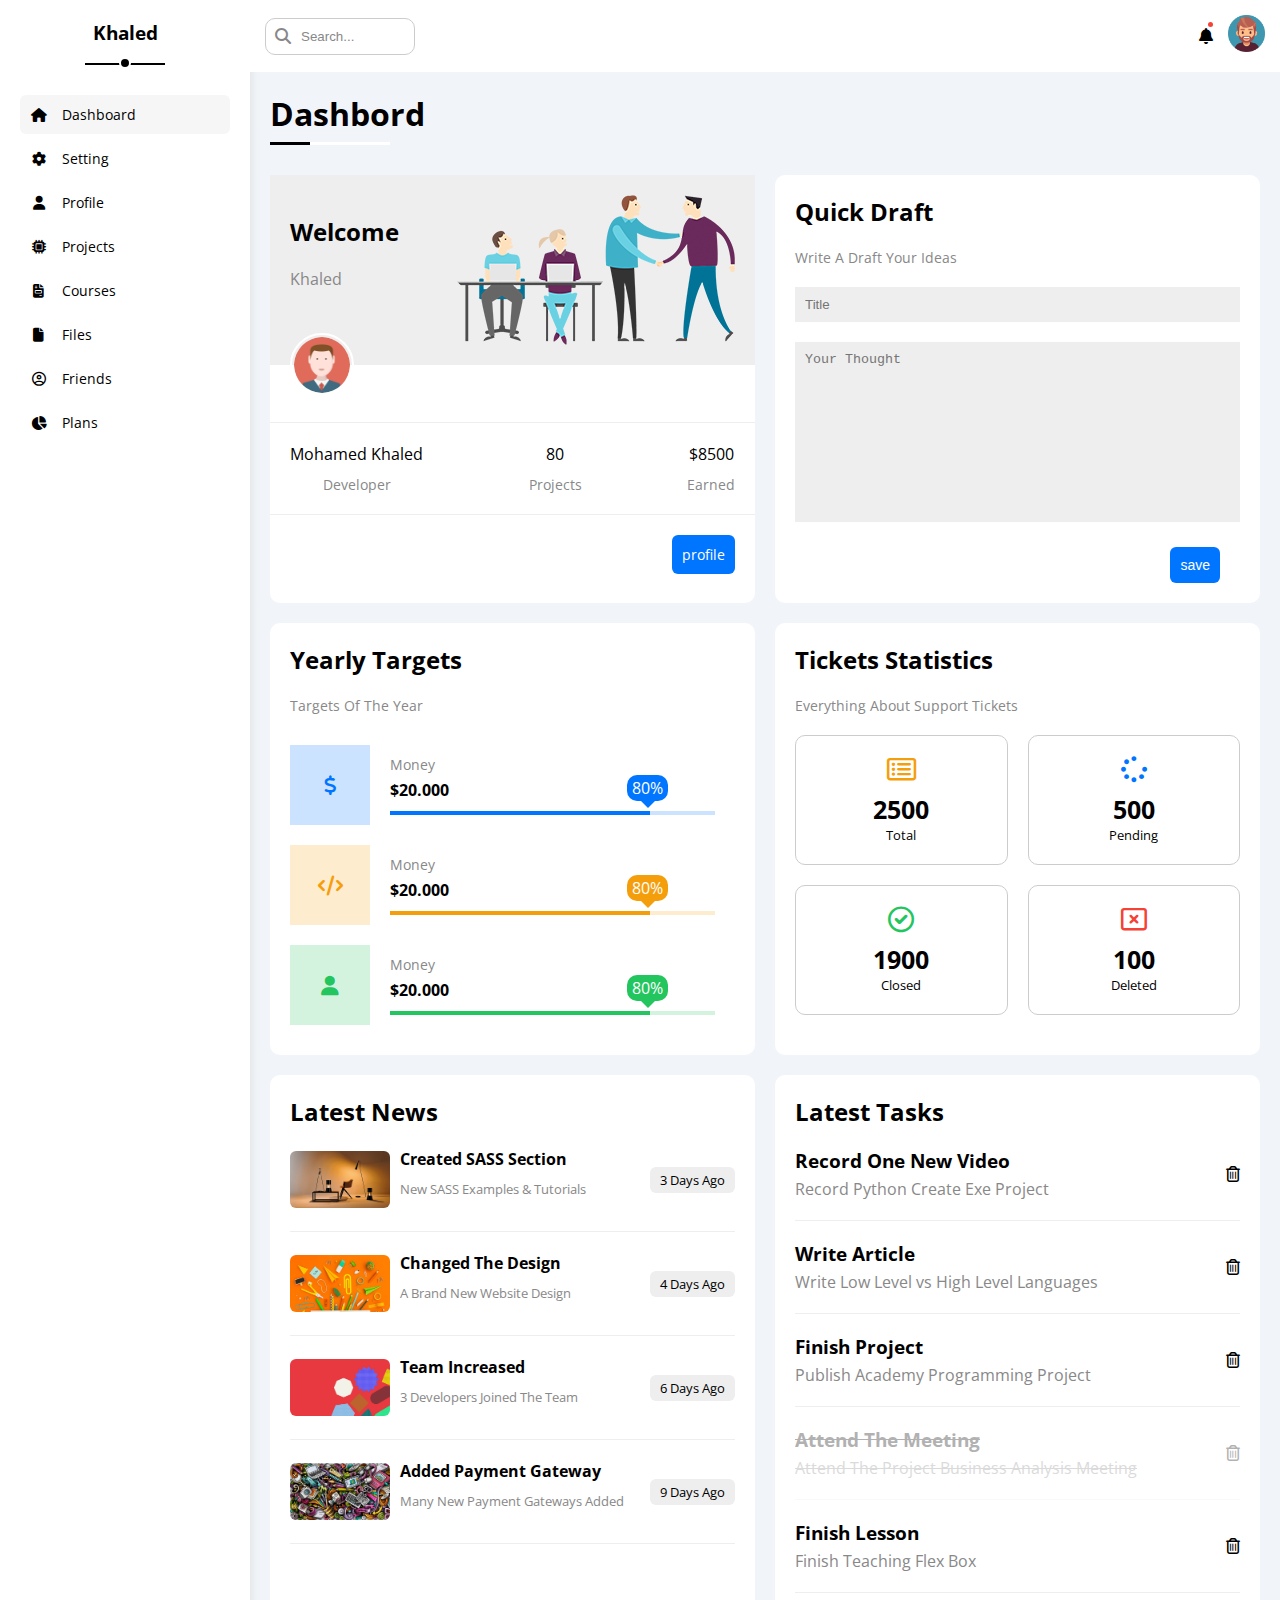
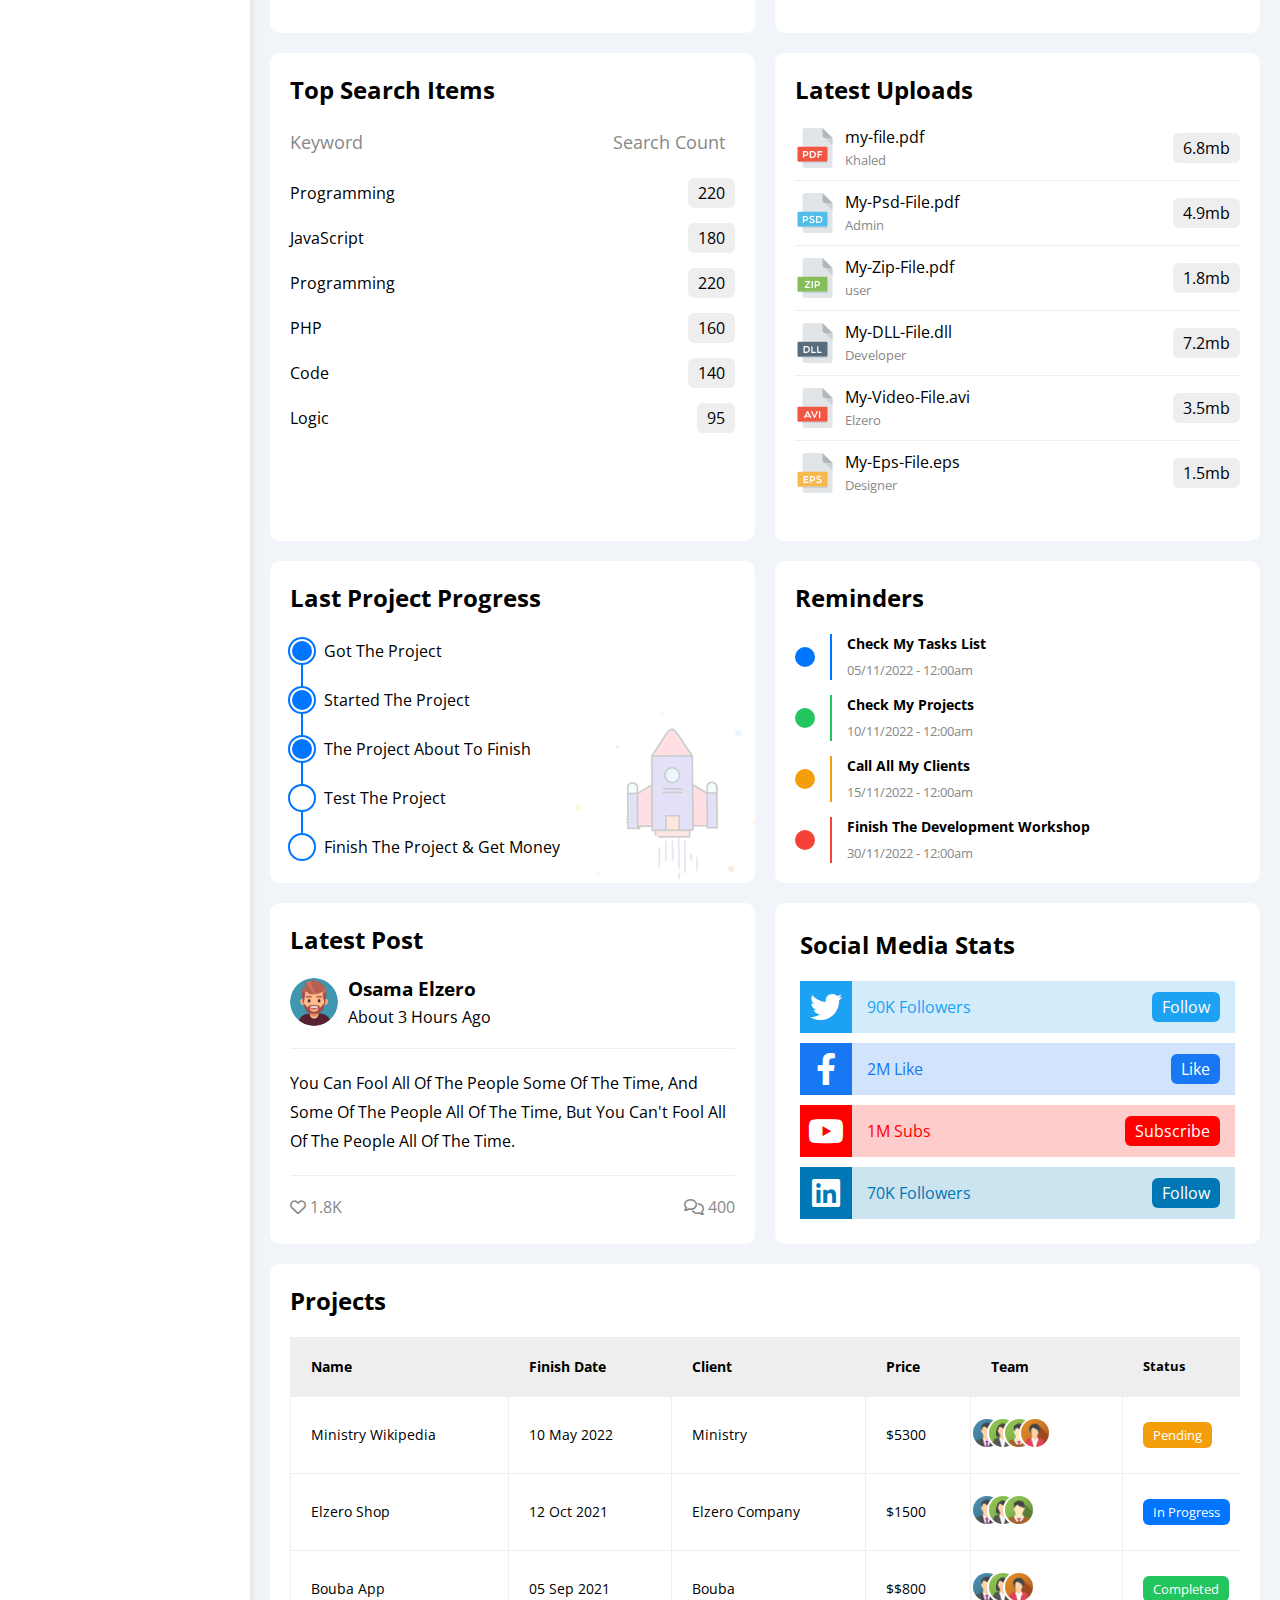
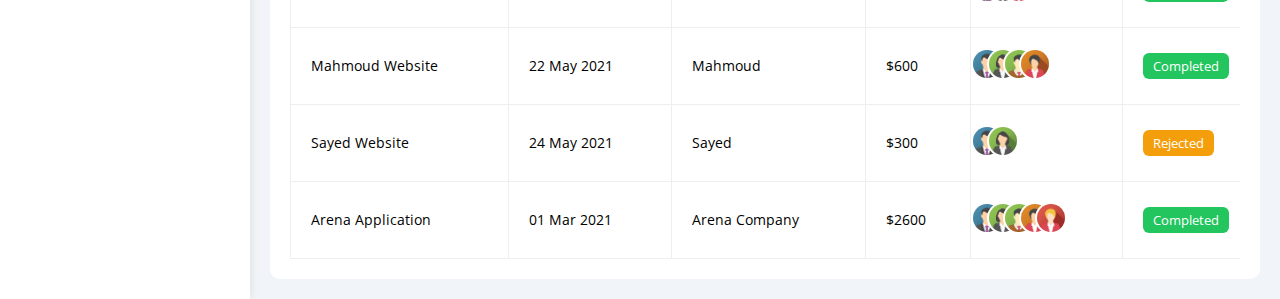
<file: index.html>
<!DOCTYPE html>
<html lang="en">
    <head>
        <meta charset="UTF-8">
        <meta http-equiv="X-UA-Compatible" content="IE=edge">
        <meta name="viewport" content="width=device-width, initial-scale=1.0">
        <title>DashBoard</title>
        <!-- google font  -->
        <link rel="preconnect" href="https://fonts.googleapis.com">
        <link rel="preconnect" href="https://fonts.gstatic.com" crossorigin>
        <link href="https://fonts.googleapis.com/css2?family=Cairo:wght@300;400;500;600;700;800;900&family=Open+Sans:wght@300;400;500;600;700;800&display=swap" rel="stylesheet">
        <!-- Font Awesome -->
        <link rel="stylesheet" href="css/all.min.css">
        <!-- My Framwork -->
        <link rel="stylesheet" href="css/framwork.css">
        <link rel="stylesheet" href="css/main.css">
    </head>
    <body>
        <div class="page d-flex">
            <div class="sidbar bg-white p-20 p-rel">
                <h3 class="txt-c p-rel mt-0 p-rel">Khaled</h3>
                <ul>
                    <li>
                        <a class="active d-flex alien-center fs-14 c-black rad-6 p-10" href="index.html">
                            <i class="fa-solid fa-house fa-fw"></i>
                            <span>Dashboard</span>
                        </a>
                    </li>
                    <li>
                        <a class="d-flex alien-center fs-14 c-black rad-6 p-10" href="setting.html">
                            <i class="fa-solid fa-gear fa-fw"></i>
                            <span>Setting</span>
                        </a>
                    </li>
                    <li>
                        <a class="d-flex alien-center fs-14 c-black rad-6 p-10" href="profile.html">
                            <i class="fa-solid fa-user fa-fw"></i>
                            <span>Profile</span>
                        </a>
                    </li>
                    <li>
                        <a class="d-flex alien-center fs-14 c-black rad-6 p-10" href="projects.html">
                            <i class="fa-solid fa-microchip fa-fw"></i>
                            <span>Projects</span>
                        </a>
                    </li>
                    <li>
                        <a class="d-flex alien-center fs-14 c-black rad-6 p-10" href="courses.html">
                            <i class="fa-solid fa-file-invoice fa-fw" ></i>
                            <span>Courses</span>
                        </a>
                    </li>
                    <li>
                        <a class="d-flex alien-center fs-14 c-black rad-6 p-10" href="files.html">
                            <i class="fa-solid fa-file fa-fw"></i>
                            <span>Files</span>
                        </a>
                    </li>
                    <li>
                        <a class="d-flex alien-center fs-14 c-black rad-6 p-10" href="friends.html">
                            <i class="fa-regular fa-circle-user fa-fw"></i>
                            <span>Friends</span>
                        </a>
                    </li>
                    <li>
                        <a class="d-flex alien-center fs-14 c-black rad-6 p-10" href="plans.html">
                            <i class="fa-solid fa-chart-pie fa-fw"></i>
                            <span>Plans</span>
                        </a>
                    </li>
                </ul>
            </div>
            <div class="content ">
                <div class="head between-flex full-w p-rel bg-white p-15">
                    <div class="search">
                        <input class="p-10" type="search" placeholder="Search...">
                    </div>
                    <div class="icons d-flex alien-center">
                        <span class="notify p-rel">
                            <i class="fa-solid fa-bell"></i>
                        </span>
                        <div class="avater">
                            <img src="images/Avater.png" alt="avater">
                        </div>
                    </div>
                </div>
                <h1 class="p-rel">Dashbord</h1>
                <!-- Start welcome -->
                <div class="wrapper d-grid gap-20">
                    <div class="welcome bg-white rad-10 txt-c-mobile block-moblie">
                        <div class="intro d-flex space-between p-20 bg-eee">
                            <div>
                                <h2 class="mb-20">Welcome</h2>
                                <p class="c-gray m-0">Khaled</p>
                            </div>
                            <img src="images/welcome.png" alt="welcome" class="hide-moblie">
                        </div>
                        <img src="images/avatar.png" alt="avatar">
                        <div class="body d-flex space-between txt-c block-moblie p-20 mt-20 mb-20">
                            <div>Mohamed Khaled <span class="d-block c-gray fs-14 mt-10">Developer</span></div>
                            <div>80 <span class="d-block c-gray fs-14 mt-10">Projects</span></div>
                            <div>$8500 <span class="d-block c-gray fs-14 mt-10">Earned</span></div>
                        </div>
                        <a class="visit d-block fs-14 rad-6 bg-blue c-white w-fit p-10" href="profile.html">profile</a>
                    </div>
                    <!-- End welcome -->
                    <!-- Start Draft -->
                    <div class="darft bg-white rad-10 p-20">
                        <h2 class="mt-0 mb-20">Quick Draft</h2>
                        <p class="mt-0 mb-20 fs-14 c-gray">Write A Draft Your Ideas</p>
                        <form action="">
                            <input type="text" class="full-w bg-eee mb-20 p-10 b-none" placeholder="Title">
                            <textarea class="full-w bg-eee mb-20 p-10 b-none" placeholder="Your Thought"></textarea>
                            <input class="visit d-block fs-14 rad-6 bg-blue c-white w-fit p-10 b-none save mr-20" type="button" value="save">
                        </form>
                    </div>
                    <!-- End Draft -->
                    <!-- Start target -->
                    <div class="target bg-white rad-10 p-20">
                        <h2 class="mt-0 mb-20">Yearly Targets</h2>
                        <p class="mt-0 mb-20 fs-14 c-gray">Targets Of The Year</p>
                        <div class="box blue d-flex alien-center">
                            <div class="icon f-center">
                                <i class="fa-solid fa-dollar-sign fa-lg c-blue"></i>
                            </div>
                            <div class="details p-20">
                                <span class="d-block c-gray fs-14">Money</span>
                                <span class="d-block f-bold mt-5 mb-10">$20.000</span>
                                <div class="progress p-rel">
                                    <span class="d-block bg-blue blue p-rel" style="width: 80%;">
                                        <span class="bg-blue" >80%</span>
                                    </span>
                                </div>
                            </div>
                        </div>
                        <div class="box orange d-flex alien-center">
                            <div class="icon f-center">
                                <i class="fa-solid fa-code fa-lg c-orange"></i>
                            </div>
                            <div class="details p-20">
                                <span class="d-block c-gray fs-14">Money</span>
                                <span class="d-block f-bold mt-5 mb-10">$20.000</span>
                                <div class="progress p-rel">
                                    <span class="d-block bg-orange orange p-rel" style="width: 80%;">
                                        <span class="bg-orange" >80%</span>
                                    </span>
                                </div>
                            </div>
                        </div>
                        <div class="box green d-flex alien-center">
                            <div class="icon f-center">
                                <i class="fa-solid fa-user fa-lg c-blue"></i>
                            </div>
                            <div class="details p-20">
                                <span class="d-block c-gray fs-14">Money</span>
                                <span class="d-block f-bold mt-5 mb-10">$20.000</span>
                                <div class="progress p-rel">
                                    <span class="d-block bg-green green p-rel" style="width: 80%;">
                                        <span class="bg-green" >80%</span>
                                    </span>
                                </div>
                            </div>
                        </div>
                    </div>
                    <!-- End target -->
                    <!-- Start tickets -->
                    <div class="tickets bg-white p-20 rad-10">
                        <h2 class="mt-0 mb-20">Tickets Statistics</h2>
                        <p class="mt-0 mb-20 fs-14 c-gray">Everything About Support Tickets</p>
                        <div class="d-flex txt-c alien-center f-wrap gap-20 t-content">
                            <div class="box p-20 rad-10 fs-13">
                                <i class="fa-regular fa-rectangle-list fa-2x mb-10 c-orange d-block"></i>
                                <span class="f-bold d-block fs-25">2500</span>
                                Total
                            </div>

                            <div class="box p-20 rad-10 fs-13">
                                <i class="fa-solid fa-spinner fa-2x mb-10 c-blue d-block"></i>
                                <span class="f-bold d-block fs-25">500</span>
                                Pending
                            </div>

                            <div class="box p-20 rad-10 fs-13">
                                <i class="fa-regular fa-circle-check fa-2x mb-10 c-green d-block"></i>
                                <span class="f-bold d-block fs-25">1900</span>
                                Closed
                            </div>

                            <div class="box p-20 rad-10 fs-13">
                                <i class="fa-regular fa-rectangle-xmark fa-2x mb-10 c-red d-block"></i>
                                <span class="f-bold d-block fs-25">100</span>
                                Deleted
                            </div>
                        </div>
                    </div>
                    <!-- Start tickets -->
                    <!-- Start news -->
                    <div class="news bg-white p-20 rad-10 txt-c-mobile">
                        <h2 class="mt-0 mb-20">Latest News</h2>
                        <div class="new-row d-flex alien-center ">
                            <img class="mr-10 rad-6" src="images/news-01.png" alt="news image">
                            <div class="new-content">
                                <h5 class="fs-16 mt-0 mb-10">Created SASS Section</h5>
                                <p class="fs-13 mt-0 c-gray">New SASS Examples & Tutorials</p>
                            </div>
                            <span class="label bt-shape bg-eee fs-13">3 Days Ago</span>
                        </div>

                        <div class="new-row d-flex alien-center txt-c-mobile">
                            <img class="mr-10 rad-6" src="images/news-02.png" alt="news image">
                            <div class="new-content">
                                <h5 class="fs-16 mt-0 mb-10">Changed The Design</h5>
                                <p class="fs-13 mt-0 c-gray">A Brand New Website Design</p>
                            </div>
                            <span class="label bt-shape bg-eee fs-13">4 Days Ago</span>
                        </div>

                        <div class="new-row d-flex alien-center txt-c-mobile">
                            <img class="mr-10 rad-6" src="images/news-03.png" alt="news image">
                            <div class="new-content">
                                <h5 class="fs-16 mt-0 mb-10">Team Increased</h5>
                                <p class="fs-13 mt-0 c-gray">3 Developers Joined The Team</p>
                            </div>
                            <span class="label bt-shape bg-eee fs-13">6 Days Ago</span>
                        </div>

                        <div class="new-row d-flex alien-center txt-c-mobile">
                            <img class="mr-10 rad-6" src="images/news-04.png" alt="news image">
                            <div class="new-content">
                                <h5 class="fs-16 mt-0 mb-10">Added Payment Gateway</h5>
                                <p class="fs-13 mt-0 c-gray">Many New Payment Gateways Added</p>
                            </div>
                            <span class="label bt-shape bg-eee fs-13">9 Days Ago</span>
                        </div>
                    </div>
                    <!-- End news -->
                    <!-- Start Tasks -->
                    <div class="tasks bg-white p-20 rad-10">
                        <h2 class="mt-0 mb-20">Latest Tasks</h2>
                        <div class="task-row mb-20 pb-20 between-flex">
                            <div class="info">
                                <h3 class="mt-0 mb-5">Record One New Video</h3>
                                <p class="m-0 c-gray">Record Python Create Exe Project</p>
                            </div>
                            <i class="fa-regular fa-trash-can delete"></i>
                        </div>
                        <div class="task-row mb-20 pb-20 between-flex">
                            <div class="info">
                                <h3 class="mt-0 mb-5">Write Article</h3>
                                <p class="m-0 c-gray">Write Low Level vs High Level Languages</p>
                            </div>
                            <i class="fa-regular fa-trash-can delete"></i>
                        </div>
                        <div class="task-row mb-20 pb-20 between-flex">
                            <div class="info">
                                <h3 class="mt-0 mb-5">Finish Project</h3>
                                <p class="m-0 c-gray">Publish Academy Programming Project</p>
                            </div>
                            <i class="fa-regular fa-trash-can delete"></i>
                        </div>
                        <div class="task-row mb-20 pb-20 between-flex done">
                            <div class="info">
                                <h3 class="mt-0 mb-5">Attend The Meeting</h3>
                                <p class="m-0 c-gray">Attend The Project Business Analysis Meeting</p>
                            </div>
                            <i class="fa-regular fa-trash-can delete"></i>
                        </div>
                        <div class="task-row mb-20 pb-20 between-flex">
                            <div class="info">
                                <h3 class="mt-0 mb-5">Finish Lesson</h3>
                                <p class="m-0 c-gray">Finish Teaching Flex Box</p>
                            </div>
                            <i class="fa-regular fa-trash-can delete"></i>
                        </div>
                    </div>
                    <!-- End Tasks -->
                    <!-- Start Top Search Items -->
                    <div class="top-search bg-white p-20 rad-10">
                        <h2 class="mt-0 mb-20">Top Search Items</h2>
                        <div class="serach-head between-flex c-gray mb-5">
                            <span class="fs-18">Keyword</span>
                            <span class="bt-shape fs-18">Search Count</span>
                        </div>
                        <div class="search-item between-flex pt-15 pd-15">
                            <span class="fs-16">Programming</span>
                            <span class="bt-shape bg-eee">220</span>
                        </div>
                        <div class="search-item between-flex pt-15 pd-15">
                            <span class="fs-16">JavaScript</span>
                            <span class="bt-shape bg-eee">180</span>
                        </div>
                        <div class="search-item between-flex pt-15 pd-15">
                            <span class="fs-16">Programming</span>
                            <span class="bt-shape bg-eee">220</span>
                        </div>
                        <div class="search-item between-flex pt-15 pd-15">
                            <span class="fs-16">PHP</span>
                            <span class="bt-shape bg-eee">160</span>
                        </div>
                        <div class="search-item between-flex pt-15 pd-15">
                            <span class="fs-16">Code</span>
                            <span class="bt-shape bg-eee">140</span>
                        </div>
                        <div class="search-item between-flex pt-15 pd-15">
                            <span class="fs-16">Logic</span>
                            <span class="bt-shape bg-eee">95</span>
                        </div>
                    </div>
                    <!-- End Top Search Items -->
                    <!-- Start latest upload -->
                    <div class="upload bg-white p-20 rad-10">
                        <h2 class="mt-0 mb-20">Latest Uploads</h2>
                        <ul>
                            <li class="between-flex mb-10 pb-10">
                                <div class="d-flex alien-center u-box">
                                    <img src="images/pdf.svg" alt="pdf image" class="mr-10">
                                    <div class=" ">
                                        <p class="d-block m-0">my-file.pdf</p>
                                        <span class="fs-13 c-gray">Khaled</span>
                                    </div>
                                </div>
                                <span class="bt-shape bg-eee">6.8mb</span>
                            </li>
                            <li class="between-flex mb-10 pb-10">
                                <div class="d-flex alien-center u-box">
                                    <img src="images/psd.svg" alt="pdf image" class="mr-10">
                                    <div class=" ">
                                        <p class="d-block m-0">My-Psd-File.pdf</p>
                                        <span class="fs-13 c-gray">Admin</span>
                                    </div>
                                </div>
                                <span class="bt-shape bg-eee">4.9mb</span>
                            </li>
                            <li class="between-flex mb-10 pb-10">
                                <div class="d-flex alien-center u-box">
                                    <img src="images/zip.svg" alt="pdf image" class="mr-10">
                                    <div class=" ">
                                        <p class="d-block m-0">My-Zip-File.pdf</p>
                                        <span class="fs-13 c-gray">user</span>
                                    </div>
                                </div>
                                <span class="bt-shape bg-eee">1.8mb</span>
                            </li>
                            <li class="between-flex mb-10 pb-10">
                                <div class="d-flex alien-center u-box">
                                    <img src="images/dll.svg" alt="pdf image" class="mr-10">
                                    <div class=" ">
                                        <p class="d-block m-0">My-DLL-File.dll</p>
                                        <span class="fs-13 c-gray">Developer</span>
                                    </div>
                                </div>
                                <span class="bt-shape bg-eee">7.2mb</span>
                            </li>
                            <li class="between-flex mb-10 pb-10">
                                <div class="d-flex alien-center u-box">
                                    <img src="images/avi.svg" alt="pdf image" class="mr-10">
                                    <div class=" ">
                                        <p class="d-block m-0">My-Video-File.avi</p>
                                        <span class="fs-13 c-gray">Elzero</span>
                                    </div>
                                </div>
                                <span class="bt-shape bg-eee">3.5mb</span>
                            </li>
                            <li class="between-flex mb-10 pb-10">
                                <div class="d-flex alien-center u-box">
                                    <img src="images/eps.svg" alt="pdf image" class="mr-10">
                                    <div class=" ">
                                        <p class="d-block m-0">My-Eps-File.eps</p>
                                        <span class="fs-13 c-gray">Designer</span>
                                    </div>
                                </div>
                                <span class="bt-shape bg-eee">1.5mb</span>
                            </li>
                        </ul>
                    </div>
                    <!-- End latest upload -->
                    <!-- Start Last project -->
                    <div class="last-projrct bg-white p-20 rad-10 p-rel">
                        <h2 class="mt-0 mb-20">Last Project Progress</h2>
                        <ul class="project-list m-0 p-rel">
                            <li class="mt-25 done d-flex alien-center">Got The Project</li>
                            <li class="mt-25 done d-flex alien-center">Started The Project</li>
                            <li class="mt-25 done d-flex alien-center">The Project About To Finish</li>
                            <li class="mt-25 current d-flex alien-center">Test The Project</li>
                            <li class="mt-25 d-flex alien-center">Finish The Project & Get Money</li>
                        </ul>
                        <img src="images/project.png" class="p-img hide-moblie" alt="project image">
                    </div>
                    <!-- End Last project -->
                    <!-- Start Reminders -->
                    <div class="reminders bg-white p-20 rad-10">
                        <h2 class="mt-0 mb-20">Reminders</h2>
                        <ul class="m-0">
                            <li class="blue d-flex alien-center mt-15">
                                <span class="bg-blue rad-half mr-15"></span>
                                <div class="pl-15">
                                    <p class="m-0 mb-5 fs-14 f-bold">Check My Tasks List</p>
                                    <span class="fs-13 c-gray">05/11/2022 - 12:00am</span>
                                </div>
                            </li>
                            <li class="green d-flex alien-center mt-15">
                                <span class="bg-green rad-half mr-15"></span>
                                <div class="pl-15">
                                    <p class="m-0 mb-5 fs-14 f-bold">Check My Projects</p>
                                    <span class="fs-13 c-gray">10/11/2022 - 12:00am</span>
                                </div>
                            </li>
                            <li class="orange d-flex alien-center mt-15">
                                <span class="bg-orange rad-half mr-15"></span>
                                <div class="pl-15">
                                    <p class="m-0 mb-5 fs-14 f-bold">Call All My Clients</p>
                                    <span class="fs-13 c-gray">15/11/2022 - 12:00am</span>
                                </div>
                            </li>
                            <li class="red d-flex alien-center mt-15">
                                <span class="bg-red rad-half mr-15"></span>
                                <div class="pl-15">
                                    <p class="m-0 mb-5 fs-14 f-bold">Finish The Development Workshop</p>
                                    <span class="fs-13 c-gray">30/11/2022 - 12:00am</span>
                                </div>
                            </li>
                        </ul>
                    </div>
                    <!-- End Reminders -->
                    <!-- Start latest post -->
                    <div class="latest-post bg-white p-20 rad-10">
                        <h2 class="mt-0 mb-25">Latest Post</h2>
                        <div class="top d-flex alien-center">
                            <img class="rad-half post-img mr-10" src="images/Avater.png" alt="latest post image">
                            <div>
                                <h3 class="mt-0 mb-5">Osama Elzero</h3>
                                <span>About 3 Hours Ago</span>
                            </div>
                        </div>
                        <div class="post-content mt-20 mb-20 pt-20 pb-20 txt-c-mobile">
                            You Can Fool All Of The People Some Of The Time, And Some Of The People All Of The Time, But You Can't Fool All Of The People All Of The Time.
                        </div>
                        <div class="post-stats between-flex c-gray">
                            <div>
                                <i class="fa-regular fa-heart"></i>
                                <span>1.8K</span>
                            </div>
                            <div>
                                <i class="fa-regular fa-comments"></i>
                                <span>400</span>
                            </div>
                        </div>
                    </div>
                    <!-- End latest post -->
                    <!-- Start social media -->
                    <div class="social-medaia bg-white p-25 rad-10">
                        <h2 class="mt-0 mb-25">Social Media Stats</h2>
                        <ul class="m-0">
                            <li class="between-flex twitter mt-10">
                                <div class="d-flex alien-center">
                                    <i class="fa-brands fa-twitter fa-2x c-white h-full f-center p-10 mr-15"></i>
                                    <span>90K Followers</span>
                                </div>
                                <span class="bt-shape c-white mr-15">Follow</span>
                            </li>
                            <li class="between-flex facebook mt-10">
                                <div class="d-flex alien-center">
                                    <i class="fa-brands fa-facebook-f fa-2x c-white h-full f-center p-10 mr-15"></i>
                                    <span>2M Like</span>
                                </div>
                                <span class="bt-shape c-white mr-15">Like</span>
                            </li>
                            <li class="between-flex youtube mt-10">
                                <div class="d-flex alien-center">
                                    <i class="fa-brands fa-youtube fa-2x c-white h-full f-center p-10 mr-15"></i>
                                    <span>1M Subs</span>
                                </div>
                                <span class="bt-shape c-white mr-15">Subscribe</span>
                            </li>
                            <li class="between-flex linkedin  mt-10">
                                <div class="d-flex alien-center">
                                    <i class="fa-brands fa-linkedin  fa-2x c-white h-full f-center p-10 mr-15"></i>
                                    <span>70K Followers</span>
                                </div>
                                <span class="bt-shape c-white mr-15">Follow</span>
                            </li>
                        </ul>
                    </div>
                    <!-- End social media -->
                </div>
                <!-- End wrapper -->
                <!-- Start project table -->
                <div class="project-table bg-white rad-10 p-20 m-20">
                    <h2 class="mt-0 mb-20">Projects</h2>
                    <div class="table ">
                        <table class="fs-14 full-w">
                            <thead class="f-bold bg-eee">
                                <tr>
                                    <td>Name</td>
                                    <td>Finish Date</td>
                                    <td>Client</td>
                                    <td>Price</td>
                                    <td>Team</td>
                                    <td>Status</td>
                                </tr>
                            </thead>
                            <tbody>
                                <tr>
                                    <td>Ministry Wikipedia</td>
                                    <td>10 May 2022</td>
                                    <td>Ministry</td>
                                    <td>$5300</td>
                                    <td>
                                        <img src="images/team-01.png" alt="team image">
                                        <img src="images/team-02.png" alt="team image">
                                        <img src="images/team-03.png" alt="team image">
                                        <img src="images/team-04.png" alt="team image">
                                    </td>
                                    <td><span class="bt-shape bg-orange c-white">Pending</span></td>
                                </tr>
                                <tr>
                                    <td>Elzero Shop</td>
                                    <td>12 Oct 2021</td>
                                    <td>Elzero Company</td>
                                    <td>$1500</td>
                                    <td>
                                        <img src="images/team-01.png" alt="team image">
                                        <img src="images/team-02.png" alt="team image">
                                        <img src="images/team-03.png" alt="team image">
                                    </td>
                                    <td><span class="bt-shape bg-blue c-white">In Progress</span></td>
                                </tr>
                                <tr>
                                    <td>Bouba App</td>
                                    <td>	05 Sep 2021</td>
                                    <td>Bouba</td>
                                    <td>$$800</td>
                                    <td>
                                        <img src="images/team-01.png" alt="team image">
                                        <img src="images/team-02.png" alt="team image">
                                        <img src="images/team-04.png" alt="team image">
                                    </td>
                                    <td><span class="bt-shape bg-green c-white">Completed</span></td>
                                </tr>
                                <tr>
                                    <td>Mahmoud Website</td>
                                    <td>22 May 2021</td>
                                    <td>Mahmoud</td>
                                    <td>$600</td>
                                    <td>
                                        <img src="images/team-01.png" alt="team image">
                                        <img src="images/team-02.png" alt="team image">
                                        <img src="images/team-03.png" alt="team image">
                                        <img src="images/team-04.png" alt="team image">
                                    </td>
                                    <td><span class="bt-shape bg-green c-white">Completed</span></td>
                                </tr>
                                <tr>
                                    <td>Sayed Website</td>
                                    <td>24 May 2021</td>
                                    <td>Sayed</td>
                                    <td>$300</td>
                                    <td>
                                        <img src="images/team-01.png" alt="team image">
                                        <img src="images/team-02.png" alt="team image">
                                    </td>
                                    <td><span class="bt-shape bg-orange c-white">Rejected</span></td>
                                </tr>
                                <tr>
                                    <td>Arena Application</td>
                                    <td>01 Mar 2021</td>
                                    <td>Arena Company</td>
                                    <td>$2600</td>
                                    <td>
                                        <img src="images/team-01.png" alt="team image">
                                        <img src="images/team-02.png" alt="team image">
                                        <img src="images/team-03.png" alt="team image">
                                        <img src="images/team-04.png" alt="team image">
                                        <img src="images/team-05.png" alt="team image">
                                    </td>
                                    <td><span class="bt-shape bg-green c-white">Completed</span></td>
                                </tr>
                            </tbody>
                        </table>
                    </div>
                </div>
                <!-- End project table -->
            </div>
        </div>
    </body>
</html>
</file>
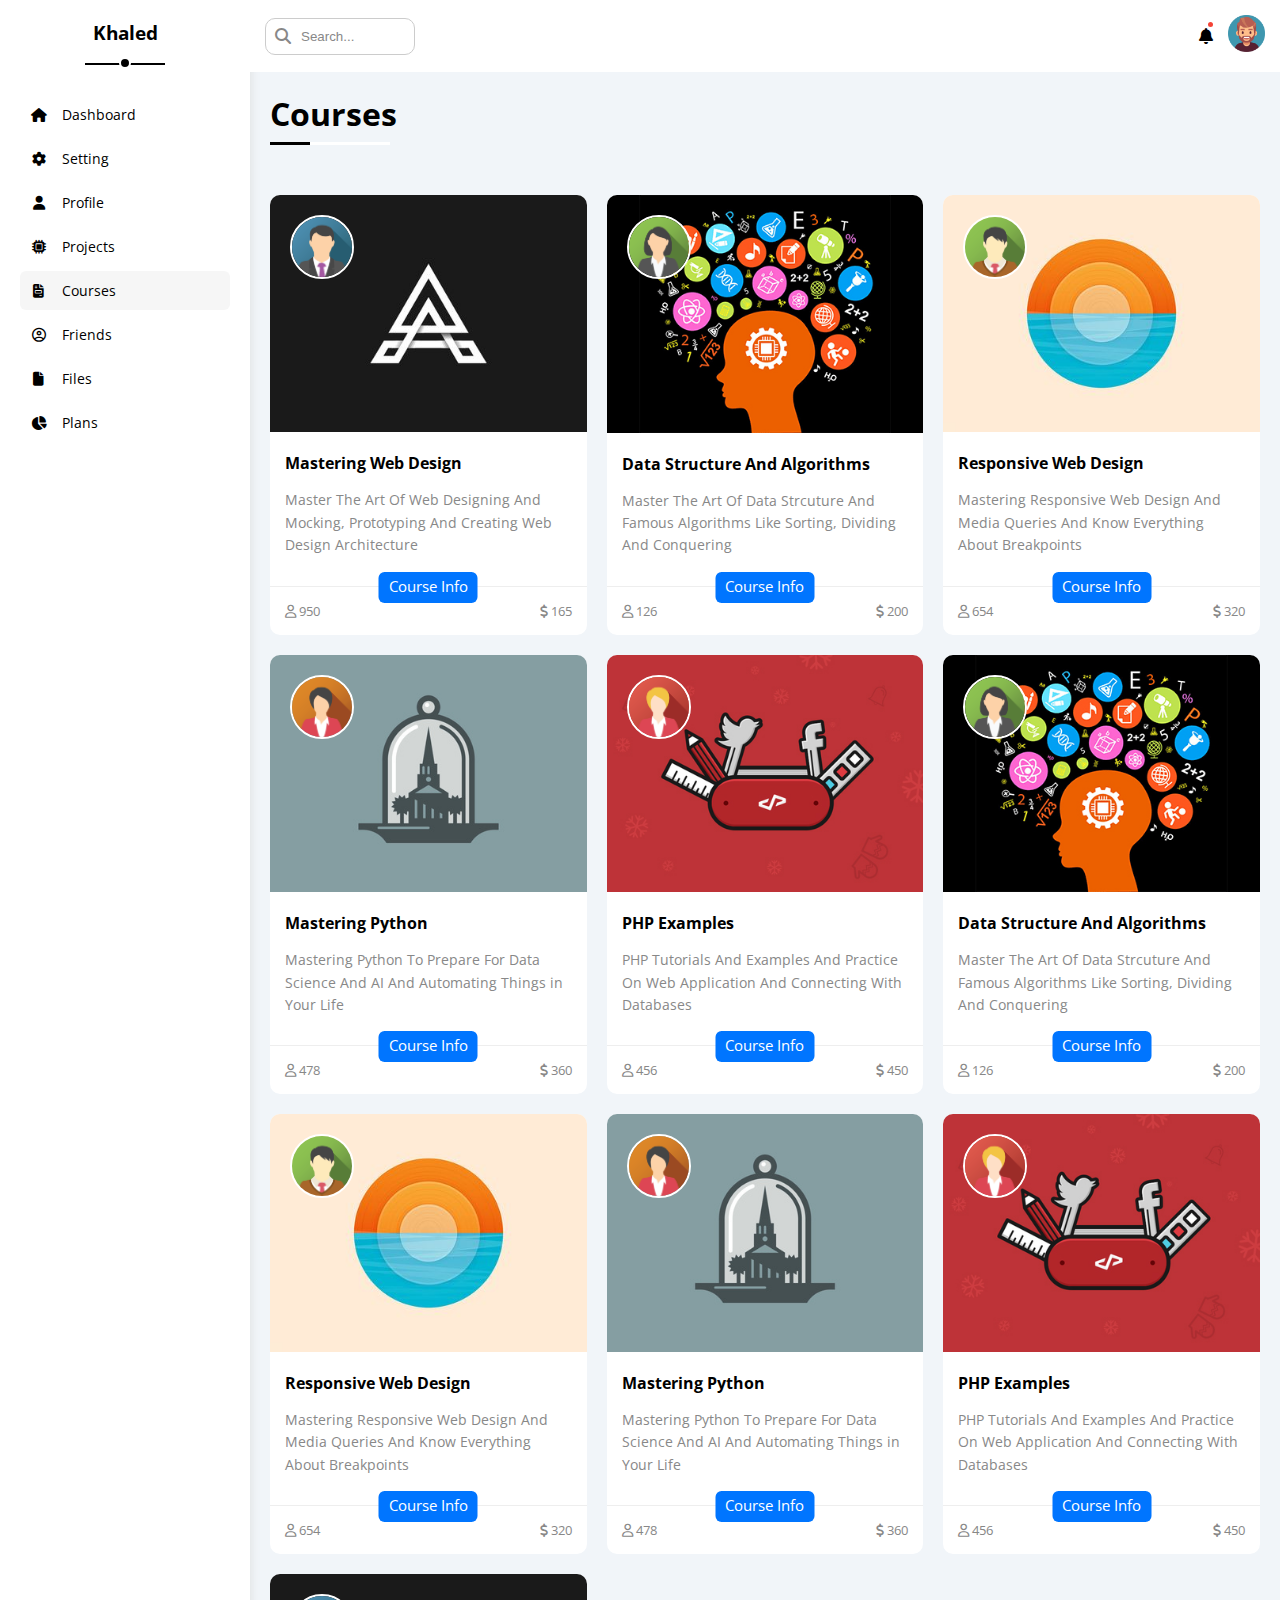
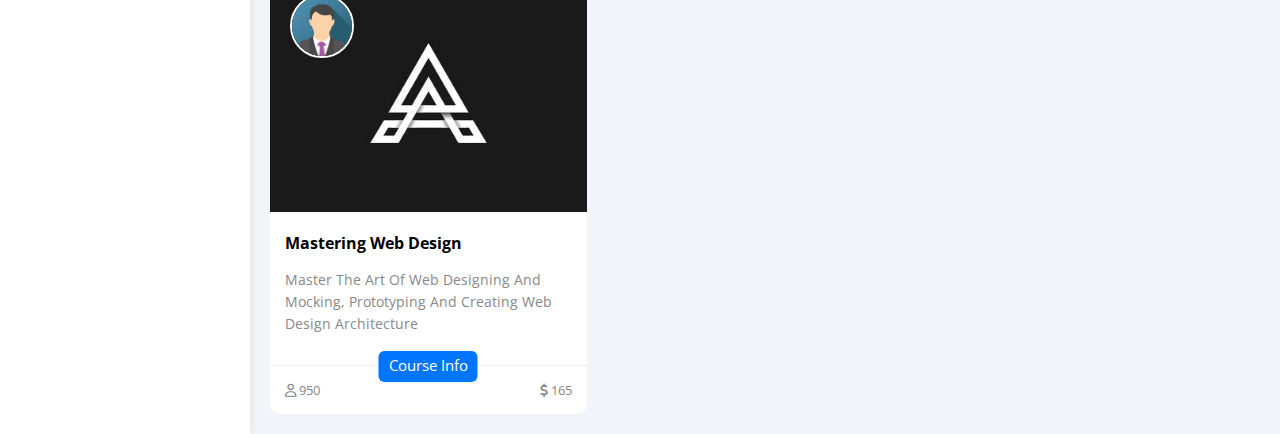
<file: courses.html>
<!DOCTYPE html>
<html lang="en">
    <head>
        <meta charset="UTF-8">
        <meta http-equiv="X-UA-Compatible" content="IE=edge">
        <meta name="viewport" content="width=device-width, initial-scale=1.0">
        <title>Courses</title>
        <!-- google font  -->
        <link rel="preconnect" href="https://fonts.googleapis.com">
        <link rel="preconnect" href="https://fonts.gstatic.com" crossorigin>
        <link href="https://fonts.googleapis.com/css2?family=Cairo:wght@300;400;500;600;700;800;900&family=Open+Sans:wght@300;400;500;600;700;800&display=swap" rel="stylesheet">
        <!-- Font Awesome -->
        <link rel="stylesheet" href="css/all.min.css">
        <!-- My Framwork -->
        <link rel="stylesheet" href="css/framwork.css">
        <link rel="stylesheet" href="css/main.css">
    </head>
    <body>
        <div class="page d-flex">
            <div class="sidbar bg-white p-20 p-rel">
                <h3 class="txt-c p-rel mt-0 p-rel">Khaled</h3>
                <ul>
                    <li>
                        <a class="d-flex alien-center fs-14 c-black rad-6 p-10" href="index.html">
                            <i class="fa-solid fa-house fa-fw"></i>
                            <span>Dashboard</span>
                        </a>
                    </li>
                    <li>
                        <a class=" d-flex alien-center fs-14 c-black rad-6 p-10" href="setting.html">
                            <i class="fa-solid fa-gear fa-fw"></i>
                            <span>Setting</span>
                        </a>
                    </li>
                    <li>
                        <a class="d-flex alien-center fs-14 c-black rad-6 p-10" href="profile.html">
                            <i class="fa-solid fa-user fa-fw"></i>
                            <span>Profile</span>
                        </a>
                    </li>
                    <li>
                        <a class="d-flex alien-center fs-14 c-black rad-6 p-10" href="projects.html">
                            <i class="fa-solid fa-microchip fa-fw"></i>
                            <span>Projects</span>
                        </a>
                    </li>
                    <li>
                        <a class="active d-flex alien-center fs-14 c-black rad-6 p-10" href="courses.html">
                            <i class="fa-solid fa-file-invoice fa-fw" ></i>
                            <span>Courses</span>
                        </a>
                    </li>
                    <li>
                        <a class="d-flex alien-center fs-14 c-black rad-6 p-10" href="friends.html">
                            <i class="fa-regular fa-circle-user fa-fw"></i>
                            <span>Friends</span>
                        </a>
                    </li>
                    <li>
                        <a class="d-flex alien-center fs-14 c-black rad-6 p-10" href="files.html">
                            <i class="fa-solid fa-file fa-fw"></i>
                            <span>Files</span>
                        </a>
                    </li>
                    <li>
                        <a class="d-flex alien-center fs-14 c-black rad-6 p-10" href="plans.html">
                            <i class="fa-solid fa-chart-pie fa-fw"></i>
                            <span>Plans</span>
                        </a>
                    </li>
                </ul>
            </div>
            <div class="content ">
                <div class="head between-flex full-w p-rel bg-white p-15">
                    <div class="search">
                        <input class="p-10" type="search" placeholder="Search...">
                    </div>
                    <div class="icons d-flex alien-center">
                        <span class="notify p-rel">
                            <i class="fa-solid fa-bell"></i>
                        </span>
                        <div class="avater">
                            <img src="images/Avater.png" alt="avater">
                        </div>
                    </div>
                </div>
                <h1 class="p-rel">Courses</h1>
                <div class="courses-page p-20 d-grid gap-20">
                    <!-- Start courses box -->
                    <div class="courses-box bg-white rad-10 p-rel">
                        <img src="images/course-01.jpg" alt="course cover" class="cover">
                        <img src="images/team-01.png" alt="team image" class="instractor">
                        <div class="text p-15">
                            <h4 class="m-0">Mastering Web Design</h4>
                            <p class="mt-15 c-gray fs-14">Master The Art Of Web Designing And Mocking, Prototyping And Creating Web Design Architecture</p>
                        </div>
                        <div class="info between-flex p-15 p-rel">
                            <span class="bt-shape bg-blue c-white info-btn">Course Info</span>
                            <span class="c-gray">
                                <i class="fa-regular fa-user"></i>
                                950
                            </span>
                            <span class="c-gray">
                                <i class="fa-solid fa-dollar-sign"></i>
                                165
                            </span>
                        </div>
                    </div>
                    <!-- End courses box  -->
                    <!-- Start courses box -->
                    <div class="courses-box bg-white rad-10 p-rel">
                        <img src="images/course-02.jpg" alt="course cover" class="cover">
                        <img src="images/team-02.png" alt="team image" class="instractor">
                        <div class="text p-15">
                            <h4 class="m-0">Data Structure And Algorithms</h4>
                            <p class="mt-15 c-gray fs-14">Master The Art Of Data Strcuture And Famous Algorithms Like Sorting, Dividing And Conquering</p>
                        </div>
                        <div class="info between-flex p-15 p-rel">
                            <span class="bt-shape bg-blue c-white info-btn">Course Info</span>
                            <span class="c-gray">
                                <i class="fa-regular fa-user"></i>
                                126
                            </span>
                            <span class="c-gray">
                                <i class="fa-solid fa-dollar-sign"></i>
                                200
                            </span>
                        </div>
                    </div>
                    <!-- End courses box  -->
                    <!-- Start courses box -->
                    <div class="courses-box bg-white rad-10 p-rel">
                        <img src="images/course-03.jpg" alt="course cover" class="cover">
                        <img src="images/team-03.png" alt="team image" class="instractor">
                        <div class="text p-15">
                            <h4 class="m-0">Responsive Web Design</h4>
                            <p class="mt-15 c-gray fs-14">Mastering Responsive Web Design And Media Queries And Know Everything About Breakpoints</p>
                        </div>
                        <div class="info between-flex p-15 p-rel">
                            <span class="bt-shape bg-blue c-white info-btn">Course Info</span>
                            <span class="c-gray">
                                <i class="fa-regular fa-user"></i>
                                654
                            </span>
                            <span class="c-gray">
                                <i class="fa-solid fa-dollar-sign"></i>
                                320
                            </span>
                        </div>
                    </div>
                    <!-- End courses box  -->
                    <!-- Start courses box -->
                    <div class="courses-box bg-white rad-10 p-rel">
                        <img src="images/course-04.jpg" alt="course cover" class="cover">
                        <img src="images/team-04.png" alt="team image" class="instractor">
                        <div class="text p-15">
                            <h4 class="m-0">Mastering Python</h4>
                            <p class="mt-15 c-gray fs-14">Mastering Python To Prepare For Data Science And AI And Automating Things in Your Life</p>
                        </div>
                        <div class="info between-flex p-15 p-rel">
                            <span class="bt-shape bg-blue c-white info-btn">Course Info</span>
                            <span class="c-gray">
                                <i class="fa-regular fa-user"></i>
                                478
                            </span>
                            <span class="c-gray">
                                <i class="fa-solid fa-dollar-sign"></i>
                                360
                            </span>
                        </div>
                    </div>
                    <!-- End courses box  -->
                    <!-- Start courses box -->
                    <div class="courses-box bg-white rad-10 p-rel">
                        <img src="images/course-05.jpg" alt="course cover" class="cover">
                        <img src="images/team-05.png" alt="team image" class="instractor">
                        <div class="text p-15">
                            <h4 class="m-0">PHP Examples</h4>
                            <p class="mt-15 c-gray fs-14">PHP Tutorials And Examples And Practice On Web Application And Connecting With Databases</p>
                        </div>
                        <div class="info between-flex p-15 p-rel">
                            <span class="bt-shape bg-blue c-white info-btn">Course Info</span>
                            <span class="c-gray">
                                <i class="fa-regular fa-user"></i>
                                456
                            </span>
                            <span class="c-gray">
                                <i class="fa-solid fa-dollar-sign"></i>
                                450
                            </span>
                        </div>
                    </div>
                    <!-- End courses box  -->
                    <!-- Start courses box -->
                    <div class="courses-box bg-white rad-10 p-rel">
                        <img src="images/course-02.jpg" alt="course cover" class="cover">
                        <img src="images/team-02.png" alt="team image" class="instractor">
                        <div class="text p-15">
                            <h4 class="m-0">Data Structure And Algorithms</h4>
                            <p class="mt-15 c-gray fs-14">Master The Art Of Data Strcuture And Famous Algorithms Like Sorting, Dividing And Conquering</p>
                        </div>
                        <div class="info between-flex p-15 p-rel">
                            <span class="bt-shape bg-blue c-white info-btn">Course Info</span>
                            <span class="c-gray">
                                <i class="fa-regular fa-user"></i>
                                126
                            </span>
                            <span class="c-gray">
                                <i class="fa-solid fa-dollar-sign"></i>
                                200
                            </span>
                        </div>
                    </div>
                    <!-- End courses box  -->
                    <!-- Start courses box -->
                    <div class="courses-box bg-white rad-10 p-rel">
                        <img src="images/course-03.jpg" alt="course cover" class="cover">
                        <img src="images/team-03.png" alt="team image" class="instractor">
                        <div class="text p-15">
                            <h4 class="m-0">Responsive Web Design</h4>
                            <p class="mt-15 c-gray fs-14">Mastering Responsive Web Design And Media Queries And Know Everything About Breakpoints</p>
                        </div>
                        <div class="info between-flex p-15 p-rel">
                            <span class="bt-shape bg-blue c-white info-btn">Course Info</span>
                            <span class="c-gray">
                                <i class="fa-regular fa-user"></i>
                                654
                            </span>
                            <span class="c-gray">
                                <i class="fa-solid fa-dollar-sign"></i>
                                320
                            </span>
                        </div>
                    </div>
                    <!-- End courses box  -->
                    <!-- Start courses box -->
                    <div class="courses-box bg-white rad-10 p-rel">
                        <img src="images/course-04.jpg" alt="course cover" class="cover">
                        <img src="images/team-04.png" alt="team image" class="instractor">
                        <div class="text p-15">
                            <h4 class="m-0">Mastering Python</h4>
                            <p class="mt-15 c-gray fs-14">Mastering Python To Prepare For Data Science And AI And Automating Things in Your Life</p>
                        </div>
                        <div class="info between-flex p-15 p-rel">
                            <span class="bt-shape bg-blue c-white info-btn">Course Info</span>
                            <span class="c-gray">
                                <i class="fa-regular fa-user"></i>
                                478
                            </span>
                            <span class="c-gray">
                                <i class="fa-solid fa-dollar-sign"></i>
                                360
                            </span>
                        </div>
                    </div>
                    <!-- End courses box  -->
                    <!-- Start courses box -->
                    <div class="courses-box bg-white rad-10 p-rel">
                        <img src="images/course-05.jpg" alt="course cover" class="cover">
                        <img src="images/team-05.png" alt="team image" class="instractor">
                        <div class="text p-15">
                            <h4 class="m-0">PHP Examples</h4>
                            <p class="mt-15 c-gray fs-14">PHP Tutorials And Examples And Practice On Web Application And Connecting With Databases</p>
                        </div>
                        <div class="info between-flex p-15 p-rel">
                            <span class="bt-shape bg-blue c-white info-btn">Course Info</span>
                            <span class="c-gray">
                                <i class="fa-regular fa-user"></i>
                                456
                            </span>
                            <span class="c-gray">
                                <i class="fa-solid fa-dollar-sign"></i>
                                450
                            </span>
                        </div>
                    </div>
                    <!-- End courses box  -->
                    <!-- Start courses box -->
                    <div class="courses-box bg-white rad-10 p-rel">
                        <img src="images/course-01.jpg" alt="course cover" class="cover">
                        <img src="images/team-01.png" alt="team image" class="instractor">
                        <div class="text p-15">
                            <h4 class="m-0">Mastering Web Design</h4>
                            <p class="mt-15 c-gray fs-14">Master The Art Of Web Designing And Mocking, Prototyping And Creating Web Design Architecture</p>
                        </div>
                        <div class="info between-flex p-15 p-rel">
                            <span class="bt-shape bg-blue c-white info-btn">Course Info</span>
                            <span class="c-gray">
                                <i class="fa-regular fa-user"></i>
                                950
                            </span>
                            <span class="c-gray">
                                <i class="fa-solid fa-dollar-sign"></i>
                                165
                            </span>
                        </div>
                    </div>
                    <!-- End courses box  -->
                </div>
            </div>
        </div>
    </body>
</html>
</file>
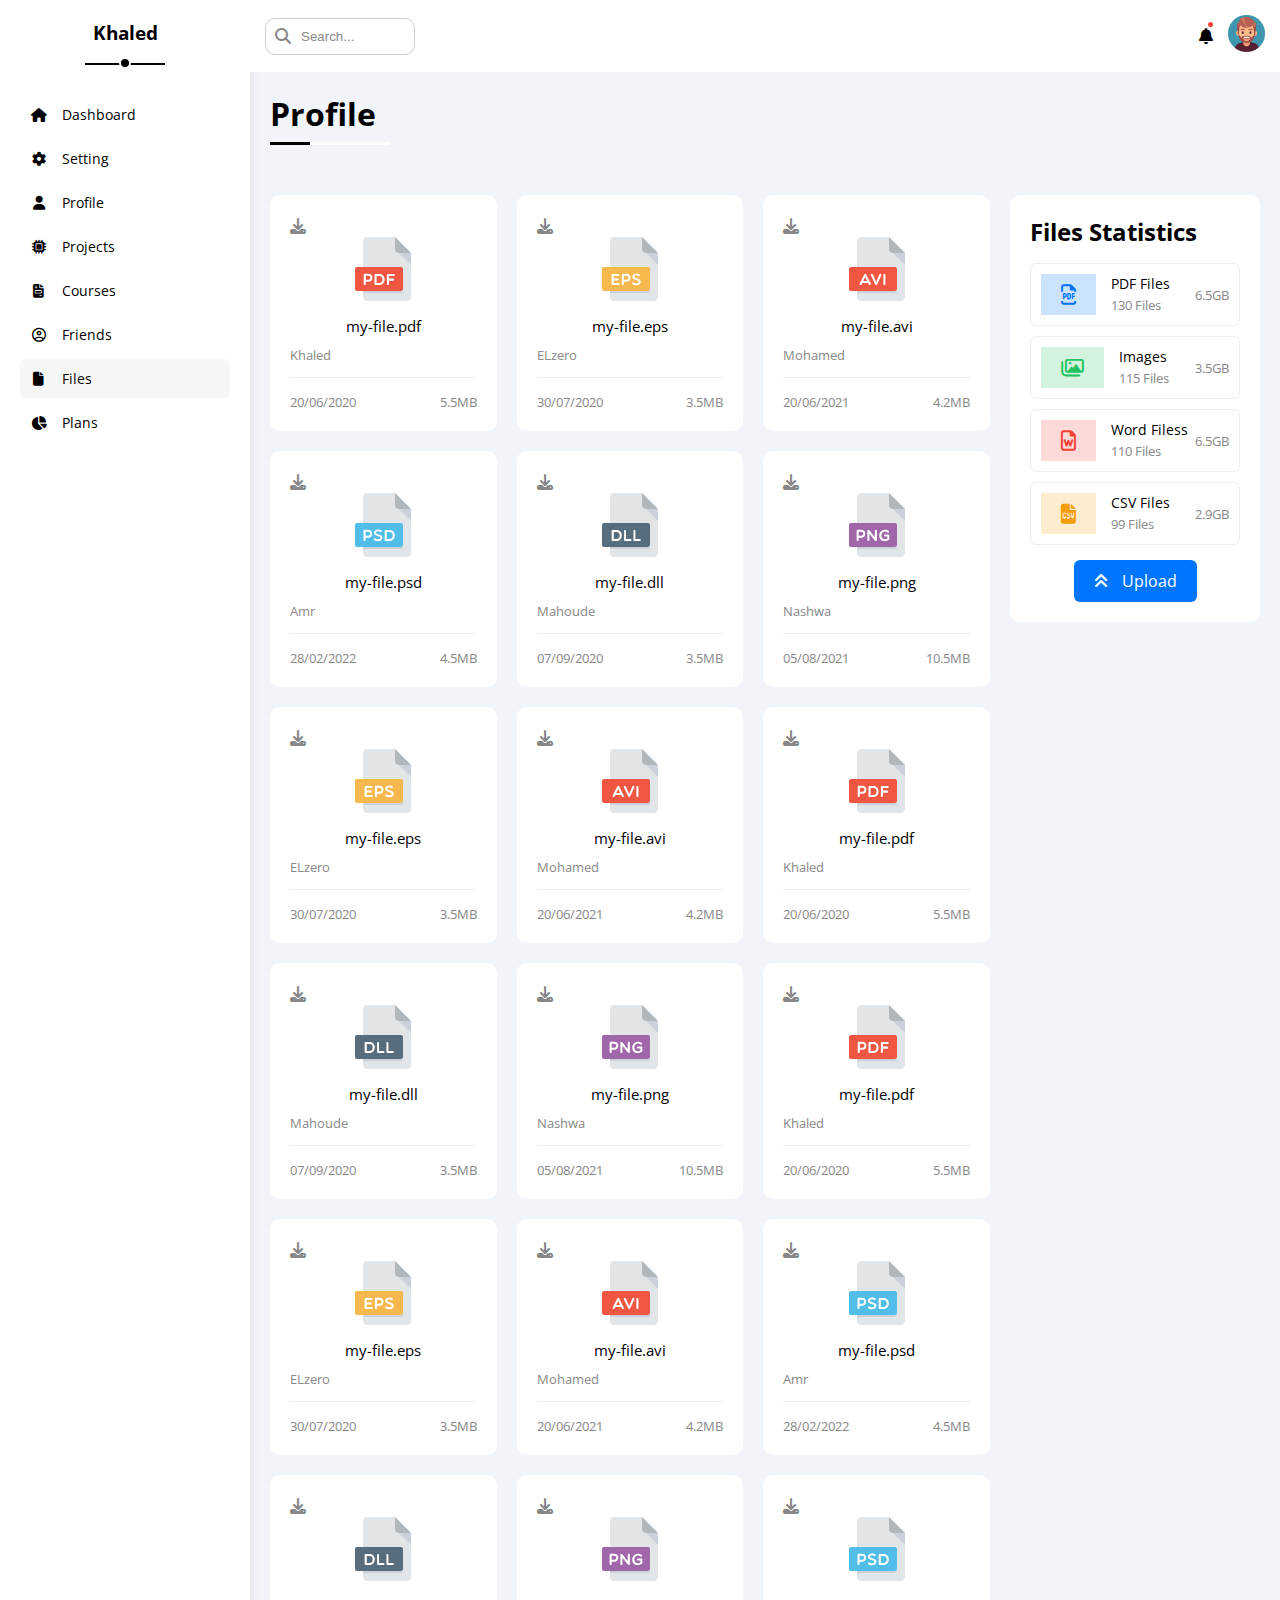
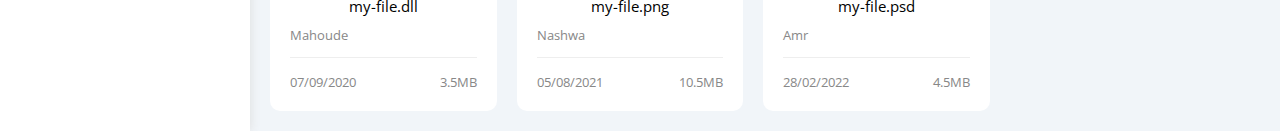
<file: files.html>
<!DOCTYPE html>
<html lang="en">
    <head>
        <meta charset="UTF-8">
        <meta http-equiv="X-UA-Compatible" content="IE=edge">
        <meta name="viewport" content="width=device-width, initial-scale=1.0">
        <title>Files</title>
        <!-- google font  -->
        <link rel="preconnect" href="https://fonts.googleapis.com">
        <link rel="preconnect" href="https://fonts.gstatic.com" crossorigin>
        <link href="https://fonts.googleapis.com/css2?family=Cairo:wght@300;400;500;600;700;800;900&family=Open+Sans:wght@300;400;500;600;700;800&display=swap" rel="stylesheet">
        <!-- Font Awesome -->
        <link rel="stylesheet" href="css/all.min.css">
        <!-- My Framwork -->
        <link rel="stylesheet" href="css/framwork.css">
        <link rel="stylesheet" href="css/main.css">
    </head>
    <body>
        <div class="page d-flex">
            <div class="sidbar bg-white p-20 p-rel">
                <h3 class="txt-c p-rel mt-0 p-rel">Khaled</h3>
                <ul>
                    <li>
                        <a class="d-flex alien-center fs-14 c-black rad-6 p-10" href="index.html">
                            <i class="fa-solid fa-house fa-fw"></i>
                            <span>Dashboard</span>
                        </a>
                    </li>
                    <li>
                        <a class=" d-flex alien-center fs-14 c-black rad-6 p-10" href="setting.html">
                            <i class="fa-solid fa-gear fa-fw"></i>
                            <span>Setting</span>
                        </a>
                    </li>
                    <li>
                        <a class=" d-flex alien-center fs-14 c-black rad-6 p-10" href="profile.html">
                            <i class="fa-solid fa-user fa-fw"></i>
                            <span>Profile</span>
                        </a>
                    </li>
                    <li>
                        <a class="d-flex alien-center fs-14 c-black rad-6 p-10" href="projects.html">
                            <i class="fa-solid fa-microchip fa-fw"></i>
                            <span>Projects</span>
                        </a>
                    </li>
                    <li>
                        <a class="d-flex alien-center fs-14 c-black rad-6 p-10" href="courses.html">
                            <i class="fa-solid fa-file-invoice fa-fw" ></i>
                            <span>Courses</span>
                        </a>
                    </li>
                    <li>
                        <a class="d-flex alien-center fs-14 c-black rad-6 p-10" href="friends.html">
                            <i class="fa-regular fa-circle-user fa-fw"></i>
                            <span>Friends</span>
                        </a>
                    </li>
                    <li>
                        <a class="active d-flex alien-center fs-14 c-black rad-6 p-10" href="files.html">
                            <i class="fa-solid fa-file fa-fw"></i>
                            <span>Files</span>
                        </a>
                    </li>
                    <li>
                        <a class="d-flex alien-center fs-14 c-black rad-6 p-10" href="plans.html">
                            <i class="fa-solid fa-chart-pie fa-fw"></i>
                            <span>Plans</span>
                        </a>
                    </li>
                </ul>
            </div>
            <div class="content ">
                <div class="head between-flex full-w p-rel bg-white p-15">
                    <div class="search">
                        <input class="p-10" type="search" placeholder="Search...">
                    </div>
                    <div class="icons d-flex alien-center">
                        <span class="notify p-rel">
                            <i class="fa-solid fa-bell"></i>
                        </span>
                        <div class="avater">
                            <img src="images/Avater.png" alt="avater">
                        </div>
                    </div>
                </div>
                <h1 class="p-rel">Profile</h1>
                <div class="files-page p-20 d-flex gap-20 ">
                    <!-- Start files statistic -->
                    <div class="file-stat p-20 bg-white rad-10">
                        <h2 class="m-0 mb-15">Files Statistics</h2>
                        <div class="stat-box p-10 brder-eee d-flex alien-center">
                            <i class="fa-regular fa-file-pdf fa-lg blue f-center c-blue icon"></i>
                            <div>
                                <p class="m-0 fs-14">PDF Files</p>
                                <span class="c-gray fs-13">130 Files</span>
                            </div>
                            <span class="c-gray fs-13">6.5GB</span>
                        </div>
                        <div class="stat-box p-10 brder-eee d-flex alien-center">
                            <i class="fa-regular fa-images fa-lg green center-flex c-green icon"></i>
                            <div>
                                <p class="m-0 fs-14">Images</p>
                                <span class="c-gray fs-13">115 Files</span>
                            </div>
                            <span class="c-gray fs-13">3.5GB</span>
                        </div>
                        <div class="stat-box p-10 brder-eee d-flex alien-center">
                            <i class="fa-regular fa-file-word fa-lg red center-flex c-red icon"></i>
                            <div>
                                <p class="m-0 fs-14">Word Filess</p>
                                <span class="c-gray fs-13">110 Files</span>
                            </div>
                            <span class="c-gray fs-13">6.5GB</span>
                        </div>
                        <div class="stat-box p-10 brder-eee d-flex alien-center">
                            <i class="fa-solid fa-file-csv fa-lg orange center-flex c-orange icon"></i>
                            <div>
                                <p class="m-0 fs-14">CSV Files</p>
                                <span class="c-gray fs-13">99 Files</span>
                            </div>
                            <span class="c-gray fs-13">2.9GB</span>
                        </div>
                        <a class="upload bg-blue c-white">
                            <i class="fa-solid fa-angles-up mr-10"></i>
                            Upload
                        </a>
                    </div>
                    <!-- End files statistic -->
                    <!-- Start file content -->
                    <div class="files-content d-grid gap-20">
                        <div class="file bg-white rad-10 p-20 p-rel">
                            <i class="fa-solid fa-download c-gray"></i>
                            <div class="file-img txt-c">
                                <img src="images/pdf.svg" alt="pdf image">
                                <p class="mt-10 mb-10 fs-15">my-file.pdf</p>
                            </div>
                            <p class="c-gray mt-0 fs-13">Khaled</p>
                            <div class="info between-flex">
                                <span class="c-gray fs-13">20/06/2020</span>
                                <span class="c-gray fs-13">5.5MB</span>
                            </div>
                        </div>
                        <div class="file bg-white rad-10 p-20 p-rel">
                            <i class="fa-solid fa-download c-gray"></i>
                            <div class="file-img txt-c">
                                <img src="images/eps.svg" alt="svg image">
                                <p class="mt-10 mb-10 fs-15">my-file.eps</p>
                            </div>
                            <p class="c-gray mt-0 fs-13">ELzero</p>
                            <div class="info between-flex">
                                <span class="c-gray fs-13">30/07/2020</span>
                                <span class="c-gray fs-13">3.5MB</span>
                            </div>
                        </div>
                        <div class="file bg-white rad-10 p-20 p-rel">
                            <i class="fa-solid fa-download c-gray"></i>
                            <div class="file-img txt-c">
                                <img src="images/avi.svg" alt="svg image">
                                <p class="mt-10 mb-10 fs-15">my-file.avi</p>
                            </div>
                            <p class="c-gray mt-0 fs-13">Mohamed</p>
                            <div class="info between-flex">
                                <span class="c-gray fs-13">20/06/2021</span>
                                <span class="c-gray fs-13">4.2MB</span>
                            </div>
                        </div>
                        <div class="file bg-white rad-10 p-20 p-rel">
                            <i class="fa-solid fa-download c-gray"></i>
                            <div class="file-img txt-c">
                                <img src="images/psd.svg" alt="psd image">
                                <p class="mt-10 mb-10 fs-15">my-file.psd</p>
                            </div>
                            <p class="c-gray mt-0 fs-13">Amr</p>
                            <div class="info between-flex">
                                <span class="c-gray fs-13">28/02/2022</span>
                                <span class="c-gray fs-13">4.5MB</span>
                            </div>
                        </div>
                        <div class="file bg-white rad-10 p-20 p-rel">
                            <i class="fa-solid fa-download c-gray"></i>
                            <div class="file-img txt-c">
                                <img src="images/dll.svg" alt="dll image">
                                <p class="mt-10 mb-10 fs-15">my-file.dll</p>
                            </div>
                            <p class="c-gray mt-0 fs-13">Mahoude</p>
                            <div class="info between-flex">
                                <span class="c-gray fs-13">07/09/2020</span>
                                <span class="c-gray fs-13">3.5MB</span>
                            </div>
                        </div>
                        <div class="file bg-white rad-10 p-20 p-rel">
                            <i class="fa-solid fa-download c-gray"></i>
                            <div class="file-img txt-c">
                                <img src="images/png.svg" alt="png image">
                                <p class="mt-10 mb-10 fs-15">my-file.png</p>
                            </div>
                            <p class="c-gray mt-0 fs-13">Nashwa</p>
                            <div class="info between-flex">
                                <span class="c-gray fs-13">05/08/2021</span>
                                <span class="c-gray fs-13">10.5MB</span>
                            </div>
                        </div>
                        <div class="file bg-white rad-10 p-20 p-rel">
                            <i class="fa-solid fa-download c-gray"></i>
                            <div class="file-img txt-c">
                                <img src="images/eps.svg" alt="svg image">
                                <p class="mt-10 mb-10 fs-15">my-file.eps</p>
                            </div>
                            <p class="c-gray mt-0 fs-13">ELzero</p>
                            <div class="info between-flex">
                                <span class="c-gray fs-13">30/07/2020</span>
                                <span class="c-gray fs-13">3.5MB</span>
                            </div>
                        </div>
                        <div class="file bg-white rad-10 p-20 p-rel">
                            <i class="fa-solid fa-download c-gray"></i>
                            <div class="file-img txt-c">
                                <img src="images/avi.svg" alt="svg image">
                                <p class="mt-10 mb-10 fs-15">my-file.avi</p>
                            </div>
                            <p class="c-gray mt-0 fs-13">Mohamed</p>
                            <div class="info between-flex">
                                <span class="c-gray fs-13">20/06/2021</span>
                                <span class="c-gray fs-13">4.2MB</span>
                            </div>
                        </div>
                        
                        <div class="file bg-white rad-10 p-20 p-rel">
                            <i class="fa-solid fa-download c-gray"></i>
                            <div class="file-img txt-c">
                                <img src="images/pdf.svg" alt="pdf image">
                                <p class="mt-10 mb-10 fs-15">my-file.pdf</p>
                            </div>
                            <p class="c-gray mt-0 fs-13">Khaled</p>
                            <div class="info between-flex">
                                <span class="c-gray fs-13">20/06/2020</span>
                                <span class="c-gray fs-13">5.5MB</span>
                            </div>
                        </div>
                        <div class="file bg-white rad-10 p-20 p-rel">
                            <i class="fa-solid fa-download c-gray"></i>
                            <div class="file-img txt-c">
                                <img src="images/dll.svg" alt="dll image">
                                <p class="mt-10 mb-10 fs-15">my-file.dll</p>
                            </div>
                            <p class="c-gray mt-0 fs-13">Mahoude</p>
                            <div class="info between-flex">
                                <span class="c-gray fs-13">07/09/2020</span>
                                <span class="c-gray fs-13">3.5MB</span>
                            </div>
                        </div>
                        <div class="file bg-white rad-10 p-20 p-rel">
                            <i class="fa-solid fa-download c-gray"></i>
                            <div class="file-img txt-c">
                                <img src="images/png.svg" alt="png image">
                                <p class="mt-10 mb-10 fs-15">my-file.png</p>
                            </div>
                            <p class="c-gray mt-0 fs-13">Nashwa</p>
                            <div class="info between-flex">
                                <span class="c-gray fs-13">05/08/2021</span>
                                <span class="c-gray fs-13">10.5MB</span>
                            </div>
                        </div>
                        <div class="file bg-white rad-10 p-20 p-rel">
                            <i class="fa-solid fa-download c-gray"></i>
                            <div class="file-img txt-c">
                                <img src="images/pdf.svg" alt="pdf image">
                                <p class="mt-10 mb-10 fs-15">my-file.pdf</p>
                            </div>
                            <p class="c-gray mt-0 fs-13">Khaled</p>
                            <div class="info between-flex">
                                <span class="c-gray fs-13">20/06/2020</span>
                                <span class="c-gray fs-13">5.5MB</span>
                            </div>
                        </div>
                        <div class="file bg-white rad-10 p-20 p-rel">
                            <i class="fa-solid fa-download c-gray"></i>
                            <div class="file-img txt-c">
                                <img src="images/eps.svg" alt="svg image">
                                <p class="mt-10 mb-10 fs-15">my-file.eps</p>
                            </div>
                            <p class="c-gray mt-0 fs-13">ELzero</p>
                            <div class="info between-flex">
                                <span class="c-gray fs-13">30/07/2020</span>
                                <span class="c-gray fs-13">3.5MB</span>
                            </div>
                        </div>
                        <div class="file bg-white rad-10 p-20 p-rel">
                            <i class="fa-solid fa-download c-gray"></i>
                            <div class="file-img txt-c">
                                <img src="images/avi.svg" alt="svg image">
                                <p class="mt-10 mb-10 fs-15">my-file.avi</p>
                            </div>
                            <p class="c-gray mt-0 fs-13">Mohamed</p>
                            <div class="info between-flex">
                                <span class="c-gray fs-13">20/06/2021</span>
                                <span class="c-gray fs-13">4.2MB</span>
                            </div>
                        </div>
                        <div class="file bg-white rad-10 p-20 p-rel">
                            <i class="fa-solid fa-download c-gray"></i>
                            <div class="file-img txt-c">
                                <img src="images/psd.svg" alt="psd image">
                                <p class="mt-10 mb-10 fs-15">my-file.psd</p>
                            </div>
                            <p class="c-gray mt-0 fs-13">Amr</p>
                            <div class="info between-flex">
                                <span class="c-gray fs-13">28/02/2022</span>
                                <span class="c-gray fs-13">4.5MB</span>
                            </div>
                        </div>
                        <div class="file bg-white rad-10 p-20 p-rel">
                            <i class="fa-solid fa-download c-gray"></i>
                            <div class="file-img txt-c">
                                <img src="images/dll.svg" alt="dll image">
                                <p class="mt-10 mb-10 fs-15">my-file.dll</p>
                            </div>
                            <p class="c-gray mt-0 fs-13">Mahoude</p>
                            <div class="info between-flex">
                                <span class="c-gray fs-13">07/09/2020</span>
                                <span class="c-gray fs-13">3.5MB</span>
                            </div>
                        </div>
                        <div class="file bg-white rad-10 p-20 p-rel">
                            <i class="fa-solid fa-download c-gray"></i>
                            <div class="file-img txt-c">
                                <img src="images/png.svg" alt="png image">
                                <p class="mt-10 mb-10 fs-15">my-file.png</p>
                            </div>
                            <p class="c-gray mt-0 fs-13">Nashwa</p>
                            <div class="info between-flex">
                                <span class="c-gray fs-13">05/08/2021</span>
                                <span class="c-gray fs-13">10.5MB</span>
                            </div>
                        </div>
                        <div class="file bg-white rad-10 p-20 p-rel">
                            <i class="fa-solid fa-download c-gray"></i>
                            <div class="file-img txt-c">
                                <img src="images/psd.svg" alt="psd image">
                                <p class="mt-10 mb-10 fs-15">my-file.psd</p>
                            </div>
                            <p class="c-gray mt-0 fs-13">Amr</p>
                            <div class="info between-flex">
                                <span class="c-gray fs-13">28/02/2022</span>
                                <span class="c-gray fs-13">4.5MB</span>
                            </div>
                        </div>
                    </div>
                    
                    <!-- End file content -->
                </div>
            </div>
        </div>
    </body>
</html>
</file>
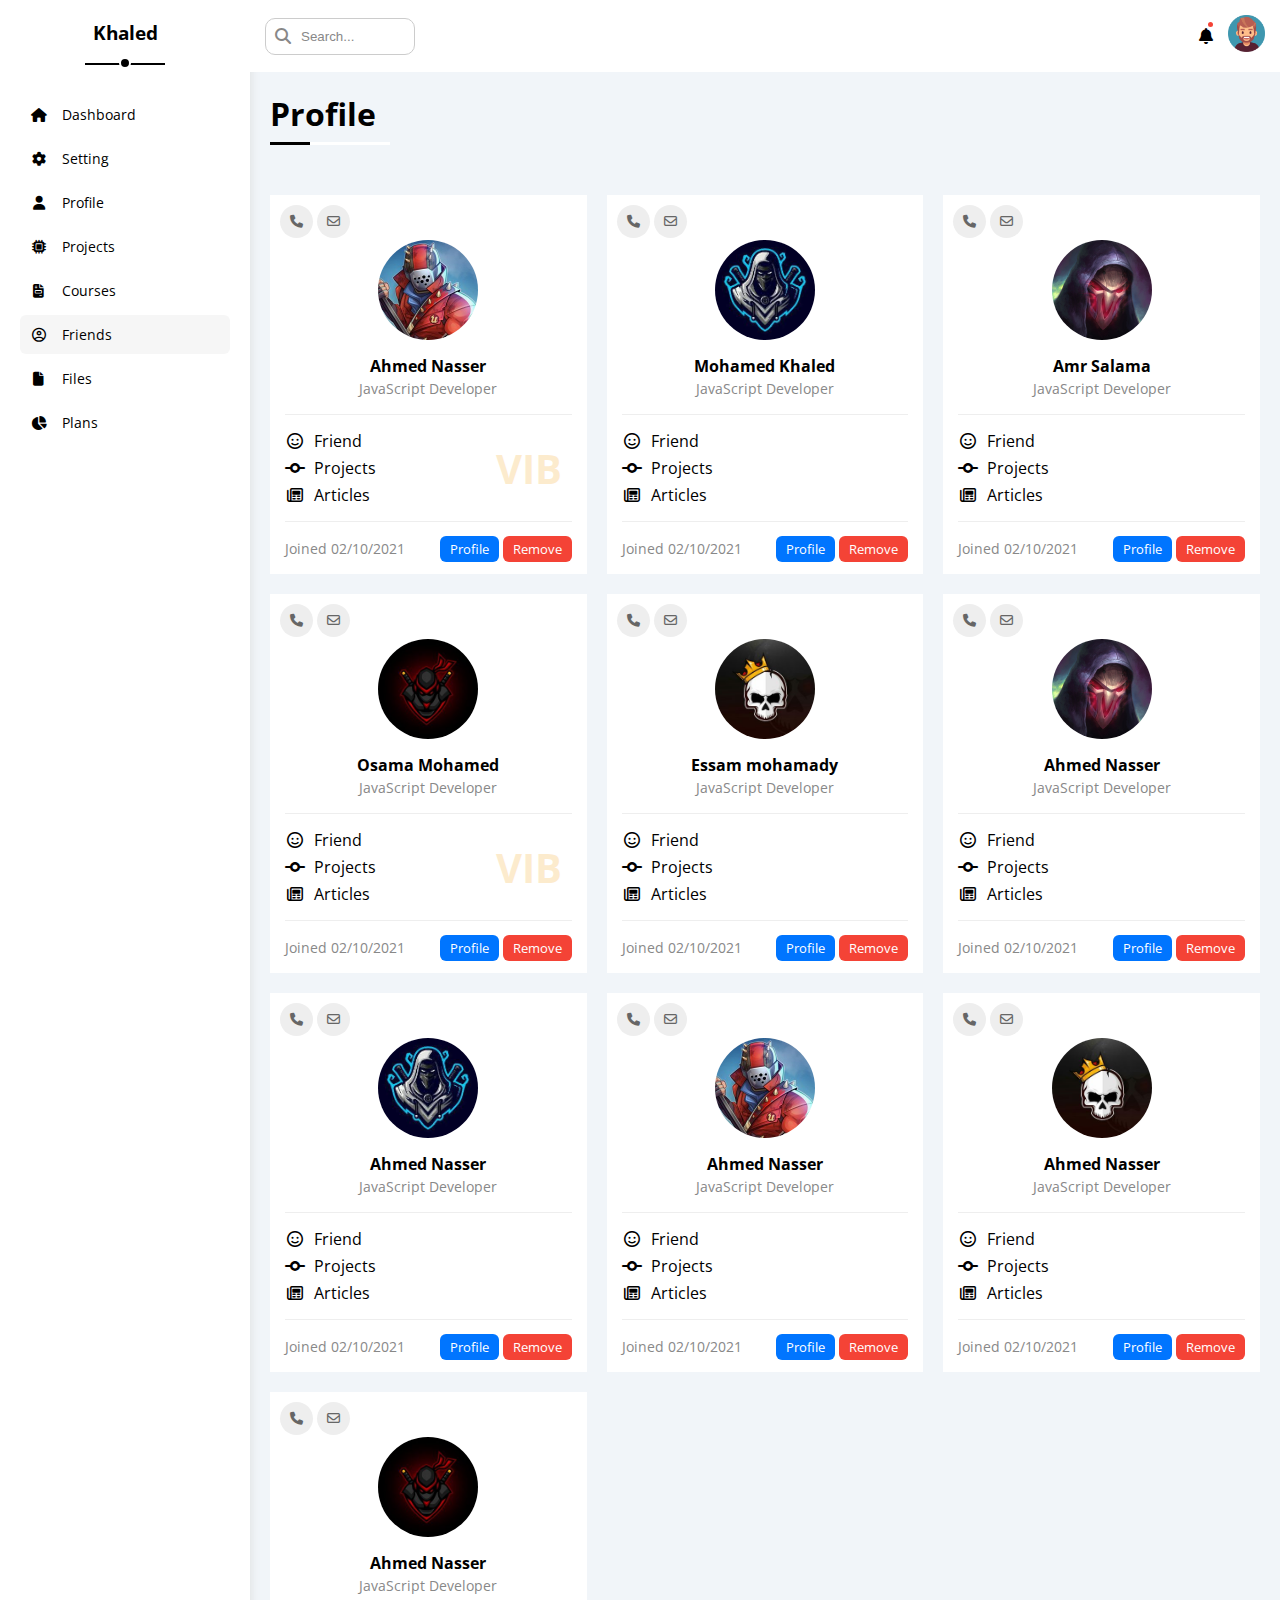
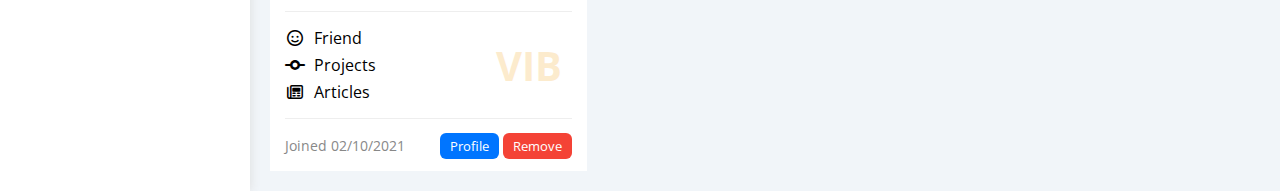
<file: friends.html>
<!DOCTYPE html>
<html lang="en">
    <head>
        <meta charset="UTF-8">
        <meta http-equiv="X-UA-Compatible" content="IE=edge">
        <meta name="viewport" content="width=device-width, initial-scale=1.0">
        <title>Friends</title>
        <!-- google font  -->
        <link rel="preconnect" href="https://fonts.googleapis.com">
        <link rel="preconnect" href="https://fonts.gstatic.com" crossorigin>
        <link href="https://fonts.googleapis.com/css2?family=Cairo:wght@300;400;500;600;700;800;900&family=Open+Sans:wght@300;400;500;600;700;800&display=swap" rel="stylesheet">
        <!-- Font Awesome -->
        <link rel="stylesheet" href="css/all.min.css">
        <!-- My Framwork -->
        <link rel="stylesheet" href="css/framwork.css">
        <link rel="stylesheet" href="css/main.css">
    </head>
    <body>
        <div class="page d-flex">
            <div class="sidbar bg-white p-20 p-rel">
                <h3 class="txt-c p-rel mt-0 p-rel">Khaled</h3>
                <ul>
                    <li>
                        <a class="d-flex alien-center fs-14 c-black rad-6 p-10" href="index.html">
                            <i class="fa-solid fa-house fa-fw"></i>
                            <span>Dashboard</span>
                        </a>
                    </li>
                    <li>
                        <a class=" d-flex alien-center fs-14 c-black rad-6 p-10" href="setting.html">
                            <i class="fa-solid fa-gear fa-fw"></i>
                            <span>Setting</span>
                        </a>
                    </li>
                    <li>
                        <a class=" d-flex alien-center fs-14 c-black rad-6 p-10" href="profile.html">
                            <i class="fa-solid fa-user fa-fw"></i>
                            <span>Profile</span>
                        </a>
                    </li>
                    <li>
                        <a class="d-flex alien-center fs-14 c-black rad-6 p-10" href="projects.html">
                            <i class="fa-solid fa-microchip fa-fw"></i>
                            <span>Projects</span>
                        </a>
                    </li>
                    <li>
                        <a class="d-flex alien-center fs-14 c-black rad-6 p-10" href="courses.html">
                            <i class="fa-solid fa-file-invoice fa-fw" ></i>
                            <span>Courses</span>
                        </a>
                    </li>
                    <li>
                        <a class="active d-flex alien-center fs-14 c-black rad-6 p-10" href="friends.html">
                            <i class="fa-regular fa-circle-user fa-fw"></i>
                            <span>Friends</span>
                        </a>
                    </li>
                    <li>
                        <a class="d-flex alien-center fs-14 c-black rad-6 p-10" href="files.html">
                            <i class="fa-solid fa-file fa-fw"></i>
                            <span>Files</span>
                        </a>
                    </li>
                    <li>
                        <a class="d-flex alien-center fs-14 c-black rad-6 p-10" href="plans.html">
                            <i class="fa-solid fa-chart-pie fa-fw"></i>
                            <span>Plans</span>
                        </a>
                    </li>
                </ul>
            </div>
            <div class="content ">
                <div class="head between-flex full-w p-rel bg-white p-15">
                    <div class="search">
                        <input class="p-10" type="search" placeholder="Search...">
                    </div>
                    <div class="icons d-flex alien-center">
                        <span class="notify p-rel">
                            <i class="fa-solid fa-bell"></i>
                        </span>
                        <div class="avater">
                            <img src="images/Avater.png" alt="avater">
                        </div>
                    </div>
                </div>
                <h1 class="p-rel">Profile</h1>
                <div class="friends-page p-20 d-grid gap-20 ">
                    <!-- Start friend box -->
                    <div class="friend p-rel bg-white p-15">
                        <div class="contact">
                            <i class="fa-solid fa-phone bg-eee rad-half"></i>
                            <i class="fa-regular fa-envelope bg-eee rad-half"></i>
                        </div>
                        <div class="txt-c text">
                            <img src="images/friend-01.jpg" alt="friend image">
                            <h4 class="m-0">Ahmed Nasser</h4>
                            <span class="c-gray fs-14 mt-10">JavaScript Developer</span>
                        </div>
                        <div class="icons p-rel">
                            <div>
                                <i class="fa-regular fa-face-smile fa-fw mr-5"></i>
                                <span>Friend</span>
                            </div>
                            <div class="mt-5">
                                <i class="fa-solid fa-code-commit fa-fw mr-5"></i>
                                <span>Projects</span>
                            </div>
                            <div class="mt-5">
                                <i class="fa-regular fa-newspaper fa-fw mr-5"></i>
                                <span>Articles</span>
                            </div>
                            <span class="c-orange vib">VIB</span>
                        </div>
                        <div class="info between-flex">
                            <span class="c-gray fs-14">Joined 02/10/2021</span>
                            <div class="friens-btn">
                                <span class="bt-shape bg-blue c-white fs-13">Profile</span>
                                <span class="bt-shape bg-red c-white fs-13">Remove</span>
                            </div>
                        </div>
                    </div>
                    <!-- End friend box -->
                    <!-- Start friend box -->
                    <div class="friend p-rel bg-white p-15">
                        <div class="contact">
                            <i class="fa-solid fa-phone bg-eee rad-half"></i>
                            <i class="fa-regular fa-envelope bg-eee rad-half"></i>
                        </div>
                        <div class="txt-c text">
                            <img src="images/friend-02.jpg" alt="friend image">
                            <h4 class="m-0">Mohamed Khaled</h4>
                            <span class="c-gray fs-14 mt-10">JavaScript Developer</span>
                        </div>
                        <div class="icons p-rel">
                            <div>
                                <i class="fa-regular fa-face-smile fa-fw mr-5"></i>
                                <span>Friend</span>
                            </div>
                            <div class="mt-5">
                                <i class="fa-solid fa-code-commit fa-fw mr-5"></i>
                                <span>Projects</span>
                            </div>
                            <div class="mt-5">
                                <i class="fa-regular fa-newspaper fa-fw mr-5"></i>
                                <span>Articles</span>
                            </div>
                        </div>
                        <div class="info between-flex">
                            <span class="c-gray fs-14">Joined 02/10/2021</span>
                            <div class="friens-btn">
                                <span class="bt-shape bg-blue c-white fs-13">Profile</span>
                                <span class="bt-shape bg-red c-white fs-13">Remove</span>
                            </div>
                        </div>
                    </div>
                    <!-- End friend box -->
                    <!-- Start friend box -->
                    <div class="friend p-rel bg-white p-15">
                        <div class="contact">
                            <i class="fa-solid fa-phone bg-eee rad-half"></i>
                            <i class="fa-regular fa-envelope bg-eee rad-half"></i>
                        </div>
                        <div class="txt-c text">
                            <img src="images/friend-03.jpg" alt="friend image">
                            <h4 class="m-0">Amr Salama</h4>
                            <span class="c-gray fs-14 mt-10">JavaScript Developer</span>
                        </div>
                        <div class="icons p-rel">
                            <div>
                                <i class="fa-regular fa-face-smile fa-fw mr-5"></i>
                                <span>Friend</span>
                            </div>
                            <div class="mt-5">
                                <i class="fa-solid fa-code-commit fa-fw mr-5"></i>
                                <span>Projects</span>
                            </div>
                            <div class="mt-5">
                                <i class="fa-regular fa-newspaper fa-fw mr-5"></i>
                                <span>Articles</span>
                            </div>
                        </div>
                        <div class="info between-flex">
                            <span class="c-gray fs-14">Joined 02/10/2021</span>
                            <div class="friens-btn">
                                <span class="bt-shape bg-blue c-white fs-13">Profile</span>
                                <span class="bt-shape bg-red c-white fs-13">Remove</span>
                            </div>
                        </div>
                    </div>
                    <!-- End friend box -->
                    <!-- Start friend box -->
                    <div class="friend p-rel bg-white p-15">
                        <div class="contact">
                            <i class="fa-solid fa-phone bg-eee rad-half"></i>
                            <i class="fa-regular fa-envelope bg-eee rad-half"></i>
                        </div>
                        <div class="txt-c text">
                            <img src="images/friend-04.jpg" alt="friend image">
                            <h4 class="m-0">Osama Mohamed</h4>
                            <span class="c-gray fs-14 mt-10">JavaScript Developer</span>
                        </div>
                        <div class="icons p-rel">
                            <div>
                                <i class="fa-regular fa-face-smile fa-fw mr-5"></i>
                                <span>Friend</span>
                            </div>
                            <div class="mt-5">
                                <i class="fa-solid fa-code-commit fa-fw mr-5"></i>
                                <span>Projects</span>
                            </div>
                            <div class="mt-5">
                                <i class="fa-regular fa-newspaper fa-fw mr-5"></i>
                                <span>Articles</span>
                            </div>
                            <span class="c-orange vib">VIB</span>
                        </div>
                        <div class="info between-flex">
                            <span class="c-gray fs-14">Joined 02/10/2021</span>
                            <div class="friens-btn">
                                <span class="bt-shape bg-blue c-white fs-13">Profile</span>
                                <span class="bt-shape bg-red c-white fs-13">Remove</span>
                            </div>
                        </div>
                    </div>
                    <!-- End friend box -->
                    <!-- Start friend box -->
                    <div class="friend p-rel bg-white p-15">
                        <div class="contact">
                            <i class="fa-solid fa-phone bg-eee rad-half"></i>
                            <i class="fa-regular fa-envelope bg-eee rad-half"></i>
                        </div>
                        <div class="txt-c text">
                            <img src="images/friend-05.jpg" alt="friend image">
                            <h4 class="m-0">Essam mohamady</h4>
                            <span class="c-gray fs-14 mt-10">JavaScript Developer</span>
                        </div>
                        <div class="icons p-rel">
                            <div>
                                <i class="fa-regular fa-face-smile fa-fw mr-5"></i>
                                <span>Friend</span>
                            </div>
                            <div class="mt-5">
                                <i class="fa-solid fa-code-commit fa-fw mr-5"></i>
                                <span>Projects</span>
                            </div>
                            <div class="mt-5">
                                <i class="fa-regular fa-newspaper fa-fw mr-5"></i>
                                <span>Articles</span>
                            </div>
                        </div>
                        <div class="info between-flex">
                            <span class="c-gray fs-14">Joined 02/10/2021</span>
                            <div class="friens-btn">
                                <span class="bt-shape bg-blue c-white fs-13">Profile</span>
                                <span class="bt-shape bg-red c-white fs-13">Remove</span>
                            </div>
                        </div>
                    </div>
                    <!-- End friend box -->
                    <!-- Start friend box -->
                    <div class="friend p-rel bg-white p-15">
                        <div class="contact">
                            <i class="fa-solid fa-phone bg-eee rad-half"></i>
                            <i class="fa-regular fa-envelope bg-eee rad-half"></i>
                        </div>
                        <div class="txt-c text">
                            <img src="images/friend-03.jpg" alt="friend image">
                            <h4 class="m-0">Ahmed Nasser</h4>
                            <span class="c-gray fs-14 mt-10">JavaScript Developer</span>
                        </div>
                        <div class="icons p-rel">
                            <div>
                                <i class="fa-regular fa-face-smile fa-fw mr-5"></i>
                                <span>Friend</span>
                            </div>
                            <div class="mt-5">
                                <i class="fa-solid fa-code-commit fa-fw mr-5"></i>
                                <span>Projects</span>
                            </div>
                            <div class="mt-5">
                                <i class="fa-regular fa-newspaper fa-fw mr-5"></i>
                                <span>Articles</span>
                            </div>
                        </div>
                        <div class="info between-flex">
                            <span class="c-gray fs-14">Joined 02/10/2021</span>
                            <div class="friens-btn">
                                <span class="bt-shape bg-blue c-white fs-13">Profile</span>
                                <span class="bt-shape bg-red c-white fs-13">Remove</span>
                            </div>
                        </div>
                    </div>
                    <!-- End friend box -->
                    <!-- Start friend box -->
                    <div class="friend p-rel bg-white p-15">
                        <div class="contact">
                            <i class="fa-solid fa-phone bg-eee rad-half"></i>
                            <i class="fa-regular fa-envelope bg-eee rad-half"></i>
                        </div>
                        <div class="txt-c text">
                            <img src="images/friend-02.jpg" alt="friend image">
                            <h4 class="m-0">Ahmed Nasser</h4>
                            <span class="c-gray fs-14 mt-10">JavaScript Developer</span>
                        </div>
                        <div class="icons p-rel">
                            <div>
                                <i class="fa-regular fa-face-smile fa-fw mr-5"></i>
                                <span>Friend</span>
                            </div>
                            <div class="mt-5">
                                <i class="fa-solid fa-code-commit fa-fw mr-5"></i>
                                <span>Projects</span>
                            </div>
                            <div class="mt-5">
                                <i class="fa-regular fa-newspaper fa-fw mr-5"></i>
                                <span>Articles</span>
                            </div>
                        </div>
                        <div class="info between-flex">
                            <span class="c-gray fs-14">Joined 02/10/2021</span>
                            <div class="friens-btn">
                                <span class="bt-shape bg-blue c-white fs-13">Profile</span>
                                <span class="bt-shape bg-red c-white fs-13">Remove</span>
                            </div>
                        </div>
                    </div>
                    <!-- End friend box -->
                    <!-- Start friend box -->
                    <div class="friend p-rel bg-white p-15">
                        <div class="contact">
                            <i class="fa-solid fa-phone bg-eee rad-half"></i>
                            <i class="fa-regular fa-envelope bg-eee rad-half"></i>
                        </div>
                        <div class="txt-c text">
                            <img src="images/friend-01.jpg" alt="friend image">
                            <h4 class="m-0">Ahmed Nasser</h4>
                            <span class="c-gray fs-14 mt-10">JavaScript Developer</span>
                        </div>
                        <div class="icons p-rel">
                            <div>
                                <i class="fa-regular fa-face-smile fa-fw mr-5"></i>
                                <span>Friend</span>
                            </div>
                            <div class="mt-5">
                                <i class="fa-solid fa-code-commit fa-fw mr-5"></i>
                                <span>Projects</span>
                            </div>
                            <div class="mt-5">
                                <i class="fa-regular fa-newspaper fa-fw mr-5"></i>
                                <span>Articles</span>
                            </div>
                        </div>
                        <div class="info between-flex">
                            <span class="c-gray fs-14">Joined 02/10/2021</span>
                            <div class="friens-btn">
                                <span class="bt-shape bg-blue c-white fs-13">Profile</span>
                                <span class="bt-shape bg-red c-white fs-13">Remove</span>
                            </div>
                        </div>
                    </div>
                    <!-- End friend box -->
                    <!-- Start friend box -->
                    <div class="friend p-rel bg-white p-15">
                        <div class="contact">
                            <i class="fa-solid fa-phone bg-eee rad-half"></i>
                            <i class="fa-regular fa-envelope bg-eee rad-half"></i>
                        </div>
                        <div class="txt-c text">
                            <img src="images/friend-05.jpg" alt="friend image">
                            <h4 class="m-0">Ahmed Nasser</h4>
                            <span class="c-gray fs-14 mt-10">JavaScript Developer</span>
                        </div>
                        <div class="icons p-rel">
                            <div>
                                <i class="fa-regular fa-face-smile fa-fw mr-5"></i>
                                <span>Friend</span>
                            </div>
                            <div class="mt-5">
                                <i class="fa-solid fa-code-commit fa-fw mr-5"></i>
                                <span>Projects</span>
                            </div>
                            <div class="mt-5">
                                <i class="fa-regular fa-newspaper fa-fw mr-5"></i>
                                <span>Articles</span>
                            </div>
                        </div>
                        <div class="info between-flex">
                            <span class="c-gray fs-14">Joined 02/10/2021</span>
                            <div class="friens-btn">
                                <span class="bt-shape bg-blue c-white fs-13">Profile</span>
                                <span class="bt-shape bg-red c-white fs-13">Remove</span>
                            </div>
                        </div>
                    </div>
                    <!-- End friend box -->
                    <!-- Start friend box -->
                    <div class="friend p-rel bg-white p-15">
                        <div class="contact">
                            <i class="fa-solid fa-phone bg-eee rad-half"></i>
                            <i class="fa-regular fa-envelope bg-eee rad-half"></i>
                        </div>
                        <div class="txt-c text">
                            <img src="images/friend-04.jpg" alt="friend image">
                            <h4 class="m-0">Ahmed Nasser</h4>
                            <span class="c-gray fs-14 mt-10">JavaScript Developer</span>
                        </div>
                        <div class="icons p-rel">
                            <div>
                                <i class="fa-regular fa-face-smile fa-fw mr-5"></i>
                                <span>Friend</span>
                            </div>
                            <div class="mt-5">
                                <i class="fa-solid fa-code-commit fa-fw mr-5"></i>
                                <span>Projects</span>
                            </div>
                            <div class="mt-5">
                                <i class="fa-regular fa-newspaper fa-fw mr-5"></i>
                                <span>Articles</span>
                            </div>
                            <span class="c-orange vib">VIB</span>
                        </div>
                        <div class="info between-flex">
                            <span class="c-gray fs-14">Joined 02/10/2021</span>
                            <div class="friens-btn">
                                <span class="bt-shape bg-blue c-white fs-13">Profile</span>
                                <span class="bt-shape bg-red c-white fs-13">Remove</span>
                            </div>
                        </div>
                    </div>
                    <!-- End friend box -->
                </div>
            </div>
        </div>
    </body>
</html>
</file>
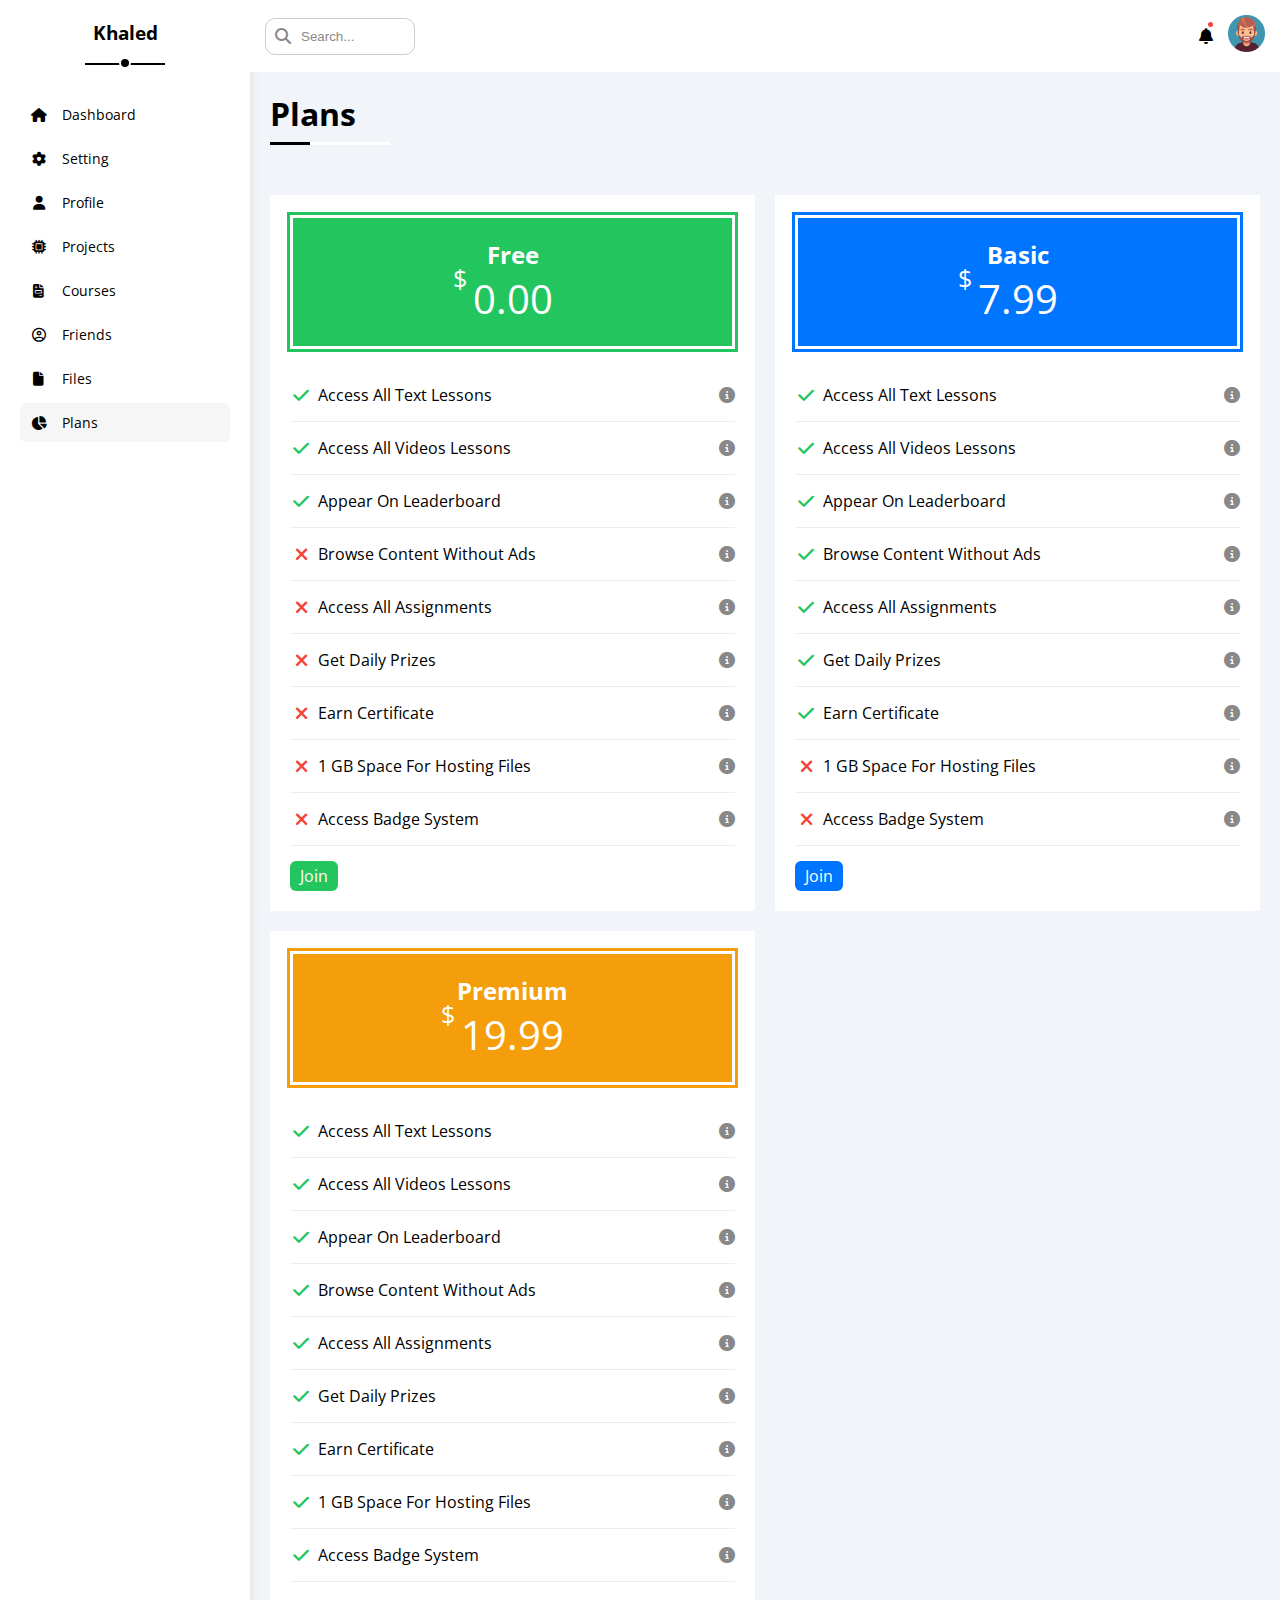
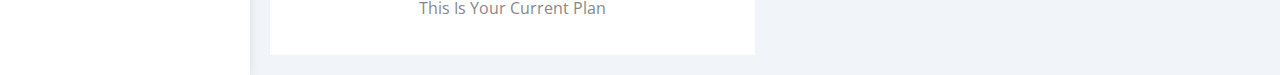
<file: plans.html>
<!DOCTYPE html>
<html lang="en">
    <head>
        <meta charset="UTF-8">
        <meta http-equiv="X-UA-Compatible" content="IE=edge">
        <meta name="viewport" content="width=device-width, initial-scale=1.0">
        <title>Plans</title>
        <!-- google font  -->
        <link rel="preconnect" href="https://fonts.googleapis.com">
        <link rel="preconnect" href="https://fonts.gstatic.com" crossorigin>
        <link href="https://fonts.googleapis.com/css2?family=Cairo:wght@300;400;500;600;700;800;900&family=Open+Sans:wght@300;400;500;600;700;800&display=swap" rel="stylesheet">
        <!-- Font Awesome -->
        <link rel="stylesheet" href="css/all.min.css">
        <!-- My Framwork -->
        <link rel="stylesheet" href="css/framwork.css">
        <link rel="stylesheet" href="css/main.css">
    </head>
    <body>
        <div class="page d-flex">
            <div class="sidbar bg-white p-20 p-rel">
                <h3 class="txt-c p-rel mt-0 p-rel">Khaled</h3>
                <ul>
                    <li>
                        <a class="d-flex alien-center fs-14 c-black rad-6 p-10" href="index.html">
                            <i class="fa-solid fa-house fa-fw"></i>
                            <span>Dashboard</span>
                        </a>
                    </li>
                    <li>
                        <a class=" d-flex alien-center fs-14 c-black rad-6 p-10" href="setting.html">
                            <i class="fa-solid fa-gear fa-fw"></i>
                            <span>Setting</span>
                        </a>
                    </li>
                    <li>
                        <a class=" d-flex alien-center fs-14 c-black rad-6 p-10" href="profile.html">
                            <i class="fa-solid fa-user fa-fw"></i>
                            <span>Profile</span>
                        </a>
                    </li>
                    <li>
                        <a class="d-flex alien-center fs-14 c-black rad-6 p-10" href="projects.html">
                            <i class="fa-solid fa-microchip fa-fw"></i>
                            <span>Projects</span>
                        </a>
                    </li>
                    <li>
                        <a class="d-flex alien-center fs-14 c-black rad-6 p-10" href="courses.html">
                            <i class="fa-solid fa-file-invoice fa-fw" ></i>
                            <span>Courses</span>
                        </a>
                    </li>
                    <li>
                        <a class="d-flex alien-center fs-14 c-black rad-6 p-10" href="friends.html">
                            <i class="fa-regular fa-circle-user fa-fw"></i>
                            <span>Friends</span>
                        </a>
                    </li>
                    <li>
                        <a class=" d-flex alien-center fs-14 c-black rad-6 p-10" href="files.html">
                            <i class="fa-solid fa-file fa-fw"></i>
                            <span>Files</span>
                        </a>
                    </li>
                    <li>
                        <a class="active d-flex alien-center fs-14 c-black rad-6 p-10" href="plans.html">
                            <i class="fa-solid fa-chart-pie fa-fw"></i>
                            <span>Plans</span>
                        </a>
                    </li>
                </ul>
            </div>
            <div class="content ">
                <div class="head between-flex full-w p-rel bg-white p-15">
                    <div class="search">
                        <input class="p-10" type="search" placeholder="Search...">
                    </div>
                    <div class="icons d-flex alien-center">
                        <span class="notify p-rel">
                            <i class="fa-solid fa-bell"></i>
                        </span>
                        <div class="avater">
                            <img src="images/Avater.png" alt="avater">
                        </div>
                    </div>
                </div>
                <h1 class="p-rel">Plans</h1>
                <div class="plans-page p-20 d-grid gap-20 ">
                    <div class="plan green p-20 bg-white">
                        <div class="top bg-green c-white txt-c p-20 mb-20">
                            <h2 class="m-0">Free</h2>
                            <div class="price p-rel"><span>$</span>0.00</div>
                        </div>
                        <ul class="m-0">
                            <li class="pt-15 pb-15 d-flex alien-center">
                                <i class="fa-solid fa-check fa-fw yes c-green fs-18 mr-5"></i>
                                <span>Access All Text Lessons</span>
                                <i class="fa-solid fa-circle-info help c-gray fs-16 c-white"></i>
                            </li>
                            <li class="pt-15 pb-15 d-flex alien-center">
                                <i class="fa-solid fa-check fa-fw yes c-green fs-18 mr-5"></i>
                                <span>Access All Videos Lessons</span>
                                <i class="fa-solid fa-circle-info help c-gray fs-16 c-white"></i>
                            </li>
                            <li class="pt-15 pb-15 d-flex alien-center ">
                                <i class="fa-solid fa-check fa-fw yes c-green fs-18 mr-5"></i>
                                <span>Appear On Leaderboard</span>
                                <i class="fa-solid fa-circle-info help c-gray fs-16 c-white"></i>
                            </li>
                            <li class="pt-15 pb-15 d-flex alien-center ">
                                <i class="fa-solid fa-xmark fa-fw c-red fs-18 mr-5"></i>
                                <span>Browse Content Without Ads</span>
                                <i class="fa-solid fa-circle-info help c-gray fs-16 c-white"></i>
                            </li>
                            <li class="pt-15 pb-15 d-flex alien-center ">
                                <i class="fa-solid fa-xmark fa-fw c-red fs-18 mr-5"></i>
                                <span>Access All Assignments</span>
                                <i class="fa-solid fa-circle-info help c-gray fs-16 c-white"></i>
                            </li>
                            <li class="pt-15 pb-15 d-flex alien-center ">
                                <i class="fa-solid fa-xmark fa-fw c-red fs-18 mr-5"></i>
                                <span>Get Daily Prizes</span>
                                <i class="fa-solid fa-circle-info help c-gray fs-16 c-white"></i>
                            </li>
                            <li class="pt-15 pb-15 d-flex alien-center ">
                                <i class="fa-solid fa-xmark fa-fw c-red fs-18 mr-5"></i>
                                <span>Earn Certificate</span>
                                <i class="fa-solid fa-circle-info help c-gray fs-16 c-white"></i>
                            </li>
                            <li class="pt-15 pb-15 d-flex alien-center ">
                                <i class="fa-solid fa-xmark fa-fw c-red fs-18 mr-5"></i>
                                <span>1 GB Space For Hosting Files</span>
                                <i class="fa-solid fa-circle-info help c-gray fs-16 c-white"></i>
                            </li>
                            <li class="pt-15 pb-15 d-flex alien-center ">
                                <i class="fa-solid fa-xmark fa-fw c-red fs-18 mr-5"></i>
                                <span>Access Badge System</span>
                                <i class="fa-solid fa-circle-info help c-gray fs-16 c-white"></i>
                            </li>
                        </ul>
                        <a href="#" class="bt-shape bg-green c-white w-fit mt-15 d-block">Join</a>
                    </div>

                    <div class="plan blue p-20 bg-white">
                        <div class="top bg-blue c-white txt-c p-20 mb-20">
                            <h2 class="m-0">Basic</h2>
                            <div class="price p-rel"><span>$</span>7.99</div>
                        </div>
                        <ul class="m-0">
                            <li class="pt-15 pb-15 d-flex alien-center">
                                <i class="fa-solid fa-check fa-fw yes c-green fs-18 mr-5"></i>
                                <span>Access All Text Lessons</span>
                                <i class="fa-solid fa-circle-info help c-gray fs-16 c-white"></i>
                            </li>
                            <li class="pt-15 pb-15 d-flex alien-center">
                                <i class="fa-solid fa-check fa-fw yes c-green fs-18 mr-5"></i>
                                <span>Access All Videos Lessons</span>
                                <i class="fa-solid fa-circle-info help c-gray fs-16 c-white"></i>
                            </li>
                            <li class="pt-15 pb-15 d-flex alien-center ">
                                <i class="fa-solid fa-check fa-fw yes c-green fs-18 mr-5"></i>
                                <span>Appear On Leaderboard</span>
                                <i class="fa-solid fa-circle-info help c-gray fs-16 c-white"></i>
                            </li>
                            <li class="pt-15 pb-15 d-flex alien-center ">
                                <i class="fa-solid fa-check fa-fw yes c-green fs-18 mr-5"></i>
                                <span>Browse Content Without Ads</span>
                                <i class="fa-solid fa-circle-info help c-gray fs-16 c-white"></i>
                            </li>
                            <li class="pt-15 pb-15 d-flex alien-center ">
                                <i class="fa-solid fa-check fa-fw yes c-green fs-18 mr-5"></i>
                                <span>Access All Assignments</span>
                                <i class="fa-solid fa-circle-info help c-gray fs-16 c-white"></i>
                            </li>
                            <li class="pt-15 pb-15 d-flex alien-center ">
                                <i class="fa-solid fa-check fa-fw yes c-green fs-18 mr-5"></i>
                                <span>Get Daily Prizes</span>
                                <i class="fa-solid fa-circle-info help c-gray fs-16 c-white"></i>
                            </li>
                            <li class="pt-15 pb-15 d-flex alien-center ">
                                <i class="fa-solid fa-check fa-fw yes c-green fs-18 mr-5"></i>
                                <span>Earn Certificate</span>
                                <i class="fa-solid fa-circle-info help c-gray fs-16 c-white"></i>
                            </li>
                            <li class="pt-15 pb-15 d-flex alien-center ">
                                <i class="fa-solid fa-xmark fa-fw c-red fs-18 mr-5"></i>
                                <span>1 GB Space For Hosting Files</span>
                                <i class="fa-solid fa-circle-info help c-gray fs-16 c-white"></i>
                            </li>
                            <li class="pt-15 pb-15 d-flex alien-center ">
                                <i class="fa-solid fa-xmark fa-fw c-red fs-18 mr-5"></i>
                                <span>Access Badge System</span>
                                <i class="fa-solid fa-circle-info help c-gray fs-16 c-white"></i>
                            </li>
                        </ul>
                        <a href="#" class="bt-shape bg-blue c-white w-fit mt-15 d-block">Join</a>
                    </div>

                    <div class="plan orange p-20 bg-white">
                        <div class="top bg-orange c-white txt-c p-20 mb-20">
                            <h2 class="m-0">Premium</h2>
                            <div class="price p-rel"><span>$</span>19.99</div>
                        </div>
                        <ul class="m-0">
                            <li class="pt-15 pb-15 d-flex alien-center">
                                <i class="fa-solid fa-check fa-fw yes c-green fs-18 mr-5"></i>
                                <span>Access All Text Lessons</span>
                                <i class="fa-solid fa-circle-info help c-gray fs-16 c-white"></i>
                            </li>
                            <li class="pt-15 pb-15 d-flex alien-center">
                                <i class="fa-solid fa-check fa-fw yes c-green fs-18 mr-5"></i>
                                <span>Access All Videos Lessons</span>
                                <i class="fa-solid fa-circle-info help c-gray fs-16 c-white"></i>
                            </li>
                            <li class="pt-15 pb-15 d-flex alien-center ">
                                <i class="fa-solid fa-check fa-fw yes c-green fs-18 mr-5"></i>
                                <span>Appear On Leaderboard</span>
                                <i class="fa-solid fa-circle-info help c-gray fs-16 c-white"></i>
                            </li>
                            <li class="pt-15 pb-15 d-flex alien-center ">
                                <i class="fa-solid fa-check fa-fw yes c-green fs-18 mr-5"></i>
                                <span>Browse Content Without Ads</span>
                                <i class="fa-solid fa-circle-info help c-gray fs-16 c-white"></i>
                            </li>
                            <li class="pt-15 pb-15 d-flex alien-center ">
                                <i class="fa-solid fa-check fa-fw yes c-green fs-18 mr-5"></i>
                                <span>Access All Assignments</span>
                                <i class="fa-solid fa-circle-info help c-gray fs-16 c-white"></i>
                            </li>
                            <li class="pt-15 pb-15 d-flex alien-center ">
                                <i class="fa-solid fa-check fa-fw yes c-green fs-18 mr-5"></i>
                                <span>Get Daily Prizes</span>
                                <i class="fa-solid fa-circle-info help c-gray fs-16 c-white"></i>
                            </li>
                            <li class="pt-15 pb-15 d-flex alien-center ">
                                <i class="fa-solid fa-check fa-fw yes c-green fs-18 mr-5"></i>
                                <span>Earn Certificate</span>
                                <i class="fa-solid fa-circle-info help c-gray fs-16 c-white"></i>
                            </li>
                            <li class="pt-15 pb-15 d-flex alien-center ">
                                <i class="fa-solid fa-check fa-fw yes c-green fs-18 mr-5"></i>
                                <span>1 GB Space For Hosting Files</span>
                                <i class="fa-solid fa-circle-info help c-gray fs-16 c-white"></i>
                            </li>
                            <li class="pt-15 pb-15 d-flex alien-center ">
                                <i class="fa-solid fa-check fa-fw yes c-green fs-18 mr-5"></i>
                                <span>Access Badge System</span>
                                <i class="fa-solid fa-circle-info help c-gray fs-16 c-white"></i>
                            </li>
                        </ul>
                        <p class="mt-15 c-gray txt-c">This Is Your Current Plan</p>
                    </div>
                </div>
            </div>
        </div>
    </body>
</html>
</file>
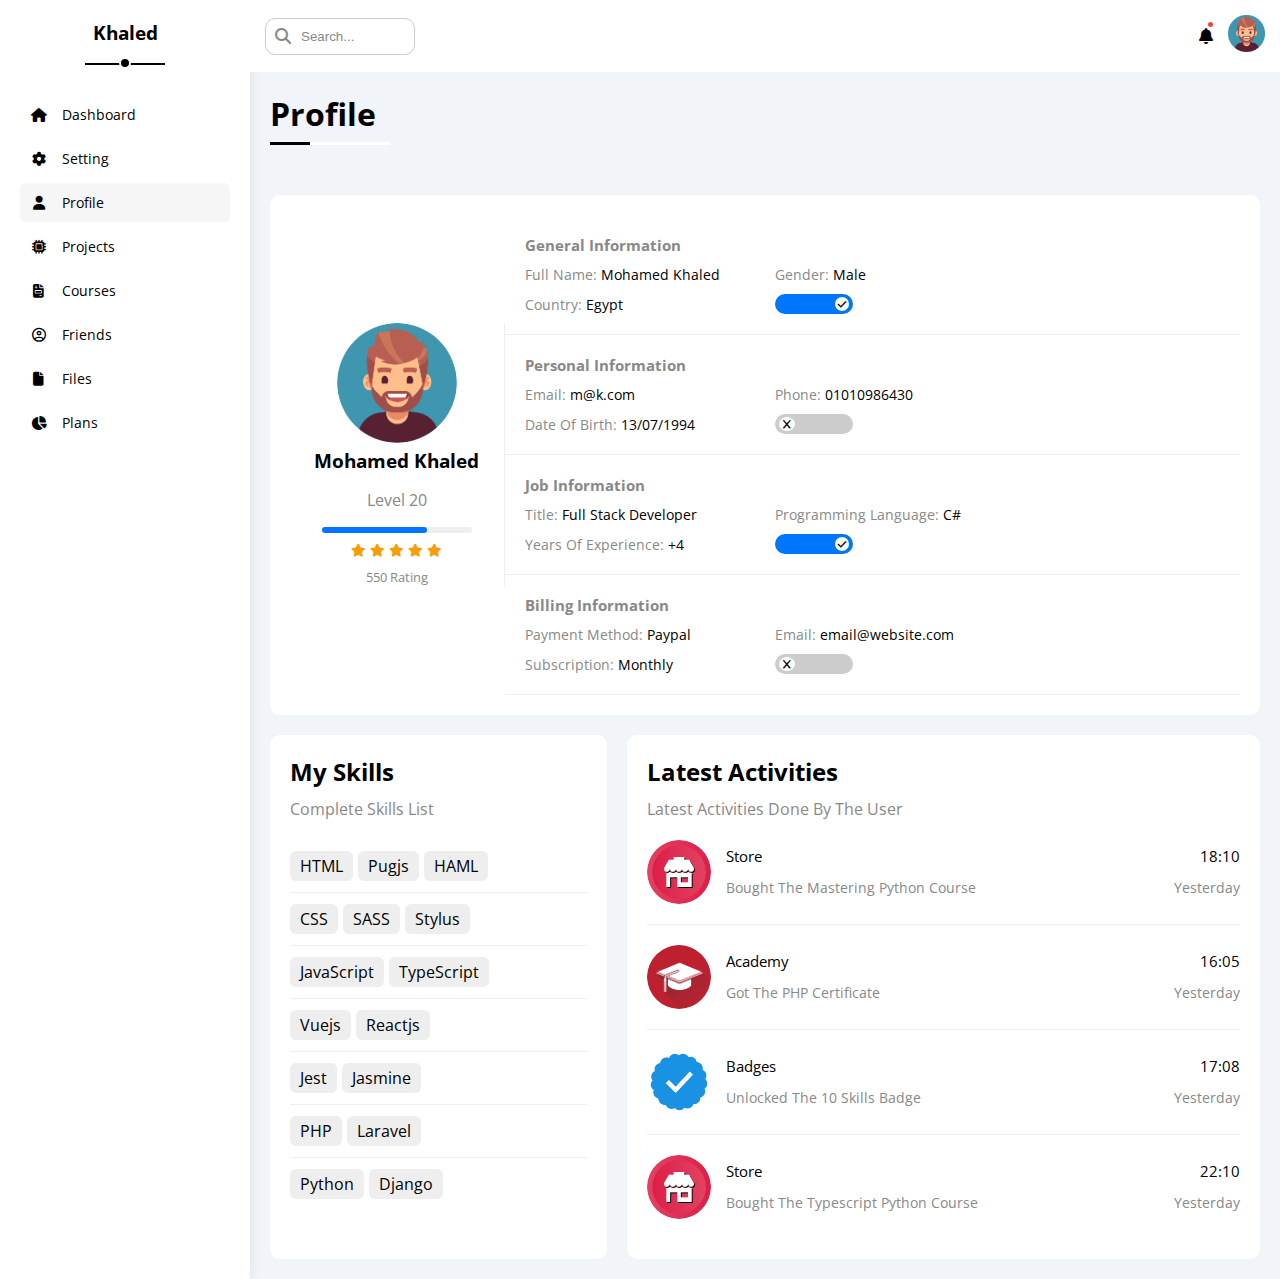
<file: profile.html>
<!DOCTYPE html>
<html lang="en">
    <head>
        <meta charset="UTF-8">
        <meta http-equiv="X-UA-Compatible" content="IE=edge">
        <meta name="viewport" content="width=device-width, initial-scale=1.0">
        <title>Profile</title>
        <!-- google font  -->
        <link rel="preconnect" href="https://fonts.googleapis.com">
        <link rel="preconnect" href="https://fonts.gstatic.com" crossorigin>
        <link href="https://fonts.googleapis.com/css2?family=Cairo:wght@300;400;500;600;700;800;900&family=Open+Sans:wght@300;400;500;600;700;800&display=swap" rel="stylesheet">
        <!-- Font Awesome -->
        <link rel="stylesheet" href="css/all.min.css">
        <!-- My Framwork -->
        <link rel="stylesheet" href="css/framwork.css">
        <link rel="stylesheet" href="css/main.css">
    </head>
    <body>
        <div class="page d-flex">
            <div class="sidbar bg-white p-20 p-rel">
                <h3 class="txt-c p-rel mt-0 p-rel">Khaled</h3>
                <ul>
                    <li>
                        <a class="d-flex alien-center fs-14 c-black rad-6 p-10" href="index.html">
                            <i class="fa-solid fa-house fa-fw"></i>
                            <span>Dashboard</span>
                        </a>
                    </li>
                    <li>
                        <a class=" d-flex alien-center fs-14 c-black rad-6 p-10" href="setting.html">
                            <i class="fa-solid fa-gear fa-fw"></i>
                            <span>Setting</span>
                        </a>
                    </li>
                    <li>
                        <a class="active d-flex alien-center fs-14 c-black rad-6 p-10" href="profile.html">
                            <i class="fa-solid fa-user fa-fw"></i>
                            <span>Profile</span>
                        </a>
                    </li>
                    <li>
                        <a class="d-flex alien-center fs-14 c-black rad-6 p-10" href="projects.html">
                            <i class="fa-solid fa-microchip fa-fw"></i>
                            <span>Projects</span>
                        </a>
                    </li>
                    <li>
                        <a class="d-flex alien-center fs-14 c-black rad-6 p-10" href="courses.html">
                            <i class="fa-solid fa-file-invoice fa-fw" ></i>
                            <span>Courses</span>
                        </a>
                    </li>
                    <li>
                        <a class="d-flex alien-center fs-14 c-black rad-6 p-10" href="friends.html">
                            <i class="fa-regular fa-circle-user fa-fw"></i>
                            <span>Friends</span>
                        </a>
                    </li>
                    <li>
                        <a class="d-flex alien-center fs-14 c-black rad-6 p-10" href="files.html">
                            <i class="fa-solid fa-file fa-fw"></i>
                            <span>Files</span>
                        </a>
                    </li>
                    <li>
                        <a class="d-flex alien-center fs-14 c-black rad-6 p-10" href="plans.html">
                            <i class="fa-solid fa-chart-pie fa-fw"></i>
                            <span>Plans</span>
                        </a>
                    </li>
                </ul>
            </div>
            <div class="content ">
                <div class="head between-flex full-w p-rel bg-white p-15">
                    <div class="search">
                        <input class="p-10" type="search" placeholder="Search...">
                    </div>
                    <div class="icons d-flex alien-center">
                        <span class="notify p-rel">
                            <i class="fa-solid fa-bell"></i>
                        </span>
                        <div class="avater">
                            <img src="images/Avater.png" alt="avater">
                        </div>
                    </div>
                </div>
                <h1 class="p-rel">Profile</h1>
                <div class="profile-page p-20">
                    <!-- Start overview avater -->
                    <div class="overview bg-white p-20 d-flex alien-center rad-10">
                        <div class="avater-box txt-c">
                            <img src="images/Avater.png" alt="avater image" class="rad-half"> 
                            <h3 class="m-0">Mohamed Khaled</h3>
                            <p class="c-gray">Level 20</p>
                            <div class="progress bg-eee rad-6 mb-5 p-rel">
                                <span style="width: 70%;" class="rad-6"></span>
                            </div>
                            <div class="stars mb-5">
                                <i class="fa-solid fa-star c-orange fs-13"></i>
                                <i class="fa-solid fa-star c-orange fs-13"></i>
                                <i class="fa-solid fa-star c-orange fs-13"></i>
                                <i class="fa-solid fa-star c-orange fs-13"></i>
                                <i class="fa-solid fa-star c-orange fs-13"></i>
                            </div>
                            <span class="fs-13 c-gray">550 Rating</span>
                        </div>
                        <div class="info-text txt-c-mobile">
                            <div class="box d-flex alien-center f-wrap p-20  ">
                                <h4 class="fs-15 c-gray full-w m-0 ">General Information</h4>
                                <div class="text fs-14 pt-10">
                                    <span class="c-gray">Full Name:</span>
                                    <span >Mohamed Khaled</span>
                                </div>
                                <div class="text fs-14 pt-10">
                                    <span class="c-gray">Gender:</span>
                                    <span >Male</span>
                                </div>
                                <div class="text fs-14 pt-10">
                                    <span class="c-gray ">Country:</span>
                                    <span>Egypt</span>
                                </div>
                                <label class="pt-10">
                                    <input type="checkbox" name="toggel-check" class="toggel-check" checked="">
                                    <div class="toggel-swich"></div>
                                </label>
                            </div>
                            <div class="box d-flex alien-center f-wrap p-20  ">
                                <h4 class="fs-15 c-gray full-w m-0 ">Personal Information</h4>
                                <div class="text fs-14 pt-10">
                                    <span class="c-gray">Email:</span>
                                    <span >m@k.com</span>
                                </div>
                                <div class="text fs-14 pt-10">
                                    <span class="c-gray">Phone:</span>
                                    <span >01010986430</span>
                                </div>
                                <div class="text fs-14 pt-10">
                                    <span class="c-gray ">Date Of Birth:</span>
                                    <span>13/07/1994</span>
                                </div>
                                <label class="pt-10">
                                    <input type="checkbox" name="toggel-check" class="toggel-check" >
                                    <div class="toggel-swich"></div>
                                </label>
                            </div>
                            <div class="box d-flex alien-center f-wrap p-20  ">
                                <h4 class="fs-15 c-gray full-w m-0 ">Job Information</h4>
                                <div class="text fs-14 pt-10">
                                    <span class="c-gray">Title:</span>
                                    <span >Full Stack Developer</span>
                                </div>
                                <div class="text fs-14 pt-10">
                                    <span class="c-gray">Programming Language:</span>
                                    <span >C#</span>
                                </div>
                                <div class="text fs-14 pt-10">
                                    <span class="c-gray ">Years Of Experience:</span>
                                    <span>+4</span>
                                </div>
                                <label class="pt-10">
                                    <input type="checkbox" name="toggel-check" class="toggel-check" checked="">
                                    <div class="toggel-swich"></div>
                                </label>
                            </div>
                            <div class="box d-flex alien-center f-wrap p-20  ">
                                <h4 class="fs-15 c-gray full-w m-0 ">Billing Information</h4>
                                <div class="text fs-14 pt-10">
                                    <span class="c-gray">Payment Method:</span>
                                    <span >Paypal</span>
                                </div>
                                <div class="text fs-14 pt-10">
                                    <span class="c-gray">Email:</span>
                                    <span >email@website.com</span>
                                </div>
                                <div class="text fs-14 pt-10">
                                    <span class="c-gray ">Subscription:</span>
                                    <span>Monthly</span>
                                </div>
                                <label class="pt-10">
                                    <input type="checkbox" name="toggel-check" class="toggel-check" >
                                    <div class="toggel-swich"></div>
                                </label>
                            </div>
                        </div>
                    </div>
                    <!-- End overview avater -->
                    <!-- Start other featurs -->
                    <div class="other-profile mt-20 d-flex gap-20">
                        <div class="my-skills bg-white rad-10 p-20">
                            <h2 class="mt-0 mb-10">My Skills</h2>
                            <p class="mt-0 mb-20 c-gray">Complete Skills List</p>
                            <ul class="txt-c-mobile">
                                <li>
                                    <span>HTML</span><span>Pugjs</span><span>HAML</span>
                                </li>
                                <li>
                                    <span>CSS</span><span>SASS</span><span>Stylus</span>
                                </li>
                                <li>
                                    <span>JavaScript</span><span>TypeScript</span>
                                </li>
                                <li>
                                    <span>Vuejs</span><span>Reactjs</span>
                                </li>
                                <li>
                                    <span>Jest</span><span>Jasmine</span>
                                </li>
                                <li>
                                    <span>PHP</span><span>Laravel</span>
                                </li>
                                <li>
                                    <span>Python</span><span>Django</span>
                                </li>
                            </ul>
                        </div>
                        <div class="activities bg-white rad-10 p-20">
                            <h2 class="mt-0 mb-10">Latest Activities</h2>
                            <p class="mt-0 mb-20 c-gray">Latest Activities Done By The User</p>
                            <div class="activity d-flex alien-center mb-20">
                                <img src="images/activity-01.png" alt="activity">
                                <div class="text">
                                    <span class="d-block fs-15 mb-10">Store</span>
                                    <span class="c-gray fs-14">Bought The Mastering Python Course
                                    </span>
                                </div>
                                <div class="date">
                                    <span class="fs-15 d-block mb-10">18:10</span>
                                    <span class="c-gray fs-14">Yesterday</span>
                                </div>
                            </div>
                            <div class="activity d-flex alien-center mb-20">
                                <img src="images/activity-02.png" alt="activity">
                                <div class="text">
                                    <span class="d-block fs-15 mb-10">Academy</span>
                                    <span class="c-gray fs-14">Got The PHP Certificate</span>
                                </div>
                                <div class="date">
                                    <span class="fs-15 d-block mb-10">16:05</span>
                                    <span class="c-gray fs-14">Yesterday</span>
                                </div>
                            </div>
                            <div class="activity d-flex alien-center mb-20">
                                <img src="images/activity-03.png" alt="activity">
                                <div class="text">
                                    <span class="d-block fs-15 mb-10">Badges</span>
                                    <span class="c-gray fs-14">Unlocked The 10 Skills Badge</span>
                                </div>
                                <div class="date">
                                    <span class="fs-15 d-block mb-10">17:08</span>
                                    <span class="c-gray fs-14">Yesterday</span>
                                </div>
                            </div>
                            <div class="activity d-flex alien-center mb-20">
                                <img src="images/activity-01.png" alt="activity">
                                <div class="text">
                                    <span class="d-block fs-15 mb-10">Store</span>
                                    <span class="c-gray fs-14">Bought The Typescript  Python Course
                                    </span>
                                </div>
                                <div class="date">
                                    <span class="fs-15 d-block mb-10">22:10</span>
                                    <span class="c-gray fs-14">Yesterday</span>
                                </div>
                            </div>
                        </div>
                    </div>
                    <!-- End other featurs -->
                </div>
            </div>
        </div>
    </body>
</html>
</file>
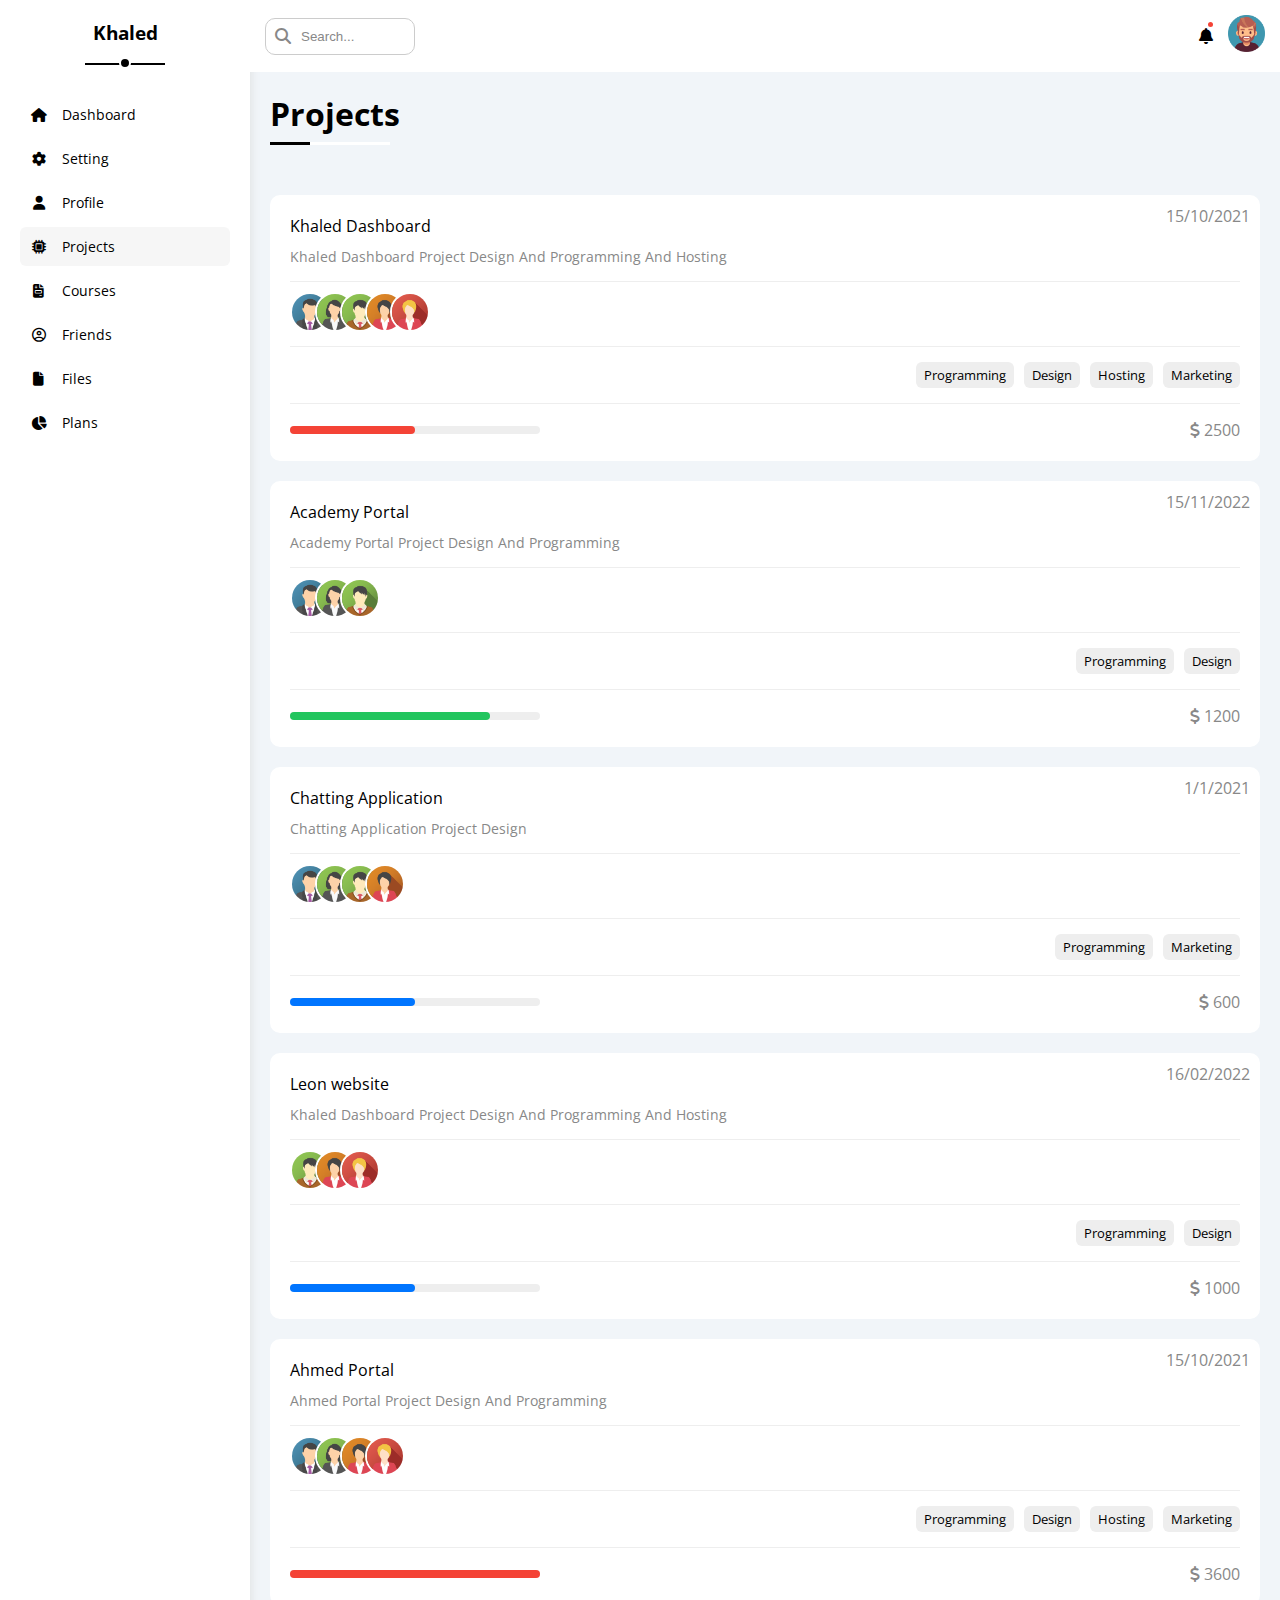
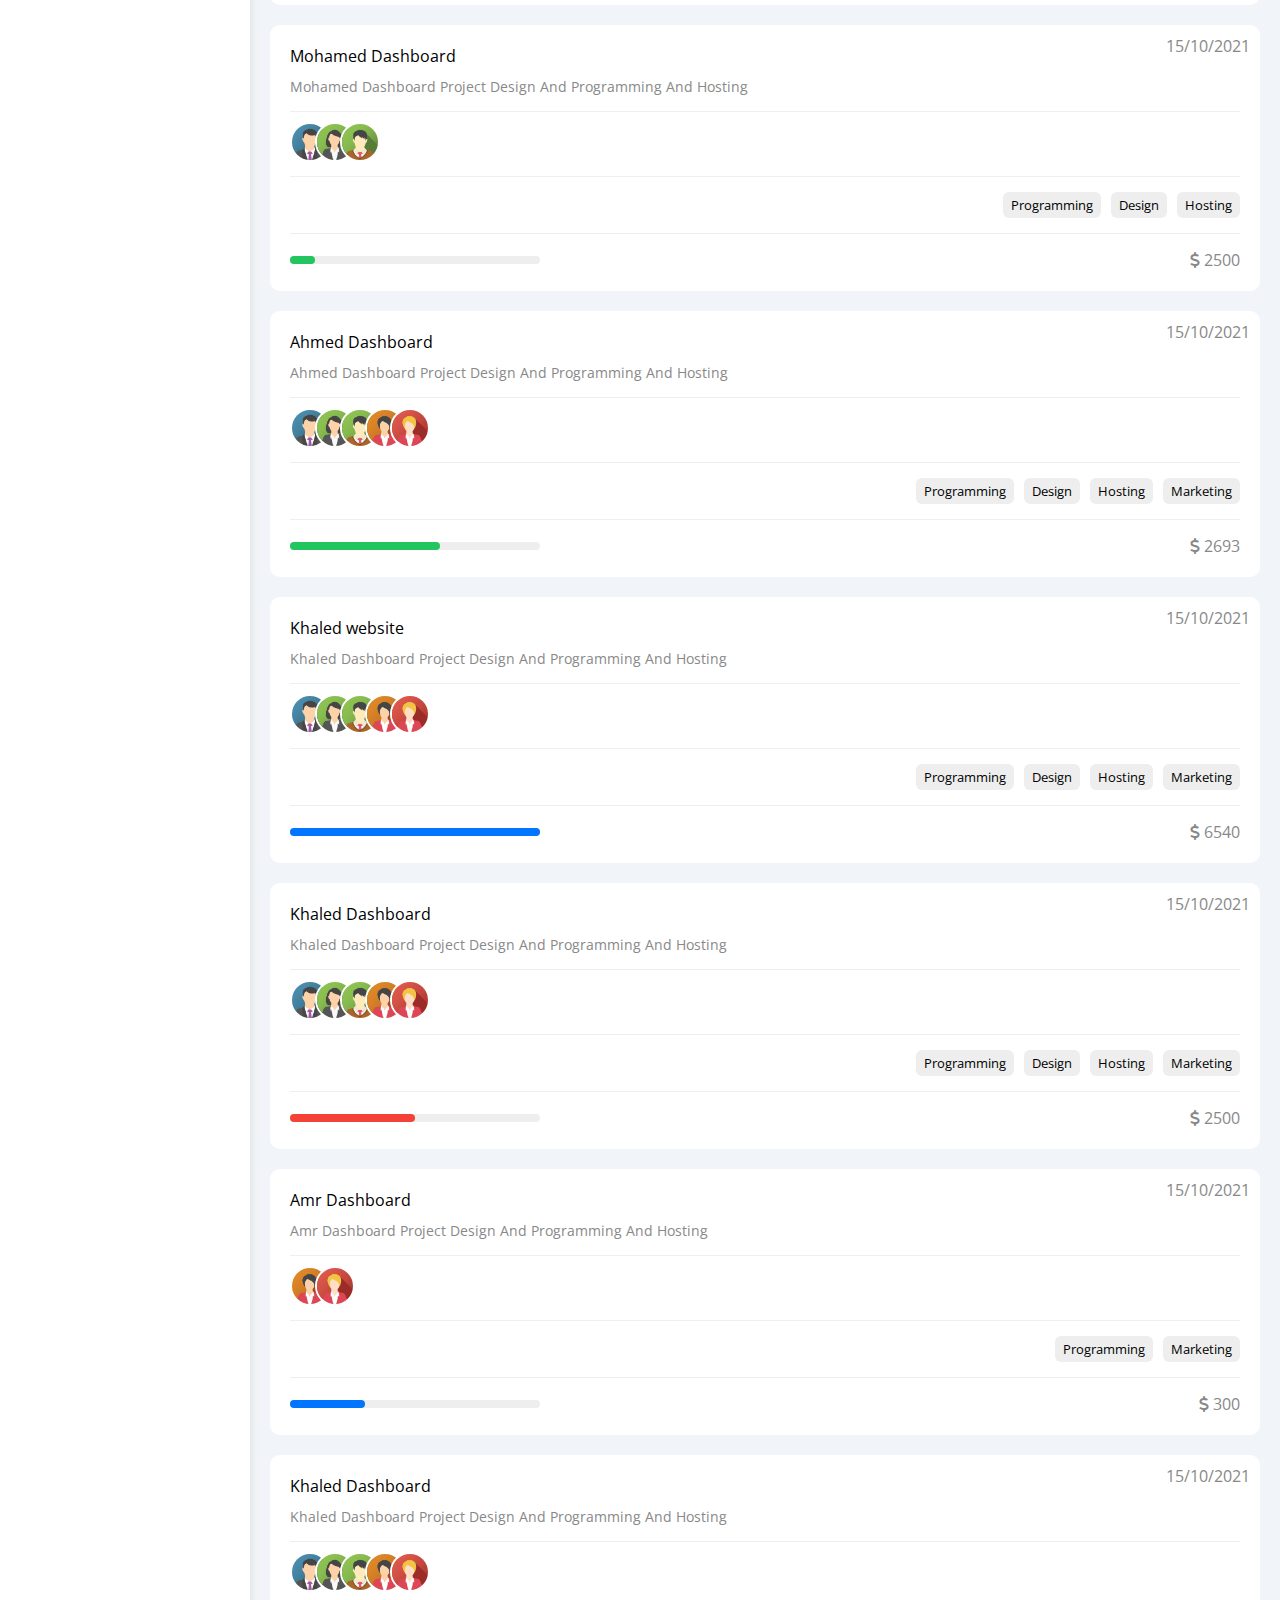
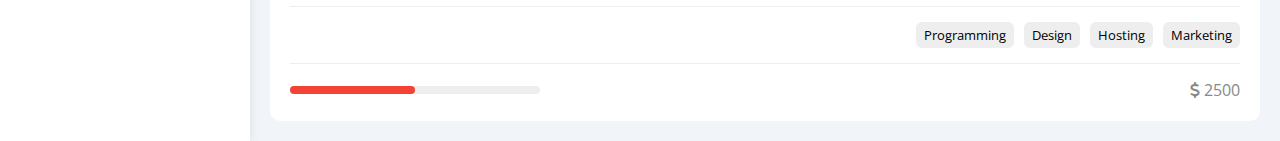
<file: projects.html>
<!DOCTYPE html>
<html lang="en">
    <head>
        <meta charset="UTF-8">
        <meta http-equiv="X-UA-Compatible" content="IE=edge">
        <meta name="viewport" content="width=device-width, initial-scale=1.0">
        <title>Projects</title>
        <!-- google font  -->
        <link rel="preconnect" href="https://fonts.googleapis.com">
        <link rel="preconnect" href="https://fonts.gstatic.com" crossorigin>
        <link href="https://fonts.googleapis.com/css2?family=Cairo:wght@300;400;500;600;700;800;900&family=Open+Sans:wght@300;400;500;600;700;800&display=swap" rel="stylesheet">
        <!-- Font Awesome -->
        <link rel="stylesheet" href="css/all.min.css">
        <!-- My Framwork -->
        <link rel="stylesheet" href="css/framwork.css">
        <link rel="stylesheet" href="css/main.css">
    </head>
    <body>
        <div class="page d-flex">
            <div class="sidbar bg-white p-20 p-rel">
                <h3 class="txt-c p-rel mt-0 p-rel">Khaled</h3>
                <ul>
                    <li>
                        <a class="d-flex alien-center fs-14 c-black rad-6 p-10" href="index.html">
                            <i class="fa-solid fa-house fa-fw"></i>
                            <span>Dashboard</span>
                        </a>
                    </li>
                    <li>
                        <a class=" d-flex alien-center fs-14 c-black rad-6 p-10" href="setting.html">
                            <i class="fa-solid fa-gear fa-fw"></i>
                            <span>Setting</span>
                        </a>
                    </li>
                    <li>
                        <a class="d-flex alien-center fs-14 c-black rad-6 p-10" href="profile.html">
                            <i class="fa-solid fa-user fa-fw"></i>
                            <span>Profile</span>
                        </a>
                    </li>
                    <li>
                        <a class="active d-flex alien-center fs-14 c-black rad-6 p-10" href="projects.html">
                            <i class="fa-solid fa-microchip fa-fw"></i>
                            <span>Projects</span>
                        </a>
                    </li>
                    <li>
                        <a class="d-flex alien-center fs-14 c-black rad-6 p-10" href="courses.html">
                            <i class="fa-solid fa-file-invoice fa-fw" ></i>
                            <span>Courses</span>
                        </a>
                    </li>
                    <li>
                        <a class="d-flex alien-center fs-14 c-black rad-6 p-10" href="friends.html">
                            <i class="fa-regular fa-circle-user fa-fw"></i>
                            <span>Friends</span>
                        </a>
                    </li>
                    <li>
                        <a class="d-flex alien-center fs-14 c-black rad-6 p-10" href="files.html">
                            <i class="fa-solid fa-file fa-fw"></i>
                            <span>Files</span>
                        </a>
                    </li>
                    <li>
                        <a class="d-flex alien-center fs-14 c-black rad-6 p-10" href="plans.html">
                            <i class="fa-solid fa-chart-pie fa-fw"></i>
                            <span>Plans</span>
                        </a>
                    </li>
                </ul>
            </div>
            <div class="content ">
                <div class="head between-flex full-w p-rel bg-white p-15">
                    <div class="search">
                        <input class="p-10" type="search" placeholder="Search...">
                    </div>
                    <div class="icons d-flex alien-center">
                        <span class="notify p-rel">
                            <i class="fa-solid fa-bell"></i>
                        </span>
                        <div class="avater">
                            <img src="images/Avater.png" alt="avater">
                        </div>
                    </div>
                </div>
                <h1 class="p-rel">Projects</h1>
                <div class="projects-page p-20 d-grid gap-20">
                    <!-- Start project box -->
                    <div class="project-box bg-white rad-10 p-rel p-20">
                        <span class="c-gray">15/10/2021</span>
                        <h4 class="m-0">Khaled Dashboard</h4>
                        <p class="c-gray fs-14 m-0 mt-10">Khaled Dashboard Project Design And Programming And Hosting</p>
                        <div class="teams p-rel">
                            <a href="#"><img src="images/team-01.png" alt="image team"></a>
                            <a href="#"><img src="images/team-02.png" alt="image team"></a>
                            <a href="#"><img src="images/team-03.png" alt="image team"></a>
                            <a href="#"><img src="images/team-04.png" alt="image team"></a>
                            <a href="#"><img src="images/team-05.png" alt="image team"></a>
                        </div>
                        <div class="do d-flex">
                            <span class="bg-eee fs-13 rad-6">Programming</span>
                            <span class="bg-eee fs-13 rad-6">Design</span>
                            <span class="bg-eee fs-13 rad-6">Hosting</span>
                            <span class="bg-eee fs-13 rad-6">Marketing</span>
                        </div>
                        <div class="info between-flex">
                            <div class="progress bg-eee rad-6 p-rel">
                                <span style="width : 50%" class="bg-red rad-6"></span>
                            </div>
                            <div class="price c-gray">
                                <i class="fa-solid fa-dollar-sign"></i>
                                2500
                            </div>
                        </div>
                    </div>
                    <!-- End project box  -->
                    <!-- Start project box -->
                    <div class="project-box bg-white rad-10 p-rel p-20">
                        <span class="c-gray">15/11/2022</span>
                        <h4 class="m-0">Academy Portal</h4>
                        <p class="c-gray fs-14 m-0 mt-10">Academy Portal Project Design And Programming</p>
                        <div class="teams p-rel">
                            <a href="#"><img src="images/team-01.png" alt="image team"></a>
                            <a href="#"><img src="images/team-02.png" alt="image team"></a>
                            <a href="#"><img src="images/team-03.png" alt="image team"></a>
                        </div>
                        <div class="do d-flex">
                            <span class="bg-eee fs-13 rad-6">Programming</span>
                            <span class="bg-eee fs-13 rad-6">Design</span>
                        </div>
                        <div class="info between-flex">
                            <div class="progress bg-eee rad-6 p-rel">
                                <span style="width : 80%" class="bg-green rad-6"></span>
                            </div>
                            <div class="price c-gray">
                                <i class="fa-solid fa-dollar-sign"></i>
                                1200
                            </div>
                        </div>
                    </div>
                    <!-- End project box  -->
                    <!-- Start project box -->
                    <div class="project-box bg-white rad-10 p-rel p-20">
                        <span class="c-gray">1/1/2021</span>
                        <h4 class="m-0">Chatting Application</h4>
                        <p class="c-gray fs-14 m-0 mt-10">Chatting Application Project Design</p>
                        <div class="teams p-rel">
                            <a href="#"><img src="images/team-01.png" alt="image team"></a>
                            <a href="#"><img src="images/team-02.png" alt="image team"></a>
                            <a href="#"><img src="images/team-03.png" alt="image team"></a>
                            <a href="#"><img src="images/team-04.png" alt="image team"></a>
                        </div>
                        <div class="do d-flex">
                            <span class="bg-eee fs-13 rad-6">Programming</span>
                            <span class="bg-eee fs-13 rad-6">Marketing</span>
                        </div>
                        <div class="info between-flex">
                            <div class="progress bg-eee rad-6 p-rel">
                                <span style="width : 50%" class="bg-blue rad-6"></span>
                            </div>
                            <div class="price c-gray">
                                <i class="fa-solid fa-dollar-sign"></i>
                                600
                            </div>
                        </div>
                    </div>
                    <!-- End project box  -->
                    <!-- Start project box -->
                    <div class="project-box bg-white rad-10 p-rel p-20">
                        <span class="c-gray">16/02/2022</span>
                        <h4 class="m-0">Leon website</h4>
                        <p class="c-gray fs-14 m-0 mt-10">Khaled Dashboard Project Design And Programming And Hosting</p>
                        <div class="teams p-rel">
                            <a href="#"><img src="images/team-03.png" alt="image team"></a>
                            <a href="#"><img src="images/team-04.png" alt="image team"></a>
                            <a href="#"><img src="images/team-05.png" alt="image team"></a>
                        </div>
                        <div class="do d-flex">
                            <span class="bg-eee fs-13 rad-6">Programming</span>
                            <span class="bg-eee fs-13 rad-6">Design</span>
                        </div>
                        <div class="info between-flex">
                            <div class="progress bg-eee rad-6 p-rel">
                                <span style="width : 50%" class="bg-blue rad-6"></span>
                            </div>
                            <div class="price c-gray">
                                <i class="fa-solid fa-dollar-sign"></i>
                                1000
                            </div>
                        </div>
                    </div>
                    <!-- End project box  --> <!-- Start project box -->
                    <div class="project-box bg-white rad-10 p-rel p-20">
                        <span class="c-gray">15/10/2021</span>
                        <h4 class="m-0">Ahmed Portal</h4>
                        <p class="c-gray fs-14 m-0 mt-10">Ahmed Portal Project Design And Programming</p>
                        <div class="teams p-rel">
                            <a href="#"><img src="images/team-01.png" alt="image team"></a>
                            <a href="#"><img src="images/team-02.png" alt="image team"></a>                            <a href="#"><img src="images/team-04.png" alt="image team"></a>
                            <a href="#"><img src="images/team-05.png" alt="image team"></a>
                        </div>
                        <div class="do d-flex">
                            <span class="bg-eee fs-13 rad-6">Programming</span>
                            <span class="bg-eee fs-13 rad-6">Design</span>
                            <span class="bg-eee fs-13 rad-6">Hosting</span>
                            <span class="bg-eee fs-13 rad-6">Marketing</span>
                        </div>
                        <div class="info between-flex">
                            <div class="progress bg-eee rad-6 p-rel">
                                <span style="width : 100%" class="bg-red rad-6"></span>
                            </div>
                            <div class="price c-gray">
                                <i class="fa-solid fa-dollar-sign"></i>
                                3600
                            </div>
                        </div>
                    </div>
                    <!-- End project box  --> <!-- Start project box -->
                    <div class="project-box bg-white rad-10 p-rel p-20">
                        <span class="c-gray">15/10/2021</span>
                        <h4 class="m-0">Mohamed Dashboard</h4>
                        <p class="c-gray fs-14 m-0 mt-10">Mohamed Dashboard Project Design And Programming And Hosting</p>
                        <div class="teams p-rel">
                            <a href="#"><img src="images/team-01.png" alt="image team"></a>
                            <a href="#"><img src="images/team-02.png" alt="image team"></a>
                            <a href="#"><img src="images/team-03.png" alt="image team"></a>
                        </div>
                        <div class="do d-flex">
                            <span class="bg-eee fs-13 rad-6">Programming</span>
                            <span class="bg-eee fs-13 rad-6">Design</span>
                            <span class="bg-eee fs-13 rad-6">Hosting</span>
                        </div>
                        <div class="info between-flex">
                            <div class="progress bg-eee rad-6 p-rel">
                                <span style="width : 10%" class="bg-green rad-6"></span>
                            </div>
                            <div class="price c-gray">
                                <i class="fa-solid fa-dollar-sign"></i>
                                2500
                            </div>
                        </div>
                    </div>
                    <!-- End project box  --> <!-- Start project box -->
                    <div class="project-box bg-white rad-10 p-rel p-20">
                        <span class="c-gray">15/10/2021</span>
                        <h4 class="m-0">Ahmed Dashboard</h4>
                        <p class="c-gray fs-14 m-0 mt-10">Ahmed Dashboard Project Design And Programming And Hosting</p>
                        <div class="teams p-rel">
                            <a href="#"><img src="images/team-01.png" alt="image team"></a>
                            <a href="#"><img src="images/team-02.png" alt="image team"></a>
                            <a href="#"><img src="images/team-03.png" alt="image team"></a>
                            <a href="#"><img src="images/team-04.png" alt="image team"></a>
                            <a href="#"><img src="images/team-05.png" alt="image team"></a>
                        </div>
                        <div class="do d-flex">
                            <span class="bg-eee fs-13 rad-6">Programming</span>
                            <span class="bg-eee fs-13 rad-6">Design</span>
                            <span class="bg-eee fs-13 rad-6">Hosting</span>
                            <span class="bg-eee fs-13 rad-6">Marketing</span>
                        </div>
                        <div class="info between-flex">
                            <div class="progress bg-eee rad-6 p-rel">
                                <span style="width : 60%" class="bg-green rad-6"></span>
                            </div>
                            <div class="price c-gray">
                                <i class="fa-solid fa-dollar-sign"></i>
                                2693
                            </div>
                        </div>
                    </div>
                    <!-- End project box  --> <!-- Start project box -->
                    <div class="project-box bg-white rad-10 p-rel p-20">
                        <span class="c-gray">15/10/2021</span>
                        <h4 class="m-0">Khaled website</h4>
                        <p class="c-gray fs-14 m-0 mt-10">Khaled Dashboard Project Design And Programming And Hosting</p>
                        <div class="teams p-rel">
                            <a href="#"><img src="images/team-01.png" alt="image team"></a>
                            <a href="#"><img src="images/team-02.png" alt="image team"></a>
                            <a href="#"><img src="images/team-03.png" alt="image team"></a>
                            <a href="#"><img src="images/team-04.png" alt="image team"></a>
                            <a href="#"><img src="images/team-05.png" alt="image team"></a>
                        </div>
                        <div class="do d-flex">
                            <span class="bg-eee fs-13 rad-6">Programming</span>
                            <span class="bg-eee fs-13 rad-6">Design</span>
                            <span class="bg-eee fs-13 rad-6">Hosting</span>
                            <span class="bg-eee fs-13 rad-6">Marketing</span>
                        </div>
                        <div class="info between-flex">
                            <div class="progress bg-eee rad-6 p-rel">
                                <span style="width : 100%" class="bg-blue rad-6"></span>
                            </div>
                            <div class="price c-gray">
                                <i class="fa-solid fa-dollar-sign"></i>
                                6540
                            </div>
                        </div>
                    </div>
                    <!-- End project box  --> <!-- Start project box -->
                    <div class="project-box bg-white rad-10 p-rel p-20">
                        <span class="c-gray">15/10/2021</span>
                        <h4 class="m-0">Khaled Dashboard</h4>
                        <p class="c-gray fs-14 m-0 mt-10">Khaled Dashboard Project Design And Programming And Hosting</p>
                        <div class="teams p-rel">
                            <a href="#"><img src="images/team-01.png" alt="image team"></a>
                            <a href="#"><img src="images/team-02.png" alt="image team"></a>
                            <a href="#"><img src="images/team-03.png" alt="image team"></a>
                            <a href="#"><img src="images/team-04.png" alt="image team"></a>
                            <a href="#"><img src="images/team-05.png" alt="image team"></a>
                        </div>
                        <div class="do d-flex">
                            <span class="bg-eee fs-13 rad-6">Programming</span>
                            <span class="bg-eee fs-13 rad-6">Design</span>
                            <span class="bg-eee fs-13 rad-6">Hosting</span>
                            <span class="bg-eee fs-13 rad-6">Marketing</span>
                        </div>
                        <div class="info between-flex">
                            <div class="progress bg-eee rad-6 p-rel">
                                <span style="width : 50%" class="bg-red rad-6"></span>
                            </div>
                            <div class="price c-gray">
                                <i class="fa-solid fa-dollar-sign"></i>
                                2500
                            </div>
                        </div>
                    </div>
                    <!-- End project box  --> <!-- Start project box -->
                    <div class="project-box bg-white rad-10 p-rel p-20">
                        <span class="c-gray">15/10/2021</span>
                        <h4 class="m-0">Amr Dashboard</h4>
                        <p class="c-gray fs-14 m-0 mt-10">Amr Dashboard Project Design And Programming And Hosting</p>
                        <div class="teams p-rel">
                            <a href="#"><img src="images/team-04.png" alt="image team"></a>
                            <a href="#"><img src="images/team-05.png" alt="image team"></a>
                        </div>
                        <div class="do d-flex">
                            <span class="bg-eee fs-13 rad-6">Programming</span>
                            <span class="bg-eee fs-13 rad-6">Marketing</span>
                        </div>
                        <div class="info between-flex">
                            <div class="progress bg-eee rad-6 p-rel">
                                <span style="width : 30%" class="bg-blue rad-6"></span>
                            </div>
                            <div class="price c-gray">
                                <i class="fa-solid fa-dollar-sign"></i>
                                300
                            </div>
                        </div>
                    </div>
                    <!-- End project box  --> <!-- Start project box -->
                    <div class="project-box bg-white rad-10 p-rel p-20">
                        <span class="c-gray">15/10/2021</span>
                        <h4 class="m-0">Khaled Dashboard</h4>
                        <p class="c-gray fs-14 m-0 mt-10">Khaled Dashboard Project Design And Programming And Hosting</p>
                        <div class="teams p-rel">
                            <a href="#"><img src="images/team-01.png" alt="image team"></a>
                            <a href="#"><img src="images/team-02.png" alt="image team"></a>
                            <a href="#"><img src="images/team-03.png" alt="image team"></a>
                            <a href="#"><img src="images/team-04.png" alt="image team"></a>
                            <a href="#"><img src="images/team-05.png" alt="image team"></a>
                        </div>
                        <div class="do d-flex">
                            <span class="bg-eee fs-13 rad-6">Programming</span>
                            <span class="bg-eee fs-13 rad-6">Design</span>
                            <span class="bg-eee fs-13 rad-6">Hosting</span>
                            <span class="bg-eee fs-13 rad-6">Marketing</span>
                        </div>
                        <div class="info between-flex">
                            <div class="progress bg-eee rad-6 p-rel">
                                <span style="width : 50%" class="bg-red rad-6"></span>
                            </div>
                            <div class="price c-gray">
                                <i class="fa-solid fa-dollar-sign"></i>
                                2500
                            </div>
                        </div>
                    </div>
                    <!-- End project box  -->
                </div>
            </div>
        </div>
    </body>
</html>
</file>
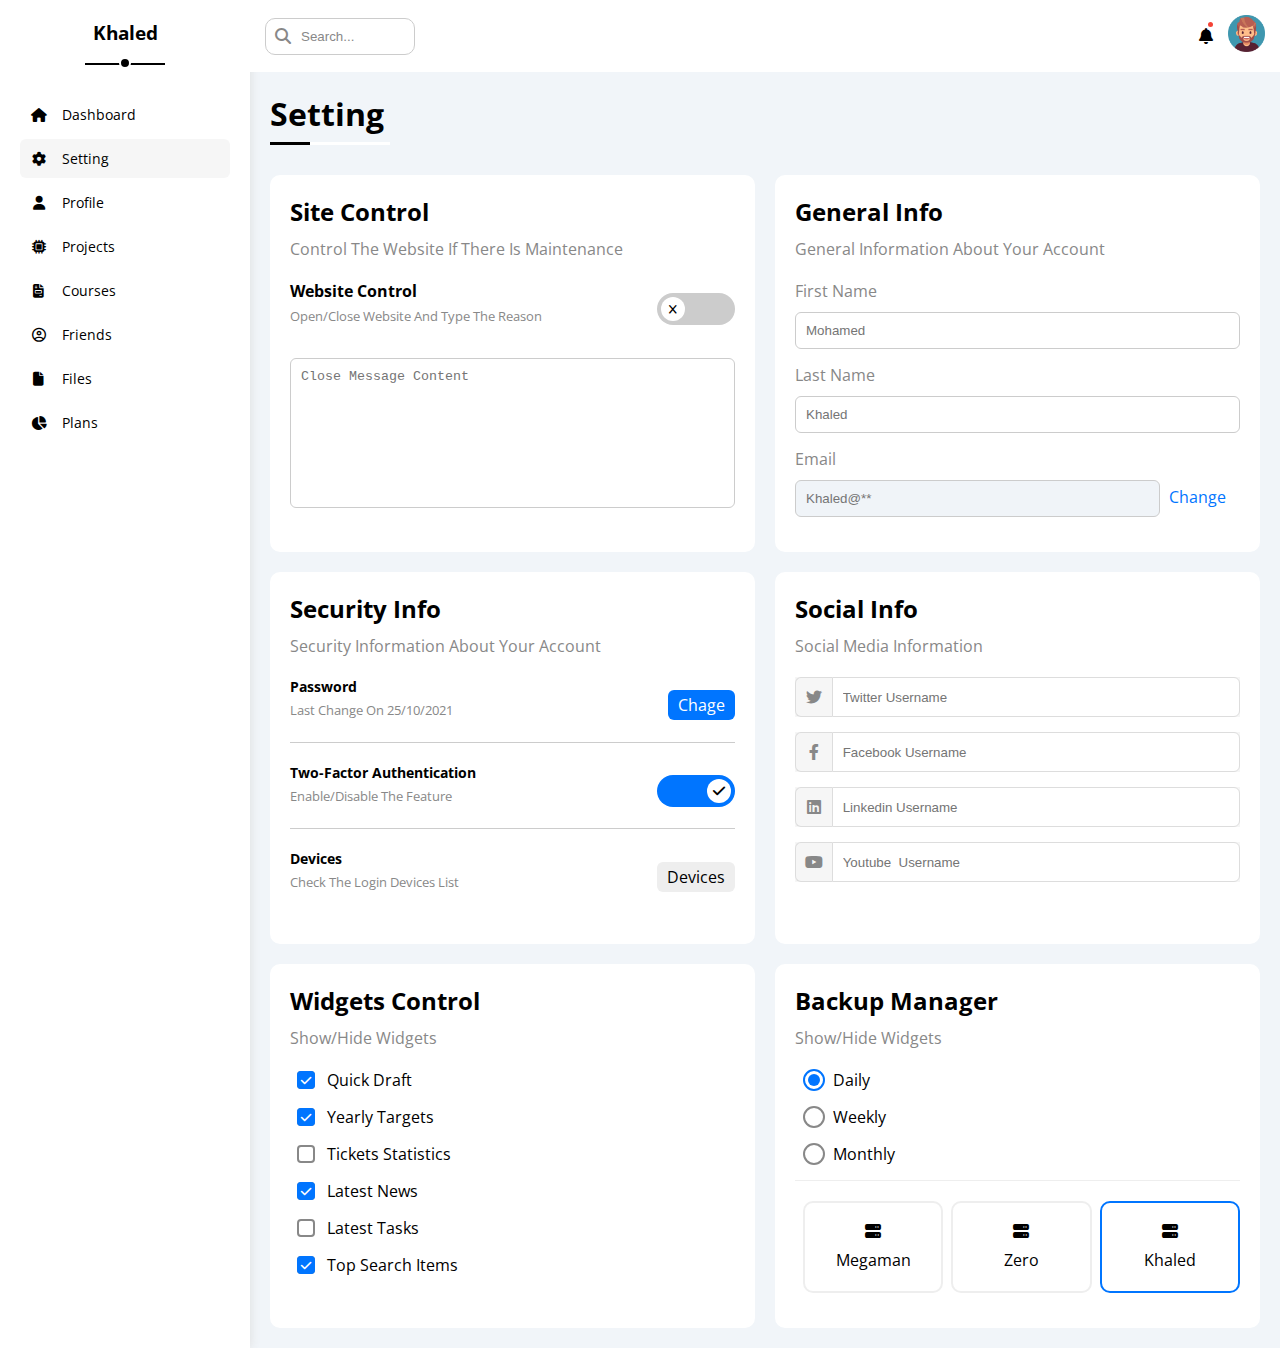
<file: setting.html>
<!DOCTYPE html>
<html lang="en">
    <head>
        <meta charset="UTF-8">
        <meta http-equiv="X-UA-Compatible" content="IE=edge">
        <meta name="viewport" content="width=device-width, initial-scale=1.0">
        <title>Setting</title>
        <!-- google font  -->
        <link rel="preconnect" href="https://fonts.googleapis.com">
        <link rel="preconnect" href="https://fonts.gstatic.com" crossorigin>
        <link href="https://fonts.googleapis.com/css2?family=Cairo:wght@300;400;500;600;700;800;900&family=Open+Sans:wght@300;400;500;600;700;800&display=swap" rel="stylesheet">
        <!-- Font Awesome -->
        <link rel="stylesheet" href="css/all.min.css">
        <!-- My Framwork -->
        <link rel="stylesheet" href="css/framwork.css">
        <link rel="stylesheet" href="css/main.css">
    </head>
    <body>
        <div class="page d-flex">
            <div class="sidbar bg-white p-20 p-rel">
                <h3 class="txt-c p-rel mt-0 p-rel">Khaled</h3>
                <ul>
                    <li>
                        <a class="d-flex alien-center fs-14 c-black rad-6 p-10" href="index.html">
                            <i class="fa-solid fa-house fa-fw"></i>
                            <span>Dashboard</span>
                        </a>
                    </li>
                    <li>
                        <a class="active d-flex alien-center fs-14 c-black rad-6 p-10" href="setting.html">
                            <i class="fa-solid fa-gear fa-fw"></i>
                            <span>Setting</span>
                        </a>
                    </li>
                    <li>
                        <a class="d-flex alien-center fs-14 c-black rad-6 p-10" href="profile.html">
                            <i class="fa-solid fa-user fa-fw"></i>
                            <span>Profile</span>
                        </a>
                    </li>
                    <li>
                        <a class="d-flex alien-center fs-14 c-black rad-6 p-10" href="projects.html">
                            <i class="fa-solid fa-microchip fa-fw"></i>
                            <span>Projects</span>
                        </a>
                    </li>
                    <li>
                        <a class="d-flex alien-center fs-14 c-black rad-6 p-10" href="courses.html">
                            <i class="fa-solid fa-file-invoice fa-fw" ></i>
                            <span>Courses</span>
                        </a>
                    </li>
                    <li>
                        <a class="d-flex alien-center fs-14 c-black rad-6 p-10" href="friends.html">
                            <i class="fa-regular fa-circle-user fa-fw"></i>
                            <span>Friends</span>
                        </a>
                    </li>
                    <li>
                        <a class="d-flex alien-center fs-14 c-black rad-6 p-10" href="files.html">
                            <i class="fa-solid fa-file fa-fw"></i>
                            <span>Files</span>
                        </a>
                    </li>
                    <li>
                        <a class="d-flex alien-center fs-14 c-black rad-6 p-10" href="plans.html">
                            <i class="fa-solid fa-chart-pie fa-fw"></i>
                            <span>Plans</span>
                        </a>
                    </li>
                </ul>
            </div>
            <div class="content ">
                <div class="head between-flex full-w p-rel bg-white p-15">
                    <div class="search">
                        <input class="p-10" type="search" placeholder="Search...">
                    </div>
                    <div class="icons d-flex alien-center">
                        <span class="notify p-rel">
                            <i class="fa-solid fa-bell"></i>
                        </span>
                        <div class="avater">
                            <img src="images/Avater.png" alt="avater">
                        </div>
                    </div>
                </div>
                <h1 class="p-rel">Setting</h1>
                <div class="setting-page m-20 d-grid gap-20">
                    <!-- Start open/close -->
                    <div class="open-close bg-white p-20 rad-10">
                        <h2 class="mt-0 mb-10">Site Control</h2>
                        <p class="mt-0 mb-20 c-gray">Control The Website If There Is Maintenance</p>
                        <div class="between-flex mb-20">
                            <div class="">
                                <h4 class="mb-0 mt-0">Website Control</h4>
                                <p class="c-gray fs-13 mt-5" >Open/Close Website And Type The Reason</p>
                            </div>
                            <label>
                                <input type="checkbox" name="toggel-check" class="toggel-check">
                                <div class="toggel-swich"></div>
                            </label>
                        </div>
                        <textarea placeholder="Close Message Content" class="p-10 b-none full-w rad-6"></textarea>
                    </div>
                    <!-- end open/close -->

                    <!-- Start open/close -->
                    <div class="genral-info bg-white p-20 rad-10">
                        <h2 class="mt-0 mb-10">General Info</h2>
                        <p class="mt-0 mb-20 c-gray">General Information About Your Account</p>
                        <div class="mb-15">
                            <label class="c-gray d-block" for="first">First Name</label>
                            <input type="text" class="d-block full-w border-ccc p-10 mt-10 rad-6" id="first" placeholder="Mohamed">
                        </div>

                        <div class="mb-15">
                            <label class="c-gray d-block" for="first">Last Name</label>
                            <input type="text" class="d-block full-w border-ccc p-10 mt-10 rad-6" id="first" placeholder="Khaled">
                        </div>

                        <div class="mb-15 ">
                            <label class="c-gray d-block" for="first">Email</label>
                            <input type="email" class="d-block full-w border-ccc p-10 mt-10 rad-6 mr-5" id="first" placeholder="Khaled@**" disabled>
                            <a href="#" class="c-blue"> Change</a>
                        </div>
                    </div>
                    <!-- end open/close -->

                    <!-- Start security-info-->
                    <div class="security-info bg-white p-20 rad-10">
                        <h2 class="mt-0 mb-10">Security Info</h2>
                        <p class="mt-0 mb-20 c-gray">Security Information About Your Account</p>
                        <div class="between-flex mb-20 pb-10">
                            <div class="">
                                <h4 class="mb-0 mt-0 fs-14">Password</h4>
                                <p class="c-gray fs-13 mt-5" >Last Change On 25/10/2021</p>
                            </div>
                            <a href="#" class="bg-blue c-white bt-shape">Chage</a>
                        </div>
                        <div class="between-flex mb-20 pb-10">
                            <div class="">
                                <h4 class="mb-0 mt-0 fs-14">Two-Factor Authentication</h4>
                                <p class="c-gray fs-13 mt-5" >Enable/Disable The Feature</p>
                            </div>
                            <label>
                                <input type="checkbox" name="toggel-check" class="toggel-check" checked>
                                <div class="toggel-swich"></div>
                            </label>
                        </div>
                        <div class="between-flex mb-20 ">
                            <div class="">
                                <h4 class="mb-0 mt-0 fs-14">Devices</h4>
                                <p class="c-gray fs-13 mt-5" >Check The Login Devices List</p>
                            </div>
                            <a href="#" class="bg-eee c-black bt-shape">Devices</a>
                        </div>
                    </div>
                    <!-- end security-info -->

                    <!-- Start social-info-->
                    <div class="social-info bg-white p-20 rad-10">
                        <h2 class="mt-0 mb-10">Social Info</h2>
                        <p class="mt-0 mb-20 c-gray">Social Media Information</p>
                        <div class="social-boxs mb-15 d-flex alien-center">
                            <i class="fa-brands fa-twitter f-center c-gray"></i>
                            <input type="text" class="c-gray full-w pl-10" placeholder="Twitter Username">
                        </div>
                        <div class="social-boxs mb-15 d-flex alien-center">
                            <i class="fa-brands fa-facebook-f f-center c-gray"></i>
                            <input type="text" class="c-gray full-w pl-10" placeholder="Facebook Username">
                        </div>
                        <div class="social-boxs mb-15 d-flex alien-center">
                            <i class="fa-brands fa-linkedin f-center c-gray"></i>
                            <input type="text" class="c-gray full-w pl-10" placeholder="Linkedin Username">
                        </div>
                        <div class="social-boxs mb-15 d-flex alien-center">
                            <i class="fa-brands fa-youtube  f-center c-gray"></i>
                            <input type="text" class="c-gray full-w pl-10" placeholder="Youtube  Username">
                        </div>
                    </div>
                    <!-- end social-info -->
                    <!-- Start Widgets Control -->
                    <div class="widgets-control bg-white p-20 rad-10">
                        <h2 class="mt-0 mb-10">Widgets Control</h2>
                        <p class="mt-0 mb-20 c-gray">Show/Hide Widgets</p>
                        <div class="mb-15 d-flex alien-center">
                            <input type="checkbox" id="draft" checked>
                            <label for="draft" class="p-rel">Quick Draft</label>
                        </div>
                        <div class="mb-15 d-flex alien-center">
                            <input type="checkbox" id="Targets" checked>
                            <label for="Targets" class="p-rel">Yearly Targets</label>
                        </div>
                        <div class="mb-15 d-flex alien-center">
                            <input type="checkbox" id="Tickets">
                            <label for="Tickets" class="p-rel">Tickets Statistics</label>
                        </div>
                        <div class="mb-15 d-flex alien-center">
                            <input type="checkbox" id="News" checked>
                            <label for="News" class="p-rel">Latest News</label>
                        </div>
                        <div class="mb-15 d-flex alien-center">
                            <input type="checkbox" id="Tasks">
                            <label for="Tasks" class="p-rel">Latest Tasks</label>
                        </div>
                        <div class="mb-15 d-flex alien-center">
                            <input type="checkbox" id="Top" checked>
                            <label for="Top" class="p-rel">Top Search Items</label>
                        </div>
                        
                    </div>
                    <!-- End Widgets Control -->

                    <!-- start Backup Manager -->
                    <div class="backup-manager bg-white p-20 rad-10">
                        <h2 class="mt-0 mb-10">Backup Manager</h2>
                        <p class="mt-0 mb-20 c-gray">Show/Hide Widgets</p>
                        <div class="backup mb-15 d-flex alien-center">
                            <input type="radio" name="time" id="daily" checked>
                            <label for="daily" class="p-rel ">Daily</label>
                        </div>
                        <div class="backup mb-15 d-flex alien-center">
                            <input type="radio" name="time" id="weekly" >
                            <label for="weekly" class="p-rel">Weekly</label>
                        </div>
                        <div class="backup mb-15 d-flex alien-center">
                            <input type="radio" name="time" id="monthly" >
                            <label for="monthly" class="p-rel">Monthly</label>
                        </div>
                        <div class="servers pt-20 d-flex alien-center txt-c">
                            <input type="radio" name="server" id="server-one">
                            <div class="server mb-15 rad-10 full-w ">
                                <label for="server-one" class="d-block m-20">
                                    <i class="fa-solid fa-server d-block mb-10"></i>
                                    Megaman
                                </label>
                            </div>

                            <input type="radio" name="server" id="server-two">
                            <div class="server mb-15 rad-10 full-w ">
                                <label for="server-two" class="d-block m-20">
                                    <i class="fa-solid fa-server d-block mb-10"></i>
                                    Zero
                                </label>
                            </div>

                            <input type="radio" name="server" id="server-three" checked>
                            <div class="server mb-15 rad-10 full-w ">
                                <label for="server-three" class="m-20 d-block">
                                    <i class="fa-solid fa-server d-block mb-10"></i>
                                    Khaled
                                </label>
                            </div>
                        </div>
                        
                    </div>
                    <!-- End Manager Control -->
                </div>

            </div>
        </div>
    </body>
</html>
</file>
<file: css/framwork.css>
:root{
    --blue-color: #0075ff;
    --blue-alt-color: #0d69d5;
    --orange-color: #f59e0b;
    --green-color : #22c55e;
    --red-color: #f44336;
    --gray-color: #888;
}
/* Start Box */
.d-block{
    display: block;
}
.d-flex{
    display: flex;
}
.alien-center{
    align-items: center;
}
.space-between{
    justify-content: space-between;
}
.f-wrap{
    flex-wrap: wrap;
}
.full-w{
    width: 100%;
    max-width: 100%;
}
.d-grid{
    display: grid;
}
.gap-20{
    gap: 20px;
}
.w-fit{
    width: -webkit-fit-content;
    width: -moz-fit-content;
    width: fit-content;
}
.h-full{
    height: 100%;
}
@media (max-width : 767px) {
    .block-moblie{
        display: block;
    }
    .hide-moblie{
        display: none;
    }
}
/* End Box */

/* Start padding and margin */
.p-10{
    padding: 10px;
}
.p-15{
    padding: 15px;
}
.p-20{
    padding: 20px;
}
.p-25{
    padding: 25px;
}
.pt-5{
    padding-top: 5px;
}
.pt-10{
    padding-top: 10px;
}
.pt-15{
    padding-top: 15px;
}
.pt-20{
    padding-top: 20px;
}
.pb{
    padding-bottom: 15px;
}
.pb-10{
    padding-bottom: 10px;
}
.pb-15{
    padding-bottom: 15px;
}
.pb-20{
    padding-bottom: 20px;
}
.pl-10{
    padding-left: 10px;
}
.pl-15{
    padding-left: 15px;
}
.m-0{
    margin: 0;
}
.m-20{
    margin: 20px;
}
.mt-0{
    margin-top: 0;
}
.mt-5{
    margin-top: 5px;
}
.mt-10{
    margin-top: 10px;
}
.mt-15{
    margin-top: 15px;
}
.mt-20{
    margin-top: 20px;
}
.mt-25{
    margin-top: 25px;
}
.mr-5{
    margin-right: 5px;
}
.mr-10{
    margin-right: 10px;
}
.mr-15{
    margin-right: 15px;
}
.mr-20{
    margin-right: 20px;
}
.mb-0{
    margin-bottom: 0px;
}
.mb-5{
    margin-bottom: 5px;
}
.mb-10{
    margin-bottom: 10px;
}
.mb-15{
    margin-bottom: 15px;
}
.mb-20{
    margin-bottom: 20px;
}


/* End padding and margin */

/* Start color */

.bg-white {
background-color: white;
}
.bg-eee{
    background-color: #eee;
}
.bg-blue{
    background-color: var(--blue-color);
}
.bg-orange{
    background-color: var(--orange-color);
}
.bg-green{
    background-color: var(--green-color);
}
.bg-red{
    background-color: var(--red-color);
}
.c-white{
    color: white;
}
.c-black{
    color: black;
}
.c-blue{
    color: var(--blue-color);
}
.c-gray{
    color: var(--gray-color);
}
.c-orange{
    color: var(--orange-color);
}
.c-green{
    color: var(--green-color);
}
.c-red{
    color: var(--red-color);
}

/* End color */

/* Start position */
.p-rel{
    position: relative;
}
/* End position */

/* Start font */
.txt-c{
    text-align: center;
}
.fs-13{
    font-size: 13px;
}
.fs-14{
    font-size: 14px;
}
.fs-15{
    font-size: 15px;
}
.fs-16{
    font-size: 16px;
}
.fs-18{
    font-size: 18px;
}
.fs-20{
    font-size: 20px;
}
.fs-25{
    font-size: 25px;
}
.f-bold{
    font-weight: bold;
}
@media (max-width : 767px) {
    .txt-c-mobile{
        text-align: center;
    }
}
/* End font */

/* Start border */
.b-none{
    border : none;
}
.rad-6{
    border-radius: 6px;
    -webkit-border-radius: 6px;
    -moz-border-radius: 6px;
    -ms-border-radius: 6px;
    -o-border-radius: 6px;
}
.rad-10{
    border-radius: 10px;
    -webkit-border-radius: 10px;
    -moz-border-radius: 10px;
    -ms-border-radius: 10px;
    -o-border-radius: 10px;
}
.rad-half{
    border-radius: 50%;
    -webkit-border-radius: 50%;
    -moz-border-radius: 50%;
    -ms-border-radius: 50%;
    -o-border-radius: 50%;
}
.border-ccc{
    border: 1px solid #CCC;
}
.brder-eee{
    border: 1px solid #EEE;
}
/* End border */

/* Start conponet */
.f-center{
    display: flex;
    align-items: center;
    justify-content: center;
}
.between-flex{
    display: flex;
    align-items: center;
    justify-content: space-between;
}

.bt-shape{
    padding:4px 10px;
    border-radius: 6px;
    -webkit-border-radius: 6px;
    -moz-border-radius: 6px;
    -ms-border-radius: 6px;
    -o-border-radius: 6px;
}

/* Start toggel check box */
.toggel-check{
    -webkit-appearance: none;
    -moz-appearance: none;
    appearance: none;
    display: none;
    
}
.toggel-swich{
    background-color: #CCC;
    width: 78px;
    height: 32px;
    border-radius: 16px;
    -webkit-border-radius: 16px;
    -moz-border-radius: 16px;
    -ms-border-radius: 16px;
    -o-border-radius: 16px;
    cursor: pointer;
    position: relative;
    transition: 0.3s;
    -webkit-transition: 0.3s;
    -moz-transition: 0.3s;
    -ms-transition: 0.3s;
    -o-transition: 0.3s;
}
.toggel-swich::before{
    content: '\58';
    font-family: "Font Awesome 6 free";
    font-weight: 900;
    width: 24px;
    height: 24px;
    border-radius: 50%;
    position: absolute;
    top: 4px;
    left: 4px;
    background-color: white;
    -webkit-border-radius: 50%;
    -moz-border-radius: 50%;
    -ms-border-radius: 50%;
    -o-border-radius: 50%;
    display: flex;
    align-items: center;
    justify-content: center;
    font-size: 10px;
    transition: 0.3s;
    -webkit-transition: 0.3s;
    -moz-transition: 0.3s;
    -ms-transition: 0.3s;
    -o-transition: 0.3s;
}
label .toggel-check:checked + .toggel-swich{
    background-color: var(--blue-color);

}
label .toggel-check:checked + .toggel-swich::before{
    content: "\f00c";
    left: 50px;
    font-size: 14px;
}
/* End toggel check box */
/* End conponet */
</file>
<file: css/main.css>
/* Start Global */
:root{
    --blue-color: #0075ff;
    --blue-alt-color: #0d69d5;
    --orange-color: #f59e0b;
    --green-color : #22c55e;
    --red-color: #f44336;
    --gray-color: #888;
}
*{
    box-sizing: border-box;
}
a{
    text-decoration: none;
}
ul{
    list-style: none;
    padding: 0;
}
body{
    margin: 0;
    font-family: 'Open Sans', sans-serif;
}
*:focus{
    outline: none;
}
.page{
    min-height: 100vh;
    background-color: #F1F5F9
}
::-webkit-scrollbar{
    width: 15px;
}
::-webkit-scrollbar-track{
    background-color: white;
}
::-webkit-scrollbar-thumb{
    background-color: var(--blue-color);
}
::-webkit-scrollbar-thumb:hover{
    background-color: var(--blue-alt-color);
}
/* End Global */

/* Start sidebar */
.sidbar{
    width: 250px;
    box-shadow: 0 0 10px #DDD;
}
.sidbar > h3{
    margin-bottom: 50px;
}
.sidbar > h3::before,
.sidbar > h3::after{
    content: '';
    position: absolute;
    background-color: black;
    left: 50%;
    transform: translateX(-50%);
    -webkit-transform: translateX(-50%);
    -moz-transform: translateX(-50%);
    -ms-transform: translateX(-50%);
    -o-transform: translateX(-50%);
}
.sidbar > h3::before{
    bottom: -20px;
    width: 80px;
    height: 2px;
}
.sidbar > h3::after{
    bottom: -24px;
    width: 8px;
    height: 8px;
    border-radius: 50%;
    -webkit-border-radius: 50%;
    -moz-border-radius: 50%;
    -ms-border-radius: 50%;
    -o-border-radius: 50%;
    border: 2px solid white;
}
.sidbar ul li a{
    margin-bottom: 5px;
    transition: 0.3s;
    -webkit-transition: 0.3s;
    -moz-transition: 0.3s;
    -ms-transition: 0.3s;
    -o-transition: 0.3s;
}
.sidbar ul li a:hover,
.sidbar ul li a.active{
    background-color: #f6f6f6;
}
.sidbar ul li span{
    font-size: 14px;
    margin-left: 14px;
}
@media(max-width : 767px) {
    .sidbar {
        width: 58px;
        padding: 10px
    }
    .sidbar > h3{
        font-size: 10px;
        margin-bottom: 15px;
    }
    .sidbar > h3::before,
    .sidbar > h3::after{
        display: none;
    }
    .sidbar ul li a{
        padding: 5px;
        justify-content: center;
    }
    .sidbar ul li span{
        display: none;
    }
}
/* End sidebar */

/* Start content */
.content{
    flex: 1;
    overflow: hidden;
    background-color: #f1f5f9;
}
.content .head .search::before{
    font-family: var(--fa-style-family-classic);
    content: '\f002';
    font-weight: 900;
    position: absolute;
    top: 50%;
    transform: translateY(-50%);
    left: 25px;
    color: var(--gray-color);
}
.content .head .search input{
    border: 1px solid #ccc;
    padding-left: 35px;
    border-radius: 10px;
    -webkit-border-radius: 10px;
    -moz-border-radius: 10px;
    -ms-border-radius: 10px;
    -o-border-radius: 10px;
    transition: width 0.5s;
    -webkit-transition: width 0.5s;
    -moz-transition: width 0.5s;
    -ms-transition: width 0.5s;
    -o-transition: width 0.5s;
    width: 150px;
}
.content .head .search input::-webkit-input-placeholder{
    color: var(--gray-color);
}
.content .head .search input::-moz-placeholder{
    color: var(--gray-color);
}
.content .head .search input:-ms-input-placeholder{
    color: var(--gray-color);
}
.content .head .search input::-ms-input-placeholder{
    color: var(--gray-color);
}
.content .head .search input::placeholder{
    color: var(--gray-color);
}
.content .head .search input:focus{
    width: 200px;
}
.content .head .search input:focus::-webkit-input-placeholder{
    opacity: 0;
}
.content .head .search input:focus::-moz-placeholder{
    opacity: 0;
}
.content .head .search input:focus:-ms-input-placeholder{
    opacity: 0;
}
.content .head .search input:focus::-ms-input-placeholder{
    opacity: 0;
}
.content .head .search input:focus::placeholder{
    opacity: 0;
}
.content .head .icons span{
    font-size: 40x;
    cursor: pointer;
}
.content .head .icons span::before{
    content: '';
    position: absolute;
    width: 5px;
    height: 5px;
    border-radius: 50%;
    background-color: var(--red-color);
    top: -3px;
    right: 0;
    -webkit-border-radius: 50%;
    -moz-border-radius: 50%;
    -ms-border-radius: 50%;
    -o-border-radius: 50%;
}
.content .head .avater img{
    width: 37px;
    margin-left: 15px;
    cursor: pointer;
}
.page h1{
    margin: 20px 20px 40px;
}
.page h1::before,
.page h1::after{
    content: '';
    height: 3px;
    position: absolute;
    bottom: -10px;
    left: 0;
}
.page h1::before{
    background-color: white;
    width: 120px;
}
.page h1::after{
    background-color: black;
    width: 40px;
}
.wrapper{
    grid-template-columns: repeat(auto-fill , minmax(450px , 1fr));
    margin-left: 20px;
    margin-right: 20px;
    margin-bottom: 20px;
}
@media (max-width: 767px) {
    .wrapper{
        grid-template-columns: minmax(200px , 1fr);
        margin-left: 10px;
        margin-right: 10px;
    }
}
/* End content */

/* Start Welcom */
.welcome > img{
    width: 64px;
    height: 64px;
    border-radius: 50%;
    -webkit-border-radius: 50%;
    -moz-border-radius: 50%;
    -ms-border-radius: 50%;
    -o-border-radius: 50%;
    padding: 2px;
    border: 2px solid white;
    margin: -32px 0 0 20px;
}
.welcome .body{
    border-top: 1px solid #eee;
    border-bottom: 1px solid #eee;
}
.welcome .body{
    flex: 1;
}
.welcome > a{
    margin: 5px 20px 5px auto;
}
.welcome > a:hover{
    background-color: var(--blue-alt-color);
}
@media (max-width : 767px) {
    .welcome .body{
        margin: 5px;
        padding: 5px;
    }
    .welcome .body > div:not(:last-child){
        margin-bottom: 20px;
    }
}
/* end Welcom */

/* Start darft */
.darft textarea{
    resize: none;
    height: 180px;
}
.darft .save{
    margin-left: auto;
    cursor: pointer;
    transition: 0.3s;
    -webkit-transition: 0.3s;
    -moz-transition: 0.3s;
    -ms-transition: 0.3s;
    -o-transition: 0.3s;
}
.darft .save:hover{
    background-color: var(--blue-alt-color);
}
/* End darft */

/* Start target */
.target .icon{
    width: 80px;
    height: 80px;
}
.target .details{
    flex: 1;
}
.target .progress > span{
    width: 100%;
    height: 4px;
}
.target .details .progress > span span{
    position: absolute;
    top: -36px;
    right: -18px;
    padding: 2px 5px;
    color: white;
    border-radius: 10px;
    -webkit-border-radius: 10px;
    -moz-border-radius: 10px;
    -ms-border-radius: 10px;
    -o-border-radius: 10px;
}
.target .details .progress > span span::after{
    content: '';
    border-color: transparent;
    border-width: 7px;
    border-style: solid;
    position: absolute;
    bottom: -14px;
    left: 50%;
    transform: translateX(-50%);
    -webkit-transform: translateX(-50%);
    -moz-transform: translateX(-50%);
    -ms-transform: translateX(-50%);
    -o-transform: translateX(-50%);
}

.target .blue .icon,
.target .blue .progress{
    background-color: rgb(0 117 255 / 20%);
}
.target .blue .icon i{
    color: var(--blue-color);
}
.target .blue .details .progress > span span::after{
    border-top-color: var(--blue-color);
}


.target .orange .icon{
    color: var(--orange-color);
}
.target .orange .icon,
.target .orange .progress{
    background-color: rgb(245 158 11 / 20%);
}
.target .orange .icon i{
    color: var(--orange-color);
}
.target .orange .details .progress > span span::after{
    border-top-color: var(--orange-color);
}


.target .green .icon i {
    color: var(--green-color);
}
.target .green .icon,
.target .green .progress{
    background-color: rgb(34 197 94 / 20%);
}
.target .green .icon,
.target .green .details .progress > span span::after{
    border-top-color: var(--green-color);
}

/* End target */

/* Start tickets */
.tickets .box{
    border: 1px solid #CCC;
    width: calc(50% - 10px);
}
@media (max-width: 767px) {
    .tickets .t-content{
        gap: 10px;
    }
    .tickets .box{
        width: 100%;
        margin-bottom: 0;
    }
}
/* End tickets */

/* Start news */
.news .new-row{
    padding-bottom: 20px;
    margin-bottom: 20px;
    border-bottom: 1px solid #EEE;
}
.news .new-row img{
    width: 100px;
}
.news .new-row .new-content{
    flex-grow: 1;
}
@media (max-width: 767px) {
    .news .new-row{
        display: block;
        padding-bottom: 20px;
    }
}
/* End news */
/* Start tasks */
.tasks .task-row{
    border-bottom: 1px solid #EEE;
}
.tasks .task-row.done{
    opacity: 0.3;
    transition: 0.3s;
    -webkit-transition: 0.3s;
    -moz-transition: 0.3s;
    -ms-transition: 0.3s;
    -o-transition: 0.3s;
}
.tasks .done h3,
.tasks .task-row.done p{
    text-decoration: line-through;
}
.tasks .task-row i:hover {
    color: var(--red-color);
    cursor: pointer;
}
/* End tasks */

/* Start latest upload  */
.upload .u-box{
    flex-grow: 1;
}
.upload .u-box img{
    width: 40px;
    height: 40px;
}
.upload ul li:not(:last-of-type){
    border-bottom: 1px solid #EEE;
}
/* End latest upload  */

/* Start last projrct */
.last-projrct ul::before{
    content: '';
    position: absolute;
    left: 11px;
    top: 0;
    height: 100%;
    width: 2px;
    background: var(--blue-color);
}
.last-projrct ul li::before{
    content: '';
    width: 20px;
    height: 20px;
    background: white;
    border-radius: 50%;
    border: 2px solid white;
    outline: 2px solid var(--blue-color);
    margin-right: 10px;
    z-index: 1;
}
.last-projrct ul li.done::before{
    background-color: var(--blue-color);
}
.last-projrct ul li.current::before{
    animation: flashing 0.8s infinite alternate;
    -webkit-animation: flashing 0.8s infinite alternate;
}
.last-projrct .p-img{
    position: absolute;
    bottom: 0;
    right: 0;
    opacity: 0.2;
    width: 180px;
}
/* End last projrct */
/* Start Reminders */
.reminders ul li > span{
    width: 20px;
    height: 20px;
} 
.reminders ul li.blue > div {
    border-left: 2px solid var(--blue-color);
}
.reminders ul li.green > div {
    border-left: 2px solid var(--green-color);
}
.reminders ul li.red > div {
    border-left: 2px solid var(--red-color);
}
.reminders ul li.orange > div {
    border-left: 2px solid var(--orange-color);
}
/* End Reminders */
/* Start latest post */
.latest-post .post-img{
    width: 48px;
    height: 48px;
}
.latest-post .post-content{
    border-top: 1px solid #EEE;
    border-bottom: 1px solid #EEE;
    line-height: 1.8;
    text-transform: capitalize;
}
/* End latest post */
/* Start social-medaia */
.social-medaia ul li i {
    width: 52px;
}
.social-medaia ul li > span{
    cursor: pointer;
}
.social-medaia ul li i{
    transition: 0.3s;
    -webkit-transition: 0.3s;
    -moz-transition: 0.3s;
    -ms-transition: 0.3s;
    -o-transition: 0.3s;
}
.social-medaia ul li i:hover{
    transform: rotate(7deg);
    -webkit-transform: rotate(7deg);
    -moz-transform: rotate(7deg);
    -ms-transform: rotate(7deg);
    -o-transform: rotate(7deg);
}

.social-medaia ul li.twitter{
    background-color: rgb(29 161 242 / 20%);
}
.social-medaia ul li.twitter > div > span{
    color: #1da1f2;
}
.social-medaia ul li.twitter i,
.social-medaia ul li.twitter > span{
    background-color: #1da1f2;
}
/* facebook */
.social-medaia ul li.facebook{
    background-color: rgb(24 119 242 / 20%)
}
.social-medaia ul li.facebook > div > span{
    color: #1877f2
}
.social-medaia ul li.facebook i,
.social-medaia ul li.facebook > span{
    background-color: #1877f2
}
/* youtube */
.social-medaia ul li.youtube{
    background-color: rgb(255 0 0 / 20%)
}
.social-medaia ul li.youtube > div > span{
    color: #ff0000
}
.social-medaia ul li.youtube i,
.social-medaia ul li.youtube > span{
    background-color: #ff0000
}
/* linkedin  */
.social-medaia ul li.linkedin{
    background-color: rgb(0 119 181 / 20%)
}
.social-medaia ul li.linkedin > div > span{
    color: #0077b5;
}
.social-medaia ul li.linkedin i,
.social-medaia ul li.linkedin > span{
    background-color: #0077b5;
}
/* End social-medaia */
/* Start project table */
.project-table .table{
    overflow-x: auto;
    
}
.project-table table{
    min-width: 1000px;
    border-spacing: 0;
}
.project-table table td{
    padding: 20px ;
    border-bottom: 1px solid #EEE;
    border-left: 1px solid #EEE;
}
.project-table table tr:hover td{
    background-color: #eee;
}
.project-table table tr td:last-child{
    border-right: 1px solid #EEE;
    font-size: 13px;
}
.project-table table tbody td img{
    width: 32px;
    height: 32px;
    background-color: white;
    border-radius: 50%;
    margin-left: -20px;
    padding: 2px;
    -webkit-border-radius: 50%;
    -moz-border-radius: 50%;
    -ms-border-radius: 50%;
    -o-border-radius: 50%;
}
/* End project table */

/********* Start setting page */
.setting-page{
    grid-template-columns: repeat(auto-fill , minmax(450px , 1fr));
    margin-left: 20px;
    margin-right: 20px;
    margin-bottom: 20px;
}
@media (max-width : 767px) {
    .setting-page{
        grid-template-columns: minmax(100px, 1fr);
    }
}
.setting-page :disabled{
    cursor: no-drop;
    background-color: #F0F4F8;
    color: #BBB;
}
/* Start open/close */
.open-close textarea{
    min-height: 150px;
    resize: none;
    border: 1px solid #CCC;
}
/* end open/close */
/* Start  General Info*/
.genral-info input[type="email"]{
    display: inline-flex;
    width: calc(100% - 80px);
}
.security-info > div:not(:last-child){
    border-bottom: 1px solid #CCC;
}
/* End General Info */
/* Start social-info */
.social-info .social-boxs{
    background-color: #f6f6f6;
}
.social-info .social-boxs i {
    width: 40px;
    height: 40px;
    border: 1px solid #DDD;
    border-right: none;
    border-radius: 6px 0 0 6px;
    transition: 0.3s;
    -webkit-border-radius: 6px 0 0 6px;
    -moz-border-radius: 6px 0 0 6px;
    -ms-border-radius: 6px 0 0 6px;
    -o-border-radius: 6px 0 0 6px;
    -webkit-transition: 0.3s;
    -moz-transition: 0.3s;
    -ms-transition: 0.3s;
    -o-transition: 0.3s;
}
.social-info .social-boxs input{
    height: 40px;
    border: 1px solid #DDD;
    border-radius: 0 6px 6px 0;
    -webkit-border-radius: 0 6px 6px 0;
    -moz-border-radius: 0 6px 6px 0;
    -ms-border-radius: 0 6px 6px 0;
    -o-border-radius: 0 6px 6px 0;
}
.social-info .social-boxs:focus-within i{
    color: black;
}
/* End social-info */
/* Start widgets-control */
.widgets-control input{
    -webkit-appearance: none;
       -moz-appearance: none;
            appearance: none;
}
.widgets-control label{
    padding-left: 30px;
    cursor: pointer;
}
.widgets-control label::before,
.widgets-control label::after{
    position: absolute;
    top: 50%;
    left: 0;
    margin-top: -9px;
    border-radius: 4px;
    -webkit-border-radius: 4px;
    -moz-border-radius: 4px;
    -ms-border-radius: 4px;
    -o-border-radius: 4px;
}
.widgets-control label::before{
    content: '';
    width: 14px;
    height: 14px;
    border: 2px solid var(--gray-color);
}
.widgets-control label:hover::before{
    border-color: var(--blue-color);
}
.widgets-control label::after{
    content: "\f00c";
    font-family: var(--fa-style-family-classic);
    font-weight: 900;
    width: 18px;
    height: 18px;
    font-size: 12px;
    display: flex;
    align-items: center;
    justify-content: center;
    background-color: var(--blue-color);
    color: white;
    transform: scale(0);
    -webkit-transform: scale(0);
    -moz-transform: scale(0);
    -ms-transform: scale(0);
    -o-transform: scale(0);
} 
.widgets-control input:checked + label::after{
    transform: scale(1);
    -webkit-transform: scale(1);
    -moz-transform: scale(1);
    -ms-transform: scale(1);
    -o-transform: scale(1);
}
/* End widgets-control */
/* start Backup Manager */
.backup-manager input[type="radio"]{
    -webkit-appearance: none;
    -moz-appearance: none;
    appearance: none;
}
.backup-manager .backup label{
    padding-left: 30px;
    cursor: pointer;
}
.backup-manager .backup label::before{
    content: '';
    width: 18px;
    height: 18px;
    border: 2px solid var(--gray-color);
    border-radius: 50%;
    position: absolute;
    left: 0;
    top: 50%;
    margin-top: -11px;
    -webkit-border-radius: 50%;
    -moz-border-radius: 50%;
    -ms-border-radius: 50%;
    -o-border-radius: 50%;
}
.backup-manager .backup label::after{
    content: '';
    position: absolute;
    width: 12px;
    height: 12px;
    background-color: var(--blue-color);
    border-radius: 50%;
    left: 5px;
    top: 5px;
    transition: 0.3s;
    transform: scale(0);
    -webkit-border-radius: 50%;
    -moz-border-radius: 50%;
    -ms-border-radius: 50%;
    -o-border-radius: 50%;
    -webkit-transition: 0.3s;
    -moz-transition: 0.3s;
    -ms-transition: 0.3s;
    -o-transition: 0.3s;
    -webkit-transform: scale(0);
    -moz-transform: scale(0);
    -ms-transform: scale(0);
    -o-transform: scale(0);
}
.backup-manager .backup input[type="radio"]:checked + label::before,
.backup-manager .backup label:hover::before{
    border-color: var(--blue-color);
}
.backup-manager .backup input[type="radio"]:checked + label::after{
    transform: scale(1);
    -webkit-transform: scale(1);
    -moz-transform: scale(1);
    -ms-transform: scale(1);
    -o-transform: scale(1);
}
.backup-manager .servers{
    border-top: 1px solid #EEE;
}
.backup-manager input[type="radio"]:checked + .server{
    border-color: var(--blue-color);
}
.backup-manager .servers .server{
    border: 2px solid #EEE;
    cursor: pointer;
}
.backup-manager .servers .server label{
    cursor: pointer;
}
@media (max-width:767px) {
    .backup-manager .servers{
        flex-direction: column;
    }
}
/* end Backup Manager */

/********* end setting page */
/********* Start profile page */
.profile-page .overview .avater-box{
    width: 300px;
}
.profile-page .overview .avater-box img{
    width: 120px;
    height: 120px;
} 
.profile-page .overview .avater-box .progress{
    width: 70%;
    height: 6px;
    margin-left: auto;
    margin-right: auto;
}
.profile-page .overview .avater-box .progress span{
    background-color: var(--blue-color);
    position: absolute;
    left: 0;
    top: 0;
    height: 100%;
}
@media (max-width : 767px) {
    .profile-page .overview {
        flex-direction: column;
    }
    .profile-page label{
        margin: 5px auto;
    }
}
@media (min-width : 768px) {

    .profile-page .overview .avater-box{
        border-right: 1px solid #EEE;
    }

}
.profile-page .info-text .box{
    border-bottom: 1px solid #EEE;
}
.profile-page .info-text .box:hover{
    background-color: #f9f9f9;
}
.profile-page .info-text .box .text{
    width: 250px;
}
.profile-page .info-text .box .toggel-swich{
    height: 20px;
}
.profile-page .info-text .box .toggel-swich::before{
    height: 14px;
    top: 3px;
}
.profile-page .toggel-swich::before{
    width: 16px;
}
.profile-page label .toggel-check:checked + .toggel-swich::before{
    font-size: 10px;
    width: 14px;
    left: 60px;
}
@media (max-width:767px) {
    .other-profile{
        flex-direction: column;
    }
}

.other-profile .my-skills{
    flex-grow: 1;
}
.other-profile .my-skills ul li{
    padding: 15px 0;
}
.other-profile .my-skills ul li:not(:last-child){
    border-bottom: 1px solid #EEE;
}
.other-profile .my-skills ul li span{
    background-color: #EEE;
    border-radius: 6px;
    padding: 4px 10px;
    -webkit-border-radius: 6px;
    -moz-border-radius: 6px;
    -ms-border-radius: 6px;
    -o-border-radius: 6px;
}
.other-profile .my-skills ul li span:not(:last-child){
    margin-right: 5px;
}
.other-profile .activities{
    flex-grow: 2;
}
.other-profile .activities .activity:not(:last-child){
    border-bottom: 1px solid #EEE;
    padding-bottom: 20px;
}
.other-profile .activities .activity img{
    width: 64px;
    height: 64px;
    border-radius: 50%;
    margin-right: 15px;
    -webkit-border-radius: 50%;
    -moz-border-radius: 50%;
    -ms-border-radius: 50%;
    -o-border-radius: 50%;
}
.other-profile .activities .activity .date{
    margin-left: auto;
    text-align: right;
}
@media (max-width:767px) {
    .other-profile .activities .activity{
        flex-direction: column;
        text-align: center;
    }
    .other-profile .activities .activity img{
        margin: 5px auto 10px;
    }
    .other-profile .activities .activity .date{
        text-align: center;
        margin: 15px auto 0;
    }
    .other-profile .activity .text span:first-child,
    .other-profile .activity .date span:first-child{
        margin-bottom: 5px;
    }
}
/********* end profile page */
/* Start projects-page */
.projects-page{
    grid-template-columns: repeat(auto-fill, minmax(500px , 1fr));
}
.projects-page .project-box > span{
    position: absolute;
    right: 10px;
    top: 10px;
}
.projects-page .project-box h4{
    font-weight: normal;
}
.projects-page .project-box .teams{
    min-height: 50px;
    padding-top: 15px;
    margin-top: 15px;
    border-top: 1px solid #EEE;
}
.projects-page .project-box a{
    position: absolute;
    left: 0;
    top: 10px;
}
.projects-page .project-box a:hover{
    z-index: 1000;
}
.projects-page .project-box a:nth-child(2){
    left: 25px;
}
.projects-page .project-box a:nth-child(3){
    left: 50px;
}
.projects-page .project-box a:nth-child(4){
    left: 75px;
}
.projects-page .project-box a:nth-child(5){
    left: 100px;
}
.projects-page .project-box .teams img{
    width: 40px;
    height: 40px;
    border-radius: 50%;
    border: 2px solid white;
    -webkit-border-radius: 50%;
    -moz-border-radius: 50%;
    -ms-border-radius: 50%;
    -o-border-radius: 50%;
}
.projects-page .project-box .do{
    justify-content: flex-end;
    gap: 10px;
}
.projects-page .project-box .do span{
    padding: 4px 8px;
    width: -webkit-fit-content;
    width: -moz-fit-content;
    width: fit-content;
}
.projects-page .project-box .do{
    padding-top: 15px;
    margin-top: 15px;
    border-top: 1px solid #EEE;
}
.projects-page .project-box .info{
    padding-top: 15px;
    margin-top: 15px;
    border-top: 1px solid #EEE;
}
.projects-page .project-box .progress{
    width: 250px;
    height: 8px;
}
.projects-page .project-box .progress span{
    height: 100%;
    position: absolute;
    left: 0;
    top: 0;
}
@media (max-width:767px) {
    .projects-page{
        grid-template-columns: minmax(200px , 1fr);
        margin-left: 10px;
        margin-right: 10px;
    }
    .projects-page .project-box .do{
        flex-direction: column;
    }
}
/* End projects-page */

/* Start  courses page */
.courses-page{
    grid-template-columns: repeat(auto-fill, minmax(300px , 1fr));
}
.courses-page .courses-box{
    overflow: hidden;
}
.courses-page .courses-box .cover{
    max-width: 100%;
}
.courses-page .courses-box .instractor{
    position: absolute;
    top: 20px;
    left: 20px;
    border-radius: 50%;
    width: 64px;
    height: 64px;
    border: 2px solid white;
    -webkit-border-radius: 50%;
    -moz-border-radius: 50%;
    -ms-border-radius: 50%;
    -o-border-radius: 50%;
}
.courses-page .courses-box .text p{
    line-height: 1.6;
}
.courses-page .courses-box .info{
    border-top: 1px solid #EEE;
    padding-top: 15px;
}
.courses-page .courses-box .info-btn{
    position: absolute;
    left: 50%;
    transform: translateX(-50%);
    top: -15px;
    height: 31px;
    font-size: 15px;
    cursor: pointer;
    -webkit-transform: translateX(-50%);
    -moz-transform: translateX(-50%);
    -ms-transform: translateX(-50%);
    -o-transform: translateX(-50%);
}
.courses-page .courses-box .info span:not(.info-btn) {
    font-size: 13px;
}
@media (max-width:767px) {
    .courses-page{
        grid-template-columns: minmax(200px , 1fr);
        margin-left: 10px;
        margin-right: 10px;
    }
}

/* End courses page */

/* Start friends page */
.friends-page{
    grid-template-columns: repeat(auto-fill, minmax(300px , 1fr));
}
.friends-page .contact{
    position: absolute;
    top: 10px;
    left: 10px;
}
.friends-page .contact i{
    color: #666;
    font-size: 13px;
    padding: 10px;
    cursor: pointer;
    transition: 0.3s;
    -webkit-transition: 0.3s;
    -moz-transition: 0.3s;
    -ms-transition: 0.3s;
    -o-transition: 0.3s;
}
.friends-page .contact i:hover{
    background-color: var(--blue-color);
    color: white;
}
.friend .text img{
    width: 100px;
    height: 100px;
    border-radius: 50%;
    margin: 30px auto 10px;
    -webkit-border-radius: 50%;
    -moz-border-radius: 50%;
    -ms-border-radius: 50%;
    -o-border-radius: 50%;
}
.friend .icons {
    border-top: 1px solid #EEE;
    border-bottom: 1px solid #EEE;
    padding-top: 15px;
    padding-bottom: 15px;
    margin-top: 15px;
    margin-bottom: 15px;
}
.friend .icons .vib{
    position: absolute;
    top: 50%;
    right: 10px;
    font-size: 40px;
    opacity: 0.2;
    font-weight: bold;
    transform: translateY(-50%);
    -webkit-transform: translateY(-50%);
    -moz-transform: translateY(-50%);
    -ms-transform: translateY(-50%);
    -o-transform: translateY(-50%);
}
.friend .friens-btn span{
    cursor: pointer;
}
@media (max-width:767px) {
    .friends-page{
        grid-template-columns: minmax(200px , 1fr);
        margin-left: 10px;
        margin-right: 10px;
    }
}
/* End friends page */
/* Start files statistic  */
.files-page{
    align-items: flex-start;
    flex-direction: row-reverse;
}
@media (max-width:767px) {
    .files-page{
        flex-direction: column;
        align-items: normal;
    }
}
.file-stat{
    min-width: 250px;
}
.file-stat .stat-box{
    margin-bottom: 10px;
    border-radius: 6px;
    -webkit-border-radius: 6px;
    -moz-border-radius: 6px;
    -ms-border-radius: 6px;
    -o-border-radius: 6px;
}
.file-stat .icon{
    padding: 20px;
    margin-right: 15px;
}
.stat-box > span{
    margin-left: auto;
}
.file-stat .blue{
    background-color: rgb(0 117 255 / 20%);
}
.file-stat .green{
    background-color: rgb(34 197 94 / 20%);
}
.file-stat .red{
    background-color: rgb(244 67 54 / 20%);
}
.file-stat .orange{
    background-color: rgb(245 158 11 / 20%);
}
.file-stat .upload{
    padding: 10px 20px;
    border-radius: 6px;
    display: block;
    margin: 15px auto 0;
    width: -webkit-fit-content;
    width: -moz-fit-content;
    width: fit-content;
    -webkit-border-radius: 6px;
    -moz-border-radius: 6px;
    -ms-border-radius: 6px;
    -o-border-radius: 6px;
}
.file-stat .upload:hover{
    background-color: var(--blue-alt-color);
}
.file-stat .upload:hover i{
    animation: go-up infinite linear;
    -webkit-animation: go-up infinite linear;
}
.files-content{
    grid-template-columns: repeat(auto-fill, minmax(200px , 1fr));
    flex: 1;
}
.files-content i{
    cursor: pointer;
}
.files-content img{
    width: 64px;
    height: 64px;
}
.files-content .info{
    border-top: 1px solid #EEE;
    padding-top: 15px;
}
/* End files statistic  */
/* Start plans page */
.plans-page {
    grid-template-columns: repeat(auto-fill, minmax(450px , 1fr));
}
@media (max-width:767px) {
    .plans-page {
        grid-template-columns:  minmax(250px , 1fr);
        -moz-column-gap: 30px;
             column-gap: 30px;
        margin-left: 10px;
        margin-right: 10px;
        padding: 10px;
    }
    .plans-page .plan{
        padding: 10;
    }
}
.plans-page .plan .top{
    border: 3px solid white;
    outline: 3px solid transparent;
}
.plans-page .plan.green .top{
    outline-color: var(--green-color);
}
.plans-page .plan.blue .top{
    outline-color: var(--blue-color);
}
.plans-page .plan.orange .top{
    outline-color: var(--orange-color);
}
.plans-page .plan .top .price{
    font-size: 40px;
    display: block;
    margin: 0 auto;
    width: -webkit-fit-content;
    width: -moz-fit-content;
    width: fit-content;
}
.plans-page .plan .top .price span{
    font-size: 25px;
    position: absolute;
    left: -20px;
    top: -10px;
}
.plans-page .plan ul li{
    border-bottom: 1px solid #EEE;
}
.plans-page .plan ul li i:last-child{
    margin-left: auto;
    cursor: pointer;
}
/* End plans page */

/* Start Animation */
@-webkit-keyframes flashing {
    0%{
        background-color: var(--blue-color);
    }
    100%{
        background-color: white;
    }
}
@-webkit-keyframes flashing {
    0%{
        background-color: var(--blue-color);
    }
    100%{
        background-color: white;
    }
}
@keyframes flashing {
    0%{
        background-color: var(--blue-color);
    }
    100%{
        background-color: white;
    }
}
@-webkit-keyframes go-up {
    0%,100%{
        transform: translateY(0);
        -webkit-transform: translateY(0);
        -moz-transform: translateY(0);
        -ms-transform: translateY(0);
        -o-transform: translateY(0);
}
50%{
    transform: translateY(-3px);
    -webkit-transform: translateY(-3px);
    -moz-transform: translateY(-3px);
    -ms-transform: translateY(-3px);
    -o-transform: translateY(-3px);
}
}
@keyframes go-up {
    0%,100%{
        transform: translateY(0);
        -webkit-transform: translateY(0);
        -moz-transform: translateY(0);
        -ms-transform: translateY(0);
        -o-transform: translateY(0);
}
50%{
    transform: translateY(-3px);
    -webkit-transform: translateY(-3px);
    -moz-transform: translateY(-3px);
    -ms-transform: translateY(-3px);
    -o-transform: translateY(-3px);
}
}
/* End Animation */
</file>
